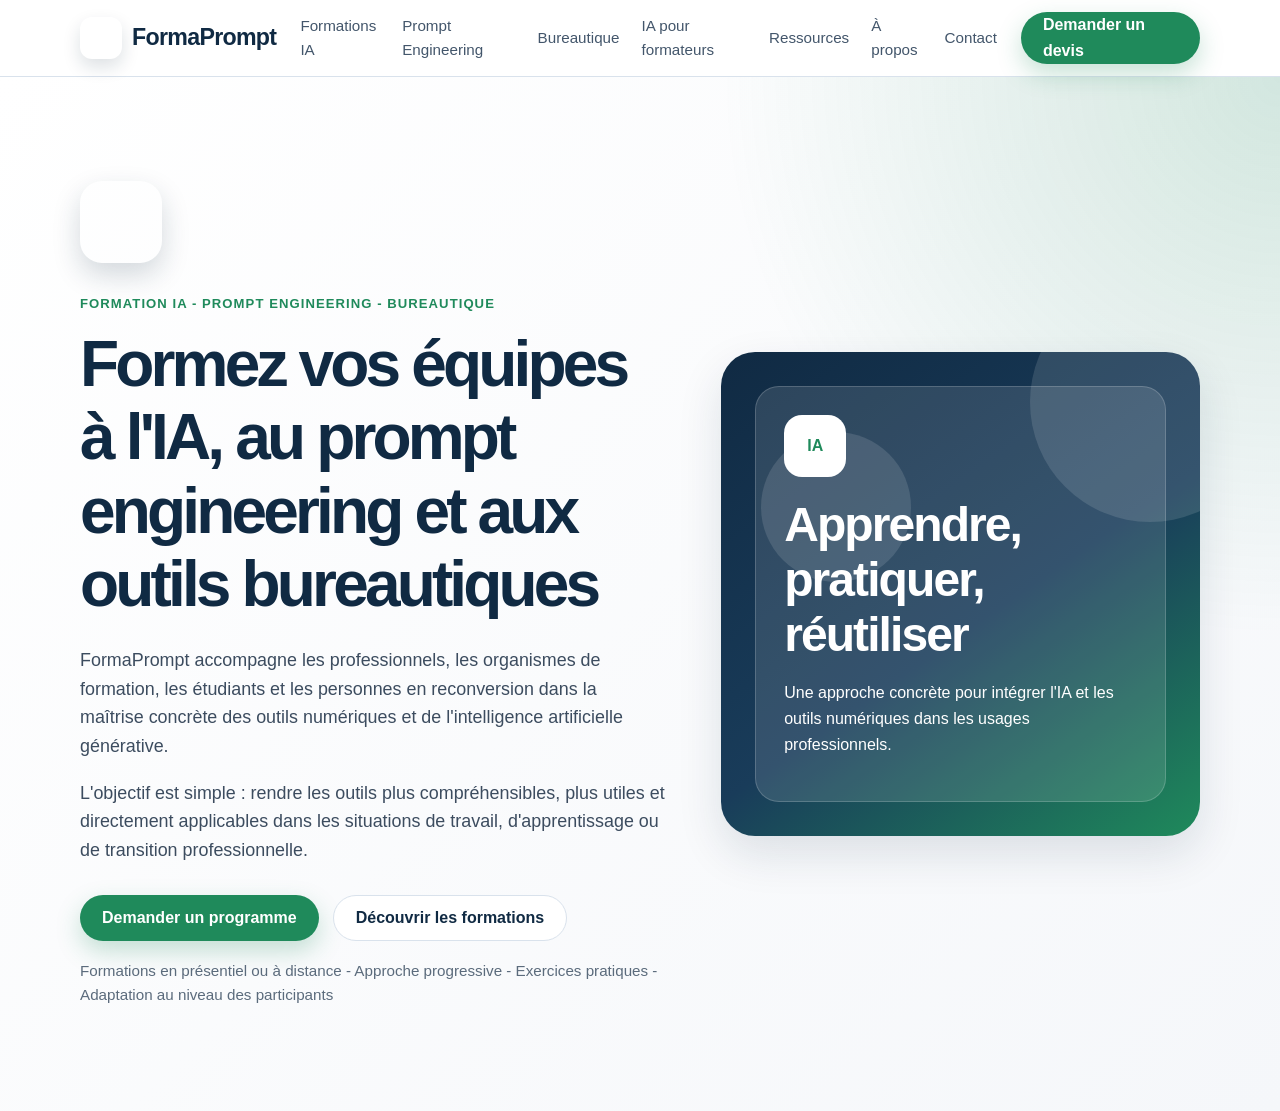
<file: index.html>
<!doctype html>
<html lang="fr">
<head>
  <meta charset="utf-8">
  <meta name="viewport" content="width=device-width, initial-scale=1">
  <title>FormaPrompt - Formation IA, Prompt Engineering et Bureautique</title>
  <meta name="description" content="FormaPrompt accompagne les professionnels, organismes de formation, étudiants et personnes en reconversion dans la maîtrise de l'IA générative, du prompt engineering, de l'AI Act et des outils bureautiques.">
  <link rel="icon" type="image/x-icon" href="favicon.ico">
  <link rel="icon" type="image/png" sizes="32x32" href="favicon-32x32.png">
  <link rel="apple-touch-icon" href="apple-touch-icon.png">
  <link rel="stylesheet" href="styles.css">
  <link rel="stylesheet" href="site-extra.css">
</head>
<body>
  <header class="site-header">
    <div class="container header-inner">
      <a class="logo" href="index.html" aria-label="Accueil FormaPrompt">FormaPrompt</a>
      <nav class="main-nav" aria-label="Navigation principale">
        <a href="formation-ia.html">Formations IA</a>
        <a href="prompt-engineering.html">Prompt Engineering</a>
        <a href="bureautique.html">Bureautique</a>
        <a href="ia-formateurs.html">IA pour formateurs</a>
        <a href="ressources.html">Ressources</a>
        <a href="a-propos.html">À propos</a>
        <a href="contact.html">Contact</a>
      </nav>
      <a class="btn btn-primary header-cta" href="contact.html">Demander un devis</a>
    </div>
  </header>

  <main id="top">
    <section class="hero section">
      <div class="container hero-grid">
        <div class="hero-content">
          <span class="logo-showcase"></span>
          <p class="eyebrow">Formation IA - Prompt Engineering - Bureautique</p>
          <h1>Formez vos équipes à l'IA, au prompt engineering et aux outils bureautiques</h1>
          <p class="hero-text">FormaPrompt accompagne les professionnels, les organismes de formation, les étudiants et les personnes en reconversion dans la maîtrise concrète des outils numériques et de l'intelligence artificielle générative.</p>
          <p class="hero-text">L'objectif est simple : rendre les outils plus compréhensibles, plus utiles et directement applicables dans les situations de travail, d'apprentissage ou de transition professionnelle.</p>
          <div class="hero-actions">
            <a class="btn btn-primary" href="contact.html">Demander un programme</a>
            <a class="btn btn-secondary" href="#formations">Découvrir les formations</a>
          </div>
          <p class="trust-line">Formations en présentiel ou à distance - Approche progressive - Exercices pratiques - Adaptation au niveau des participants</p>
        </div>
        <div class="hero-card" aria-label="Illustration pédagogique FormaPrompt">
          <div class="hero-card-content">
            <span class="hero-icon">IA</span>
            <h2>Apprendre, pratiquer, réutiliser</h2>
            <p>Une approche concrète pour intégrer l'IA et les outils numériques dans les usages professionnels.</p>
          </div>
        </div>
      </div>
    </section>
  </main>
</body>
</html>
</file>
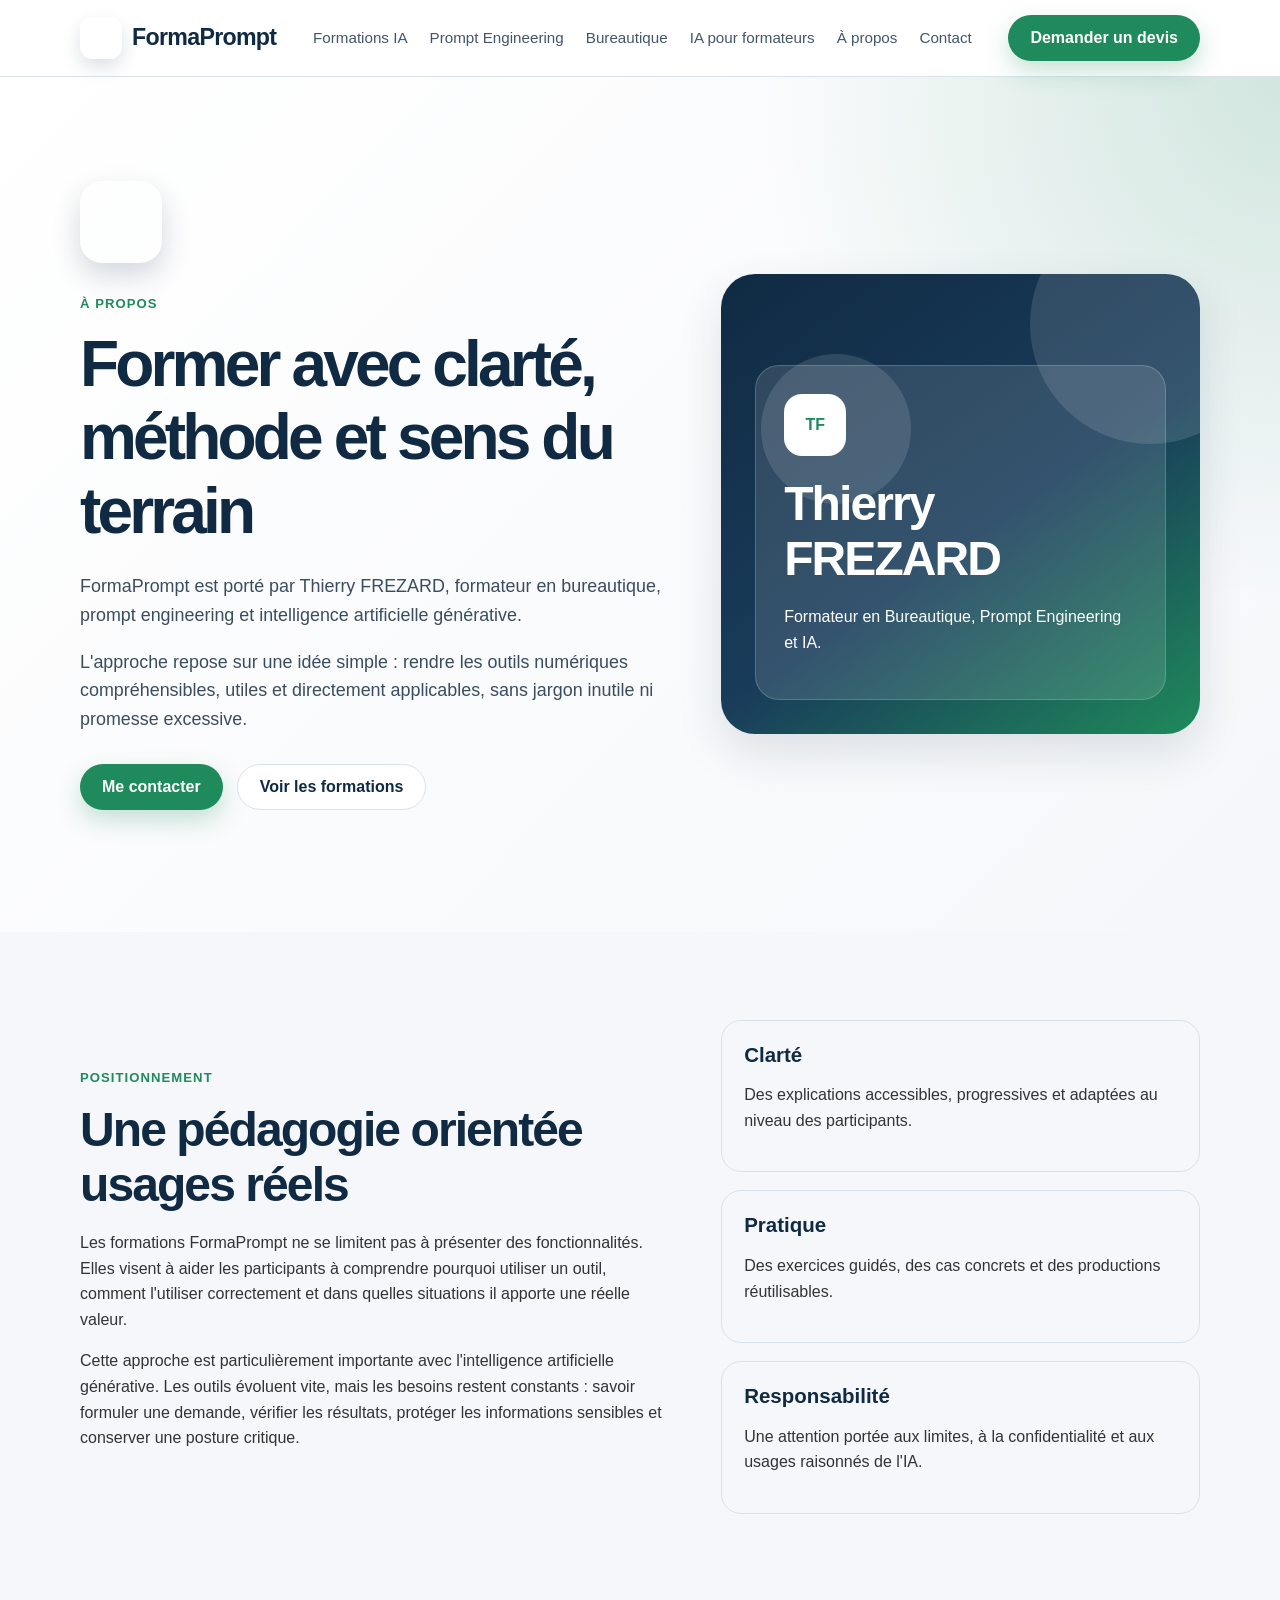
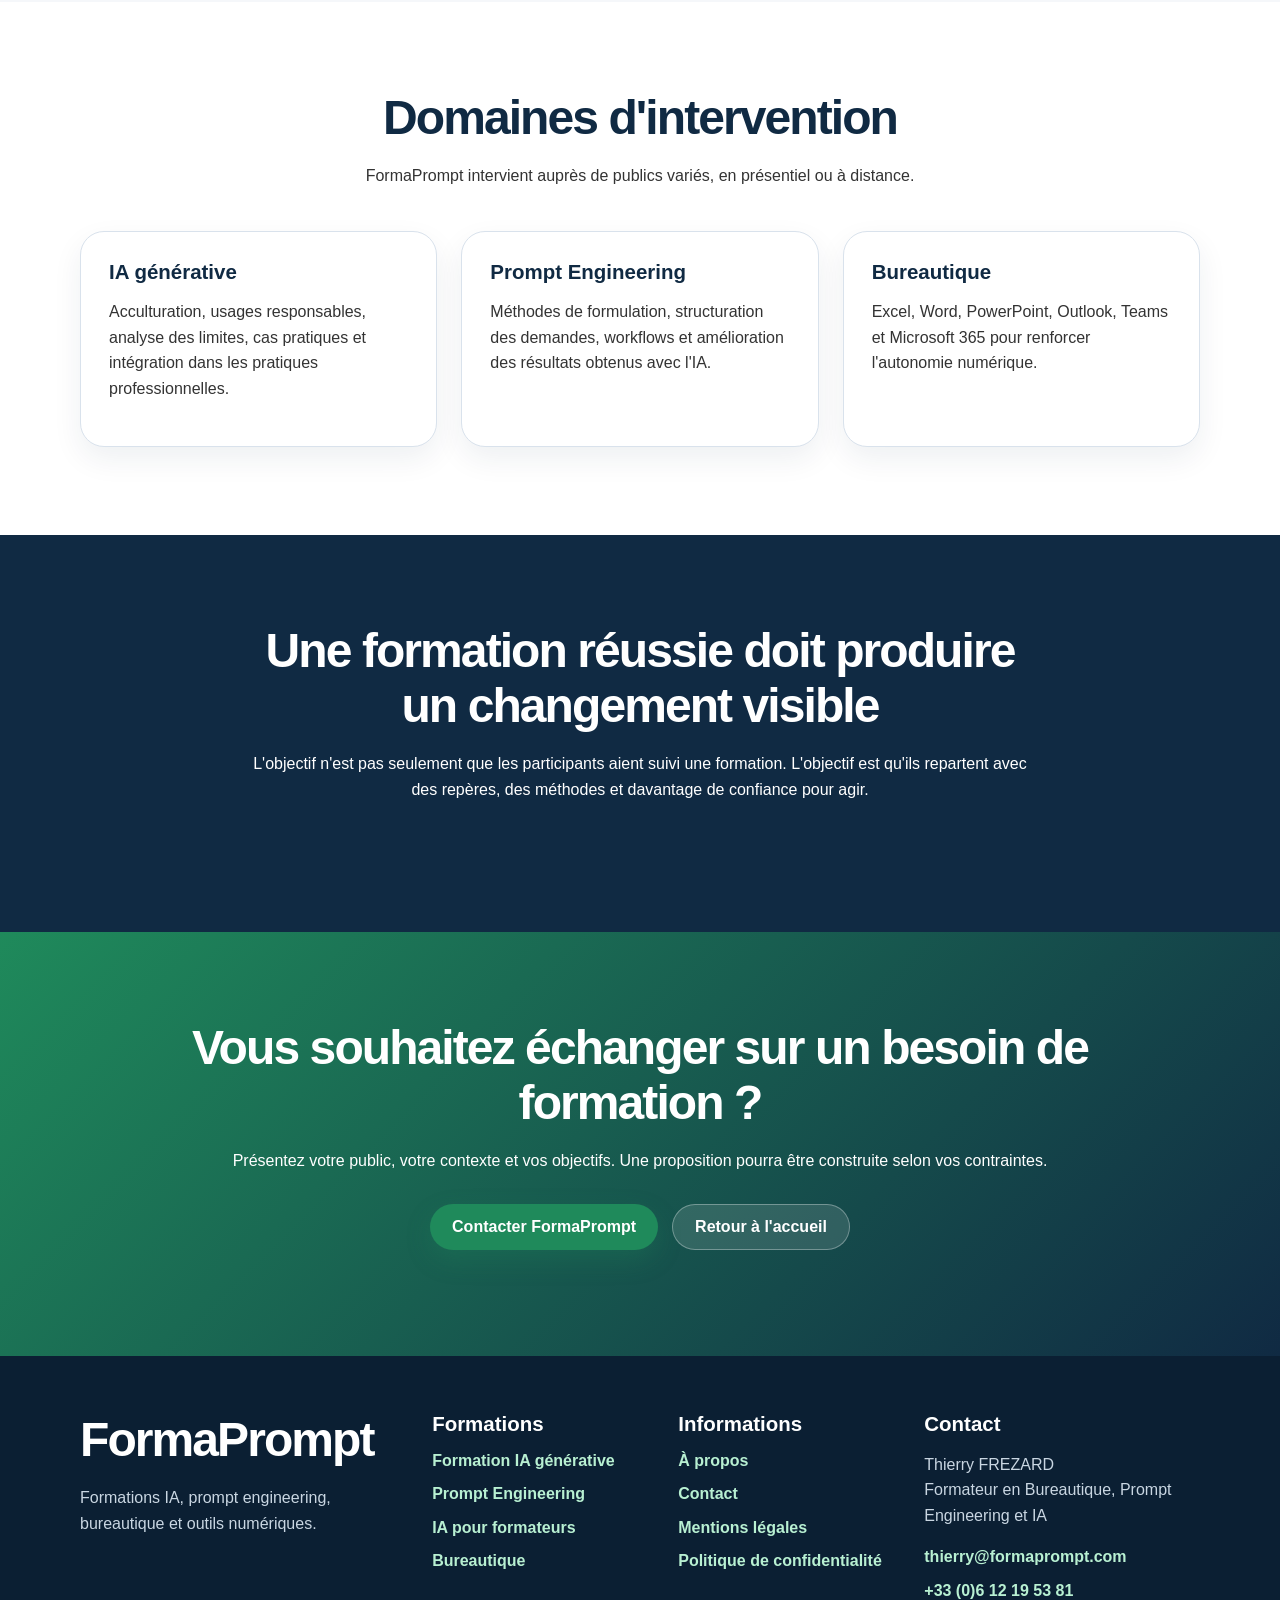
<file: a-propos.html>
<!doctype html>
<html lang="fr">
<head>
  <meta charset="utf-8">
  <meta name="viewport" content="width=device-width, initial-scale=1">
  <title>À propos - FormaPrompt</title>
  <meta name="description" content="Découvrez FormaPrompt et Thierry FREZARD, formateur en bureautique, prompt engineering et intelligence artificielle générative.">
  <link rel="stylesheet" href="styles.css">
  <link rel="stylesheet" href="site-extra.css">
</head>
<body>
  <header class="site-header">
    <div class="container header-inner">
      <a class="logo" href="index.html" aria-label="Accueil FormaPrompt">FormaPrompt</a>
      <nav class="main-nav" aria-label="Navigation principale">
        <a href="formation-ia.html">Formations IA</a>
        <a href="prompt-engineering.html">Prompt Engineering</a>
        <a href="bureautique.html">Bureautique</a>
        <a href="ia-formateurs.html">IA pour formateurs</a>
        <a href="a-propos.html">À propos</a>
        <a href="contact.html">Contact</a>
      </nav>
      <a class="btn btn-primary header-cta" href="contact.html">Demander un devis</a>
    </div>
  </header>

  <main>
    <section class="hero section">
      <div class="container hero-grid">
        <div>
          <span class="logo-showcase"></span>
          <p class="eyebrow">À propos</p>
          <h1>Former avec clarté, méthode et sens du terrain</h1>
          <p class="hero-text">FormaPrompt est porté par Thierry FREZARD, formateur en bureautique, prompt engineering et intelligence artificielle générative.</p>
          <p class="hero-text">L'approche repose sur une idée simple : rendre les outils numériques compréhensibles, utiles et directement applicables, sans jargon inutile ni promesse excessive.</p>
          <div class="hero-actions">
            <a class="btn btn-primary" href="contact.html">Me contacter</a>
            <a class="btn btn-secondary" href="index.html">Voir les formations</a>
          </div>
        </div>
        <div class="hero-card">
          <div class="hero-card-content">
            <span class="hero-icon">TF</span>
            <h2>Thierry FREZARD</h2>
            <p>Formateur en Bureautique, Prompt Engineering et IA.</p>
          </div>
        </div>
      </div>
    </section>

    <section class="section section-light">
      <div class="container split-grid">
        <div>
          <p class="eyebrow">Positionnement</p>
          <h2>Une pédagogie orientée usages réels</h2>
          <p>Les formations FormaPrompt ne se limitent pas à présenter des fonctionnalités. Elles visent à aider les participants à comprendre pourquoi utiliser un outil, comment l'utiliser correctement et dans quelles situations il apporte une réelle valeur.</p>
          <p>Cette approche est particulièrement importante avec l'intelligence artificielle générative. Les outils évoluent vite, mais les besoins restent constants : savoir formuler une demande, vérifier les résultats, protéger les informations sensibles et conserver une posture critique.</p>
        </div>
        <div class="feature-list">
          <div><h3>Clarté</h3><p>Des explications accessibles, progressives et adaptées au niveau des participants.</p></div>
          <div><h3>Pratique</h3><p>Des exercices guidés, des cas concrets et des productions réutilisables.</p></div>
          <div><h3>Responsabilité</h3><p>Une attention portée aux limites, à la confidentialité et aux usages raisonnés de l'IA.</p></div>
        </div>
      </div>
    </section>

    <section class="section">
      <div class="container">
        <div class="section-heading">
          <h2>Domaines d'intervention</h2>
          <p>FormaPrompt intervient auprès de publics variés, en présentiel ou à distance.</p>
        </div>
        <div class="cards three-columns">
          <article class="card"><h3>IA générative</h3><p>Acculturation, usages responsables, analyse des limites, cas pratiques et intégration dans les pratiques professionnelles.</p></article>
          <article class="card"><h3>Prompt Engineering</h3><p>Méthodes de formulation, structuration des demandes, workflows et amélioration des résultats obtenus avec l'IA.</p></article>
          <article class="card"><h3>Bureautique</h3><p>Excel, Word, PowerPoint, Outlook, Teams et Microsoft 365 pour renforcer l'autonomie numérique.</p></article>
        </div>
      </div>
    </section>

    <section class="section section-dark">
      <div class="container">
        <div class="section-heading narrow">
          <h2>Une formation réussie doit produire un changement visible</h2>
          <p>L'objectif n'est pas seulement que les participants aient suivi une formation. L'objectif est qu'ils repartent avec des repères, des méthodes et davantage de confiance pour agir.</p>
        </div>
      </div>
    </section>

    <section class="section cta-section">
      <div class="container cta-box">
        <h2>Vous souhaitez échanger sur un besoin de formation ?</h2>
        <p>Présentez votre public, votre contexte et vos objectifs. Une proposition pourra être construite selon vos contraintes.</p>
        <div class="hero-actions centered">
          <a class="btn btn-primary" href="contact.html">Contacter FormaPrompt</a>
          <a class="btn btn-secondary" href="index.html">Retour à l'accueil</a>
        </div>
      </div>
    </section>
  </main>

  <footer class="site-footer">
    <div class="container footer-grid">
      <div><h2>FormaPrompt</h2><p>Formations IA, prompt engineering, bureautique et outils numériques.</p></div>
      <div><h3>Formations</h3><a href="formation-ia.html">Formation IA générative</a><a href="prompt-engineering.html">Prompt Engineering</a><a href="ia-formateurs.html">IA pour formateurs</a><a href="bureautique.html">Bureautique</a></div>
      <div><h3>Informations</h3><a href="a-propos.html">À propos</a><a href="contact.html">Contact</a><a href="mentions-legales.html">Mentions légales</a><a href="politique-confidentialite.html">Politique de confidentialité</a></div>
      <div><h3>Contact</h3><p>Thierry FREZARD<br>Formateur en Bureautique, Prompt Engineering et IA</p><a href="mailto:thierry@formaprompt.com">thierry@formaprompt.com</a><a href="tel:+33612195381">+33 (0)6 12 19 53 81</a></div>
    </div>
  </footer>
</body>
</html>
</file>
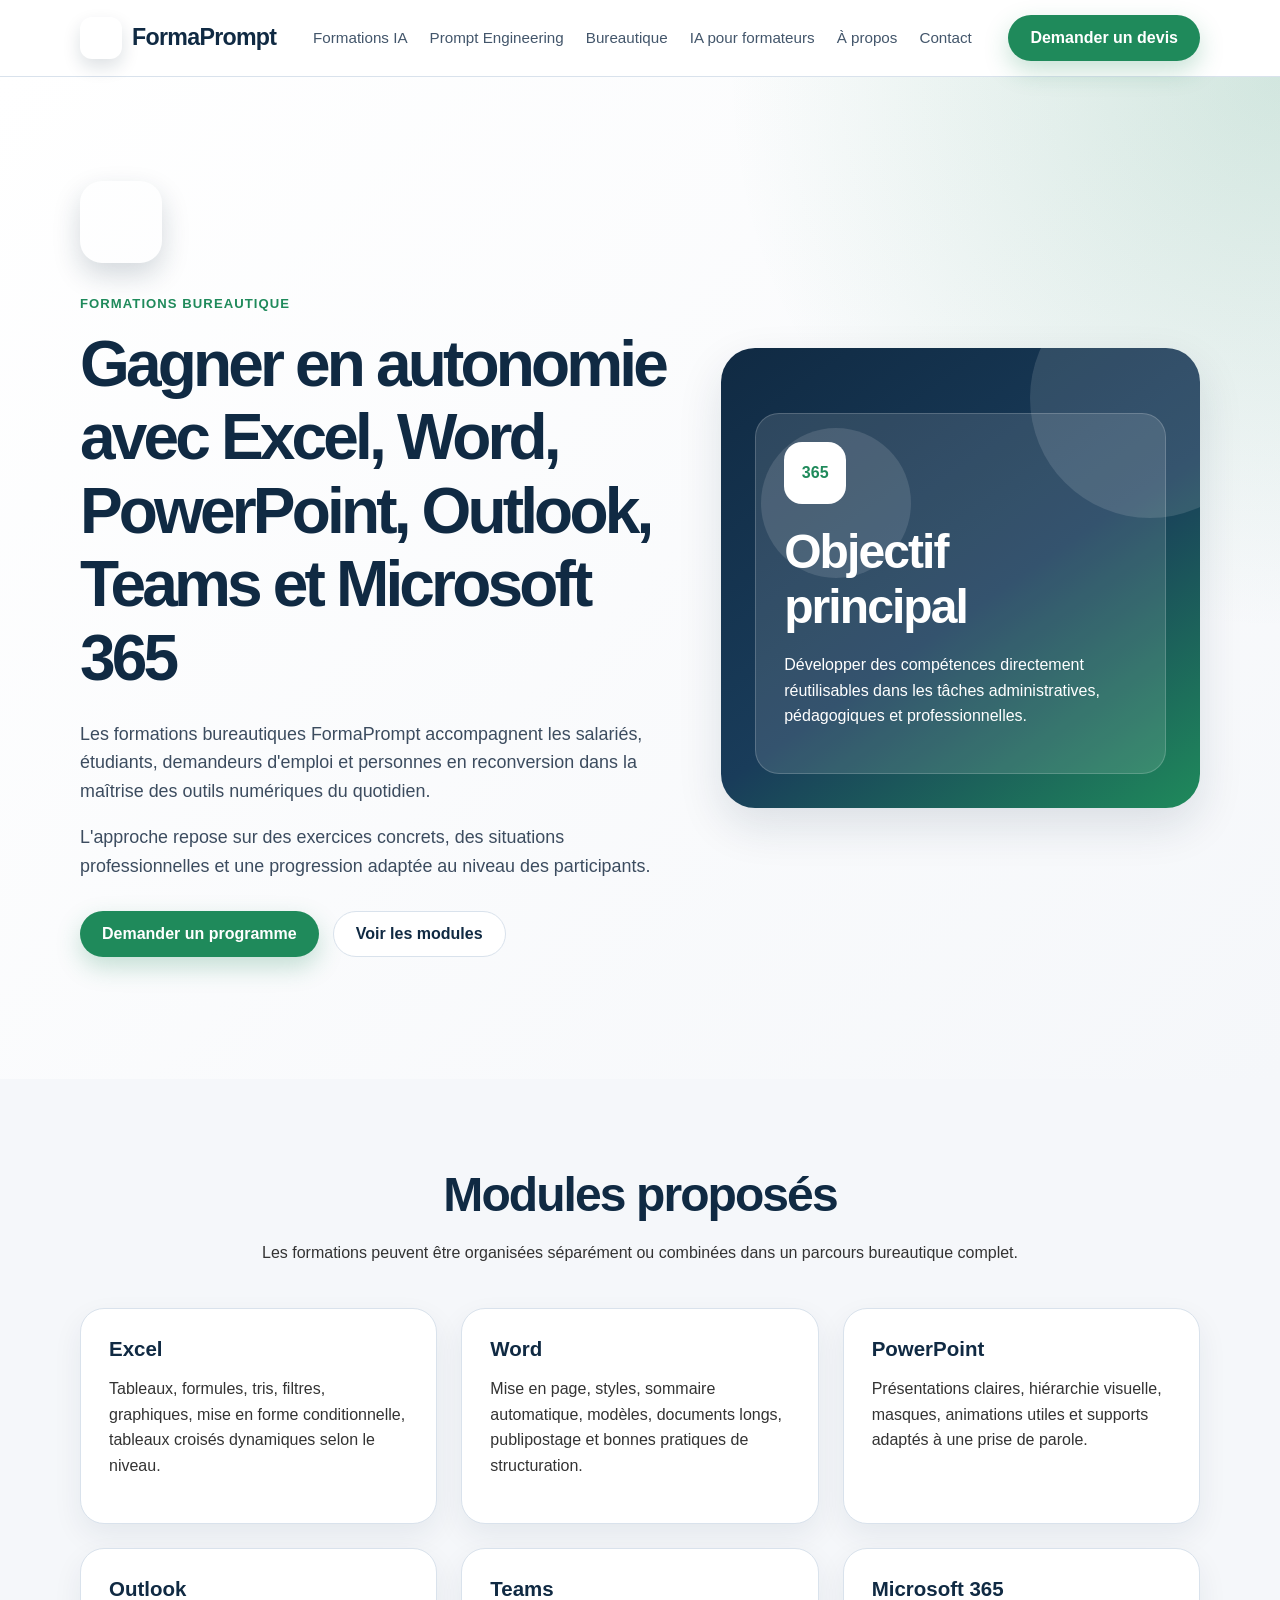
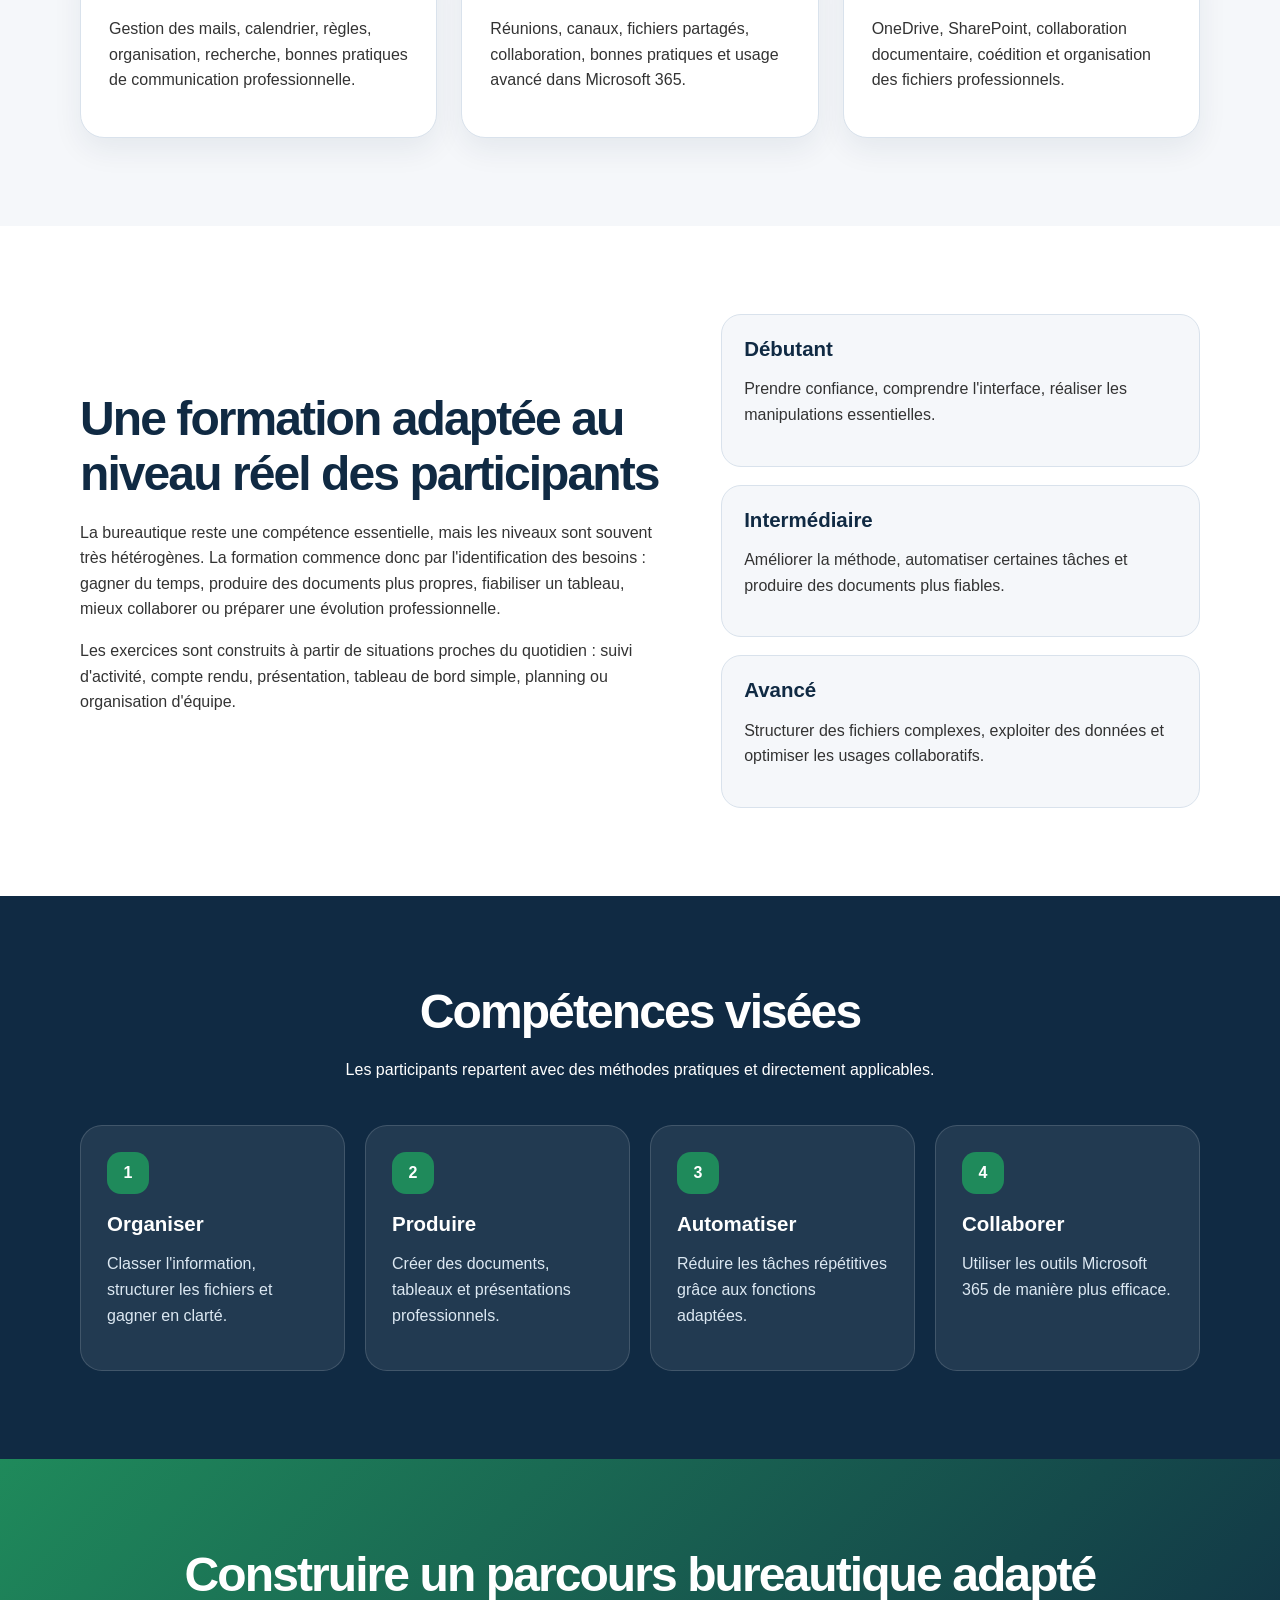
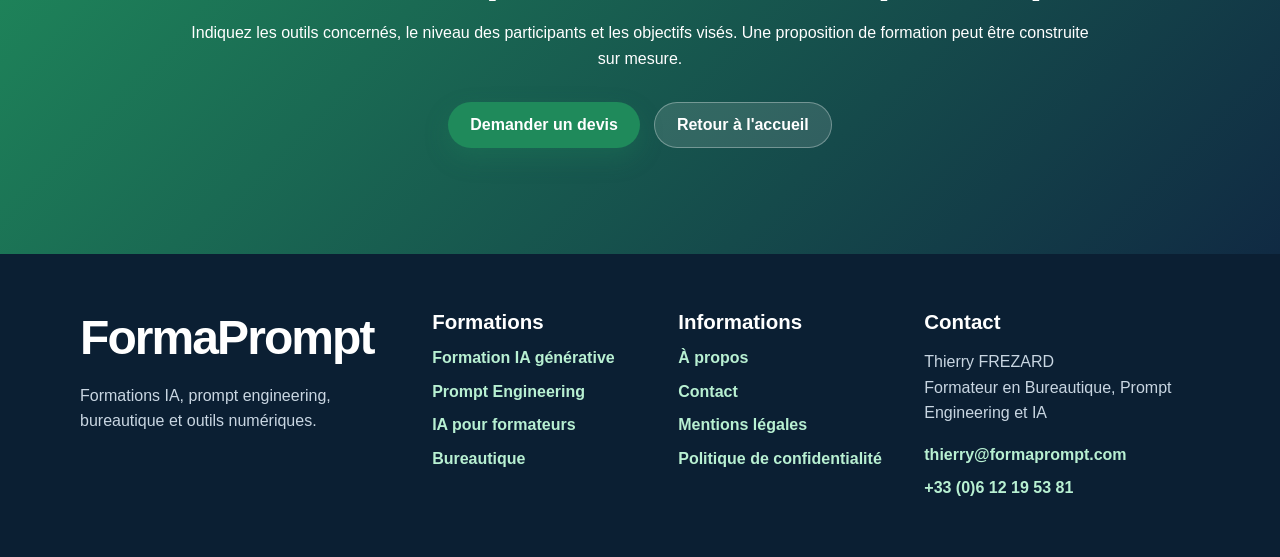
<file: bureautique.html>
<!doctype html>
<html lang="fr">
<head>
  <meta charset="utf-8">
  <meta name="viewport" content="width=device-width, initial-scale=1">
  <title>Formations bureautique - FormaPrompt</title>
  <meta name="description" content="Formations bureautique Excel, Word, PowerPoint, Outlook, Teams et Microsoft 365 pour développer l'autonomie numérique professionnelle.">
  <link rel="stylesheet" href="styles.css">
  <link rel="stylesheet" href="site-extra.css">
</head>
<body>
  <header class="site-header"><div class="container header-inner"><a class="logo" href="index.html">FormaPrompt</a><nav class="main-nav"><a href="formation-ia.html">Formations IA</a><a href="prompt-engineering.html">Prompt Engineering</a><a href="bureautique.html">Bureautique</a><a href="ia-formateurs.html">IA pour formateurs</a><a href="a-propos.html">À propos</a><a href="contact.html">Contact</a></nav><a class="btn btn-primary header-cta" href="contact.html">Demander un devis</a></div></header>
  <main>
    <section class="hero section"><div class="container hero-grid"><div><span class="logo-showcase"></span><p class="eyebrow">Formations bureautique</p><h1>Gagner en autonomie avec Excel, Word, PowerPoint, Outlook, Teams et Microsoft 365</h1><p class="hero-text">Les formations bureautiques FormaPrompt accompagnent les salariés, étudiants, demandeurs d'emploi et personnes en reconversion dans la maîtrise des outils numériques du quotidien.</p><p class="hero-text">L'approche repose sur des exercices concrets, des situations professionnelles et une progression adaptée au niveau des participants.</p><div class="hero-actions"><a class="btn btn-primary" href="contact.html">Demander un programme</a><a class="btn btn-secondary" href="#formations-bureautiques">Voir les modules</a></div></div><div class="hero-card"><div class="hero-card-content"><span class="hero-icon">365</span><h2>Objectif principal</h2><p>Développer des compétences directement réutilisables dans les tâches administratives, pédagogiques et professionnelles.</p></div></div></div></section>
    <section id="formations-bureautiques" class="section section-light"><div class="container"><div class="section-heading"><h2>Modules proposés</h2><p>Les formations peuvent être organisées séparément ou combinées dans un parcours bureautique complet.</p></div><div class="cards three-columns"><article class="card"><h3>Excel</h3><p>Tableaux, formules, tris, filtres, graphiques, mise en forme conditionnelle, tableaux croisés dynamiques selon le niveau.</p></article><article class="card"><h3>Word</h3><p>Mise en page, styles, sommaire automatique, modèles, documents longs, publipostage et bonnes pratiques de structuration.</p></article><article class="card"><h3>PowerPoint</h3><p>Présentations claires, hiérarchie visuelle, masques, animations utiles et supports adaptés à une prise de parole.</p></article><article class="card"><h3>Outlook</h3><p>Gestion des mails, calendrier, règles, organisation, recherche, bonnes pratiques de communication professionnelle.</p></article><article class="card"><h3>Teams</h3><p>Réunions, canaux, fichiers partagés, collaboration, bonnes pratiques et usage avancé dans Microsoft 365.</p></article><article class="card"><h3>Microsoft 365</h3><p>OneDrive, SharePoint, collaboration documentaire, coédition et organisation des fichiers professionnels.</p></article></div></div></section>
    <section class="section"><div class="container split-grid"><div><h2>Une formation adaptée au niveau réel des participants</h2><p>La bureautique reste une compétence essentielle, mais les niveaux sont souvent très hétérogènes. La formation commence donc par l'identification des besoins : gagner du temps, produire des documents plus propres, fiabiliser un tableau, mieux collaborer ou préparer une évolution professionnelle.</p><p>Les exercices sont construits à partir de situations proches du quotidien : suivi d'activité, compte rendu, présentation, tableau de bord simple, planning ou organisation d'équipe.</p></div><div class="feature-list"><div><h3>Débutant</h3><p>Prendre confiance, comprendre l'interface, réaliser les manipulations essentielles.</p></div><div><h3>Intermédiaire</h3><p>Améliorer la méthode, automatiser certaines tâches et produire des documents plus fiables.</p></div><div><h3>Avancé</h3><p>Structurer des fichiers complexes, exploiter des données et optimiser les usages collaboratifs.</p></div></div></div></section>
    <section class="section section-dark"><div class="container"><div class="section-heading narrow"><h2>Compétences visées</h2><p>Les participants repartent avec des méthodes pratiques et directement applicables.</p></div><div class="steps"><article class="step"><span>1</span><h3>Organiser</h3><p>Classer l'information, structurer les fichiers et gagner en clarté.</p></article><article class="step"><span>2</span><h3>Produire</h3><p>Créer des documents, tableaux et présentations professionnels.</p></article><article class="step"><span>3</span><h3>Automatiser</h3><p>Réduire les tâches répétitives grâce aux fonctions adaptées.</p></article><article class="step"><span>4</span><h3>Collaborer</h3><p>Utiliser les outils Microsoft 365 de manière plus efficace.</p></article></div></div></section>
    <section class="section cta-section"><div class="container cta-box"><h2>Construire un parcours bureautique adapté</h2><p>Indiquez les outils concernés, le niveau des participants et les objectifs visés. Une proposition de formation peut être construite sur mesure.</p><div class="hero-actions centered"><a class="btn btn-primary" href="contact.html">Demander un devis</a><a class="btn btn-secondary" href="index.html">Retour à l'accueil</a></div></div></section>
  </main>
  <footer class="site-footer"><div class="container footer-grid"><div><h2>FormaPrompt</h2><p>Formations IA, prompt engineering, bureautique et outils numériques.</p></div><div><h3>Formations</h3><a href="formation-ia.html">Formation IA générative</a><a href="prompt-engineering.html">Prompt Engineering</a><a href="ia-formateurs.html">IA pour formateurs</a><a href="bureautique.html">Bureautique</a></div><div><h3>Informations</h3><a href="a-propos.html">À propos</a><a href="contact.html">Contact</a><a href="mentions-legales.html">Mentions légales</a><a href="politique-confidentialite.html">Politique de confidentialité</a></div><div><h3>Contact</h3><p>Thierry FREZARD<br>Formateur en Bureautique, Prompt Engineering et IA</p><a href="mailto:thierry@formaprompt.com">thierry@formaprompt.com</a><a href="tel:+33612195381">+33 (0)6 12 19 53 81</a></div></div></footer>
</body>
</html>
</file>
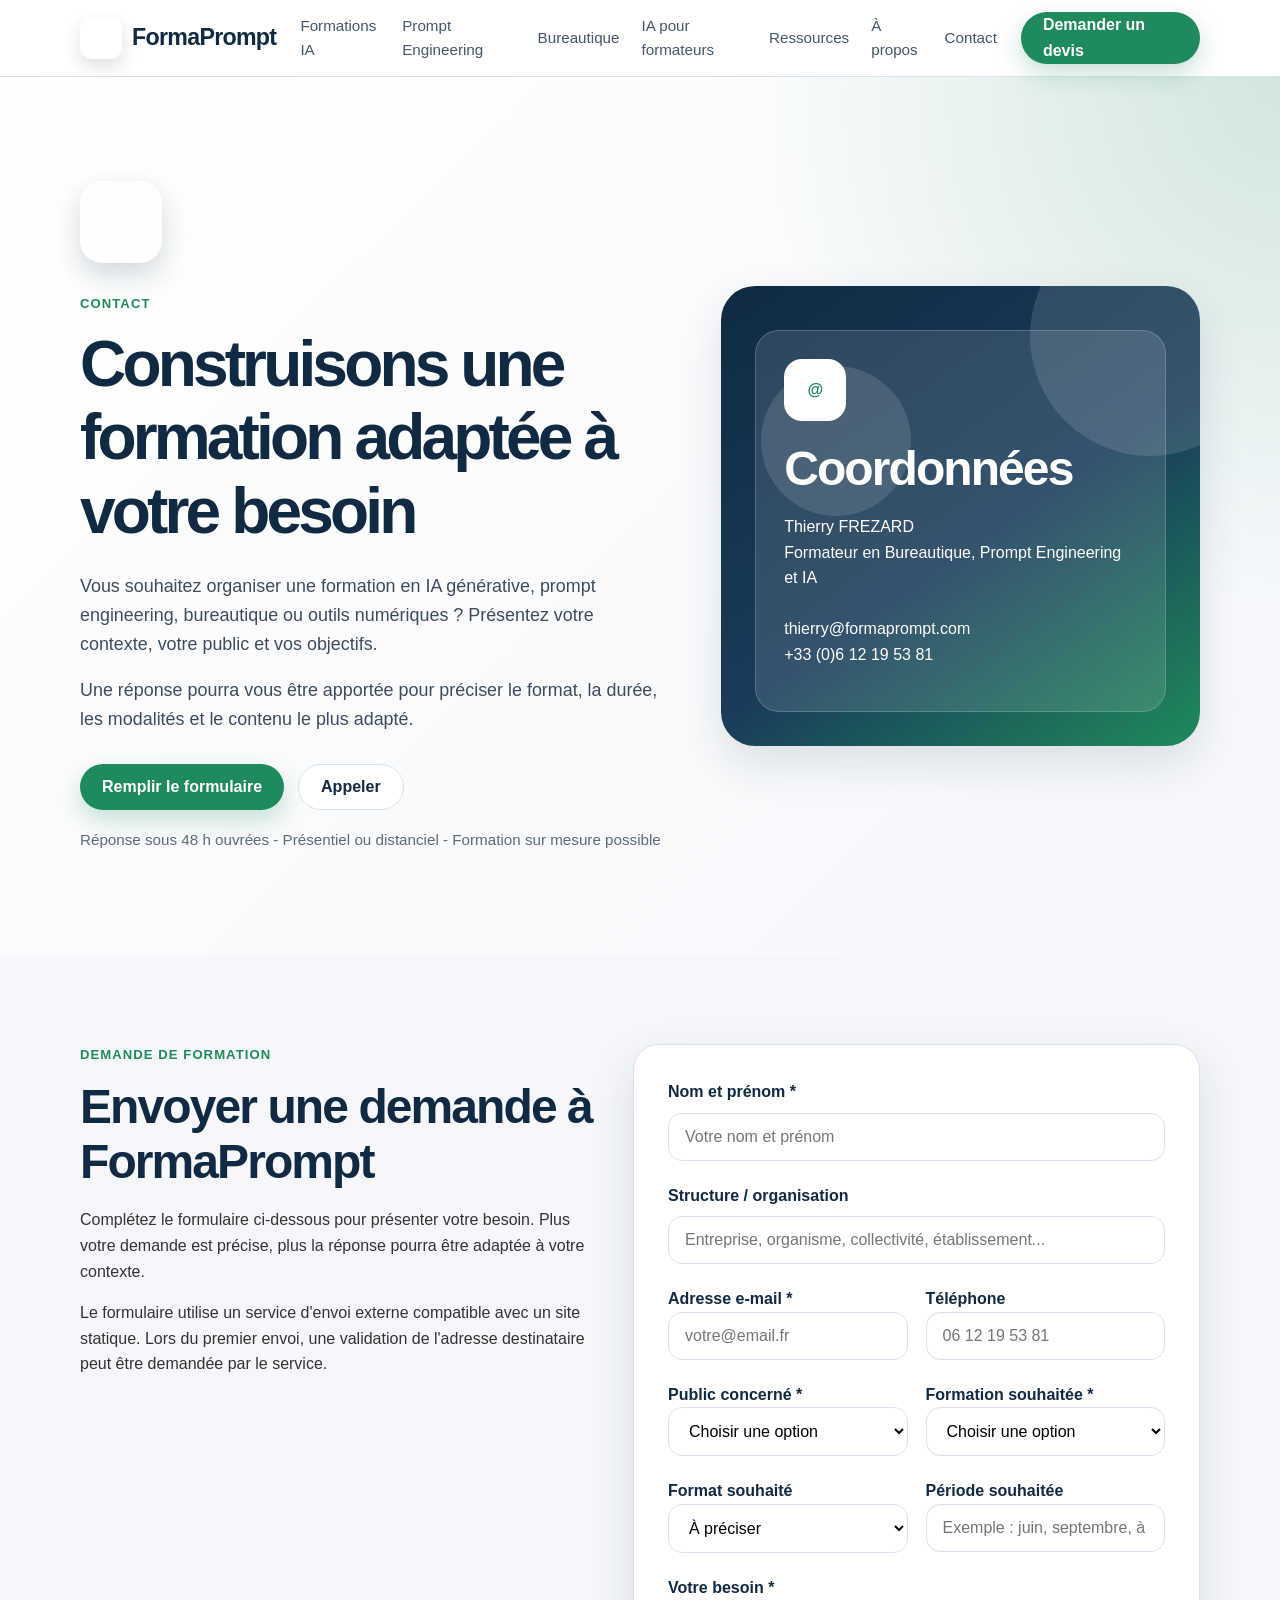
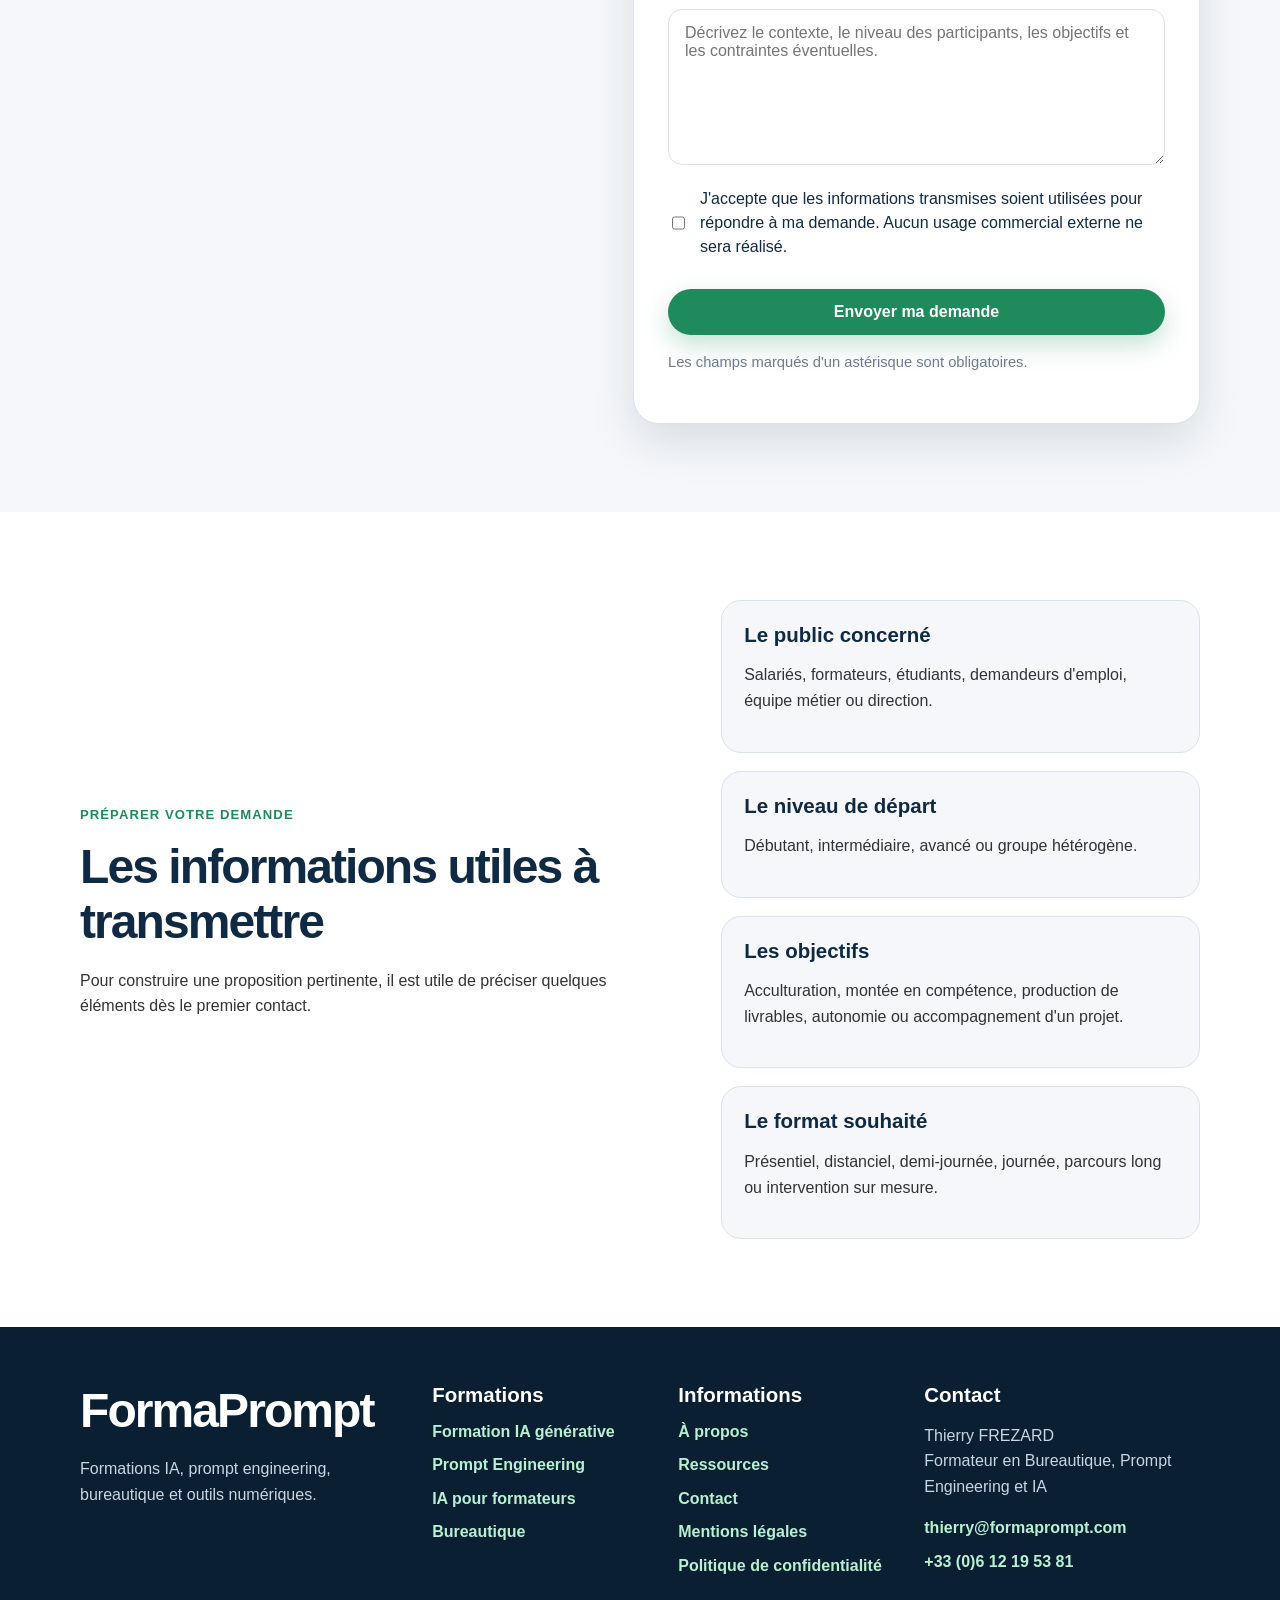
<file: contact.html>
<!doctype html>
<html lang="fr">
<head>
  <meta charset="utf-8">
  <meta name="viewport" content="width=device-width, initial-scale=1">
  <title>Contact - FormaPrompt</title>
  <meta name="description" content="Contactez FormaPrompt pour une demande de devis, un programme de formation ou une formation sur mesure en IA, prompt engineering ou bureautique.">
  <link rel="icon" type="image/x-icon" href="favicon.ico">
  <link rel="icon" type="image/png" sizes="32x32" href="favicon-32x32.png">
  <link rel="apple-touch-icon" href="apple-touch-icon.png">
  <link rel="stylesheet" href="styles.css">
  <link rel="stylesheet" href="site-extra.css">
</head>
<body>
  <header class="site-header">
    <div class="container header-inner">
      <a class="logo" href="index.html" aria-label="Accueil FormaPrompt">FormaPrompt</a>
      <nav class="main-nav" aria-label="Navigation principale">
        <a href="formation-ia.html">Formations IA</a>
        <a href="prompt-engineering.html">Prompt Engineering</a>
        <a href="bureautique.html">Bureautique</a>
        <a href="ia-formateurs.html">IA pour formateurs</a>
        <a href="ressources.html">Ressources</a>
        <a href="a-propos.html">À propos</a>
        <a href="contact.html">Contact</a>
      </nav>
      <a class="btn btn-primary header-cta" href="#formulaire-contact">Demander un devis</a>
    </div>
  </header>

  <main>
    <section class="hero section">
      <div class="container hero-grid">
        <div>
          <span class="logo-showcase"></span>
          <p class="eyebrow">Contact</p>
          <h1>Construisons une formation adaptée à votre besoin</h1>
          <p class="hero-text">Vous souhaitez organiser une formation en IA générative, prompt engineering, bureautique ou outils numériques ? Présentez votre contexte, votre public et vos objectifs.</p>
          <p class="hero-text">Une réponse pourra vous être apportée pour préciser le format, la durée, les modalités et le contenu le plus adapté.</p>
          <div class="hero-actions">
            <a class="btn btn-primary" href="#formulaire-contact">Remplir le formulaire</a>
            <a class="btn btn-secondary" href="tel:+33612195381">Appeler</a>
          </div>
          <p class="trust-line">Réponse sous 48 h ouvrées - Présentiel ou distanciel - Formation sur mesure possible</p>
        </div>
        <div class="hero-card">
          <div class="hero-card-content">
            <span class="hero-icon">@</span>
            <h2>Coordonnées</h2>
            <p>Thierry FREZARD<br>Formateur en Bureautique, Prompt Engineering et IA<br><br>thierry@formaprompt.com<br>+33 (0)6 12 19 53 81</p>
          </div>
        </div>
      </div>
    </section>

    <section id="formulaire-contact" class="section section-light">
      <div class="container contact-grid">
        <div>
          <p class="eyebrow">Demande de formation</p>
          <h2>Envoyer une demande à FormaPrompt</h2>
          <p>Complétez le formulaire ci-dessous pour présenter votre besoin. Plus votre demande est précise, plus la réponse pourra être adaptée à votre contexte.</p>
          <p>Le formulaire utilise un service d'envoi externe compatible avec un site statique. Lors du premier envoi, une validation de l'adresse destinataire peut être demandée par le service.</p>
        </div>

        <form class="form-box" action="https://formsubmit.co/thierry@formaprompt.com" method="POST">
          <input type="hidden" name="_subject" value="Nouvelle demande de formation - FormaPrompt">
          <input type="hidden" name="_captcha" value="false">
          <input type="hidden" name="_template" value="table">
          <input type="hidden" name="_next" value="https://formaprompt.github.io/Site-formation-/merci.html">
          <input type="text" name="_honey" style="display:none">

          <div class="form-row">
            <label for="nom">Nom et prénom *</label>
            <input id="nom" name="Nom et prénom" type="text" required placeholder="Votre nom et prénom">
          </div>

          <div class="form-row">
            <label for="structure">Structure / organisation</label>
            <input id="structure" name="Structure" type="text" placeholder="Entreprise, organisme, collectivité, établissement...">
          </div>

          <div class="form-row two-fields">
            <div>
              <label for="email">Adresse e-mail *</label>
              <input id="email" name="Email" type="email" required placeholder="votre@email.fr">
            </div>
            <div>
              <label for="telephone">Téléphone</label>
              <input id="telephone" name="Téléphone" type="tel" placeholder="06 12 19 53 81">
            </div>
          </div>

          <div class="form-row two-fields">
            <div>
              <label for="public">Public concerné *</label>
              <select id="public" name="Public concerné" required>
                <option value="">Choisir une option</option>
                <option>Dirigeants / PME</option>
                <option>Organisme de formation</option>
                <option>Salariés</option>
                <option>Personnes en reconversion</option>
                <option>Étudiants</option>
                <option>Collectivité / institution</option>
                <option>Autre</option>
              </select>
            </div>
            <div>
              <label for="formation">Formation souhaitée *</label>
              <select id="formation" name="Formation souhaitée" required>
                <option value="">Choisir une option</option>
                <option>IA générative</option>
                <option>Prompt Engineering</option>
                <option>IA pour formateurs</option>
                <option>Bureautique / Microsoft 365</option>
                <option>AI Act et littératie IA</option>
                <option>Formation sur mesure</option>
              </select>
            </div>
          </div>

          <div class="form-row two-fields">
            <div>
              <label for="format">Format souhaité</label>
              <select id="format" name="Format souhaité">
                <option value="">À préciser</option>
                <option>Présentiel</option>
                <option>Distanciel</option>
                <option>Hybride</option>
                <option>À définir</option>
              </select>
            </div>
            <div>
              <label for="periode">Période souhaitée</label>
              <input id="periode" name="Période souhaitée" type="text" placeholder="Exemple : juin, septembre, à définir...">
            </div>
          </div>

          <div class="form-row">
            <label for="message">Votre besoin *</label>
            <textarea id="message" name="Message" rows="7" required placeholder="Décrivez le contexte, le niveau des participants, les objectifs et les contraintes éventuelles."></textarea>
          </div>

          <div class="form-row checkbox-row">
            <label>
              <input type="checkbox" name="Consentement RGPD" value="Oui" required>
              J'accepte que les informations transmises soient utilisées pour répondre à ma demande. Aucun usage commercial externe ne sera réalisé.
            </label>
          </div>

          <button class="btn btn-primary form-submit" type="submit">Envoyer ma demande</button>
          <p class="form-note">Les champs marqués d'un astérisque sont obligatoires.</p>
        </form>
      </div>
    </section>

    <section class="section">
      <div class="container split-grid">
        <div>
          <p class="eyebrow">Préparer votre demande</p>
          <h2>Les informations utiles à transmettre</h2>
          <p>Pour construire une proposition pertinente, il est utile de préciser quelques éléments dès le premier contact.</p>
        </div>
        <div class="feature-list">
          <div><h3>Le public concerné</h3><p>Salariés, formateurs, étudiants, demandeurs d'emploi, équipe métier ou direction.</p></div>
          <div><h3>Le niveau de départ</h3><p>Débutant, intermédiaire, avancé ou groupe hétérogène.</p></div>
          <div><h3>Les objectifs</h3><p>Acculturation, montée en compétence, production de livrables, autonomie ou accompagnement d'un projet.</p></div>
          <div><h3>Le format souhaité</h3><p>Présentiel, distanciel, demi-journée, journée, parcours long ou intervention sur mesure.</p></div>
        </div>
      </div>
    </section>
  </main>

  <footer class="site-footer">
    <div class="container footer-grid">
      <div><h2>FormaPrompt</h2><p>Formations IA, prompt engineering, bureautique et outils numériques.</p></div>
      <div><h3>Formations</h3><a href="formation-ia.html">Formation IA générative</a><a href="prompt-engineering.html">Prompt Engineering</a><a href="ia-formateurs.html">IA pour formateurs</a><a href="bureautique.html">Bureautique</a></div>
      <div><h3>Informations</h3><a href="a-propos.html">À propos</a><a href="ressources.html">Ressources</a><a href="contact.html">Contact</a><a href="mentions-legales.html">Mentions légales</a><a href="politique-confidentialite.html">Politique de confidentialité</a></div>
      <div><h3>Contact</h3><p>Thierry FREZARD<br>Formateur en Bureautique, Prompt Engineering et IA</p><a href="mailto:thierry@formaprompt.com">thierry@formaprompt.com</a><a href="tel:+33612195381">+33 (0)6 12 19 53 81</a></div>
    </div>
  </footer>
</body>
</html>
</file>
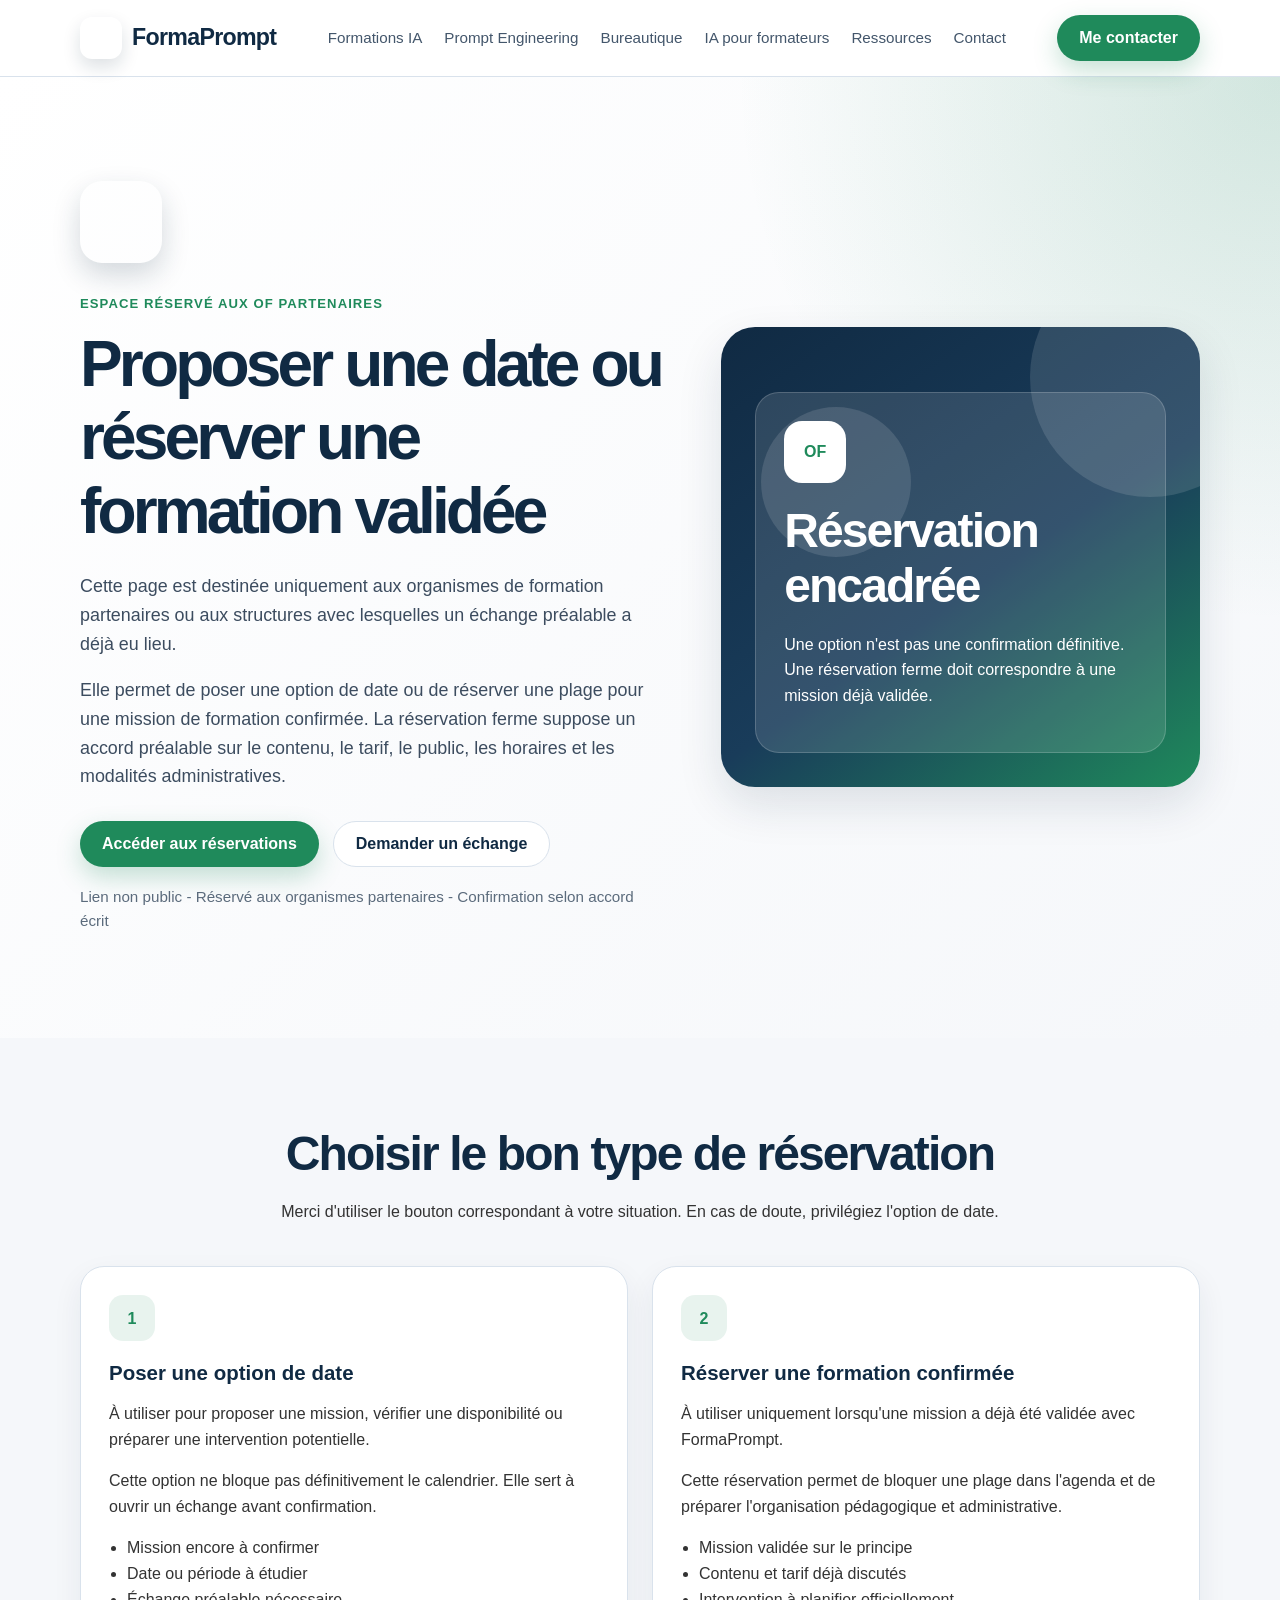
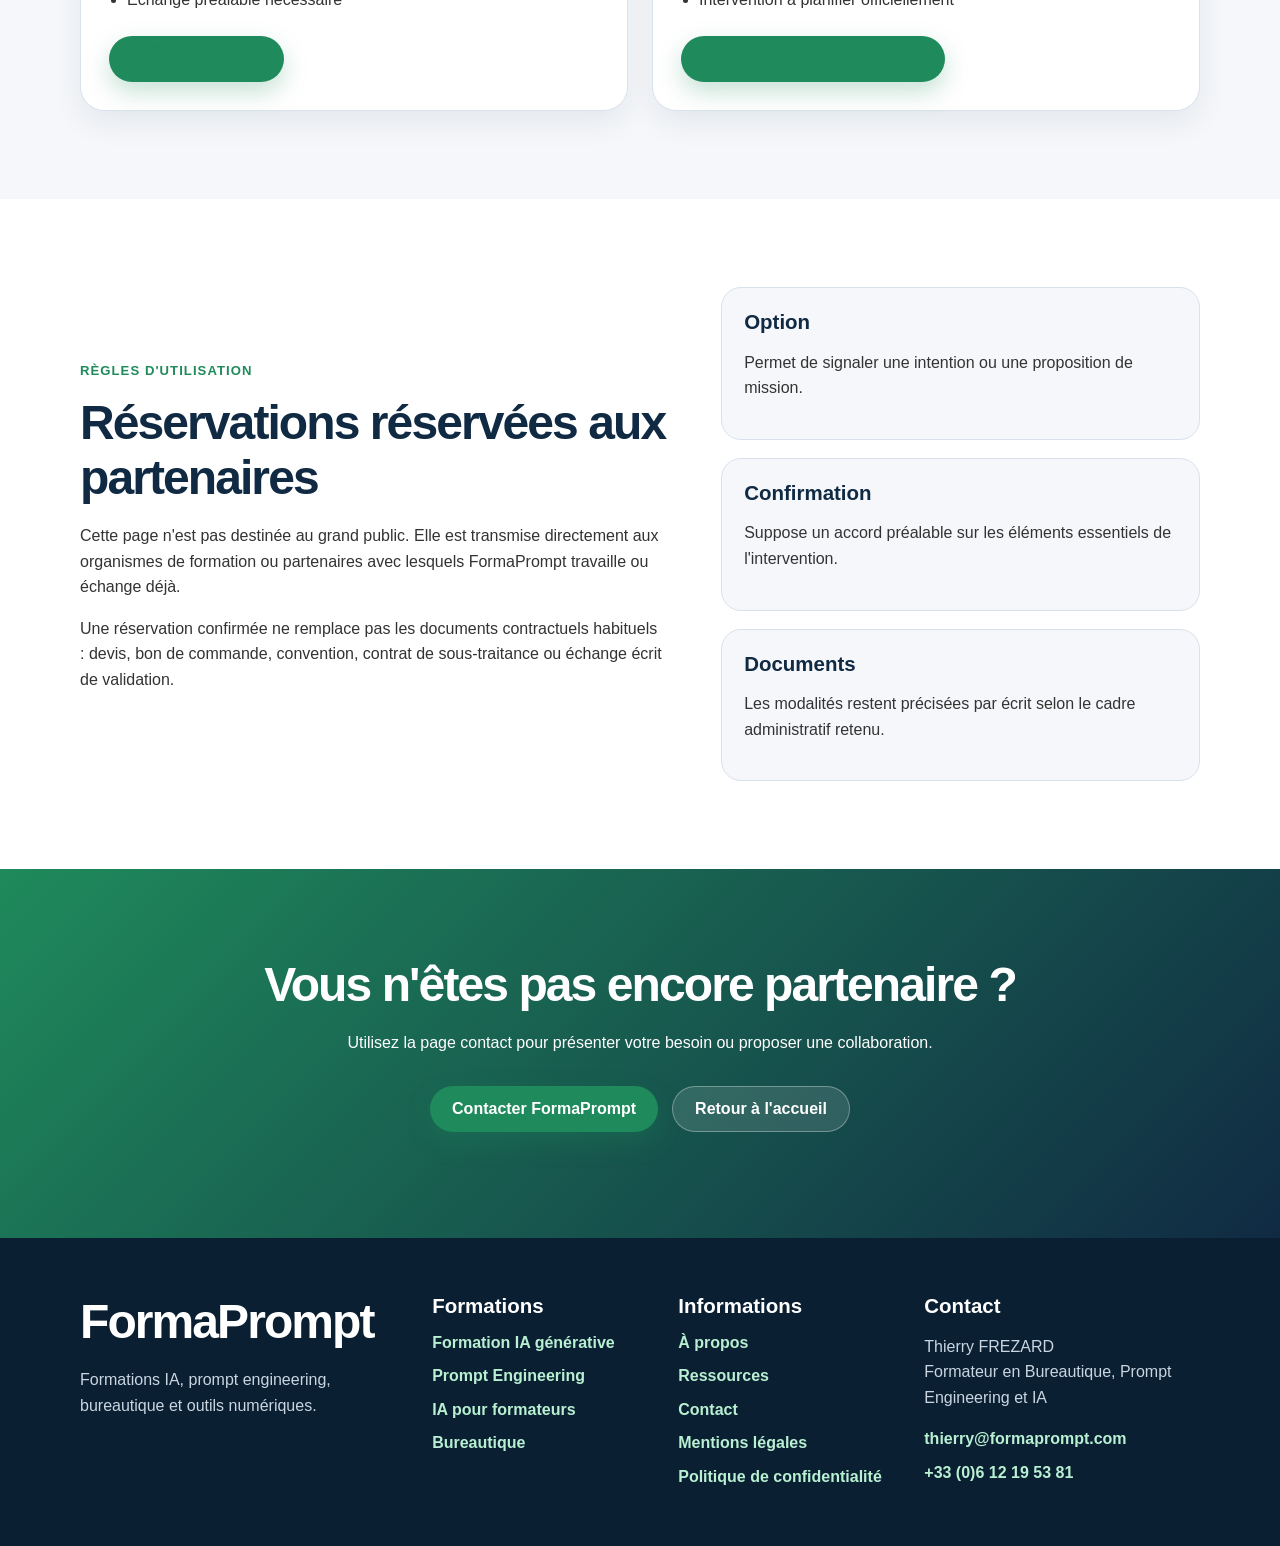
<file: disponibilites.html>
<!doctype html>
<html lang="fr">
<head>
  <meta charset="utf-8">
  <meta name="viewport" content="width=device-width, initial-scale=1">
  <meta name="robots" content="noindex, nofollow">
  <title>Espace OF partenaires - Réservation FormaPrompt</title>
  <meta name="description" content="Espace de réservation réservé aux organismes de formation partenaires de FormaPrompt.">
  <link rel="icon" type="image/x-icon" href="favicon.ico">
  <link rel="icon" type="image/png" sizes="32x32" href="favicon-32x32.png">
  <link rel="apple-touch-icon" href="apple-touch-icon.png">
  <link rel="stylesheet" href="styles.css">
  <link rel="stylesheet" href="site-extra.css">
</head>
<body>
  <header class="site-header">
    <div class="container header-inner">
      <a class="logo" href="index.html" aria-label="Accueil FormaPrompt">FormaPrompt</a>
      <nav class="main-nav" aria-label="Navigation principale">
        <a href="formation-ia.html">Formations IA</a>
        <a href="prompt-engineering.html">Prompt Engineering</a>
        <a href="bureautique.html">Bureautique</a>
        <a href="ia-formateurs.html">IA pour formateurs</a>
        <a href="ressources.html">Ressources</a>
        <a href="contact.html">Contact</a>
      </nav>
      <a class="btn btn-primary header-cta" href="contact.html">Me contacter</a>
    </div>
  </header>

  <main>
    <section class="hero section">
      <div class="container hero-grid">
        <div>
          <span class="logo-showcase"></span>
          <p class="eyebrow">Espace réservé aux OF partenaires</p>
          <h1>Proposer une date ou réserver une formation validée</h1>
          <p class="hero-text">Cette page est destinée uniquement aux organismes de formation partenaires ou aux structures avec lesquelles un échange préalable a déjà eu lieu.</p>
          <p class="hero-text">Elle permet de poser une option de date ou de réserver une plage pour une mission de formation confirmée. La réservation ferme suppose un accord préalable sur le contenu, le tarif, le public, les horaires et les modalités administratives.</p>
          <div class="hero-actions">
            <a class="btn btn-primary" href="#reservation-of">Accéder aux réservations</a>
            <a class="btn btn-secondary" href="contact.html">Demander un échange</a>
          </div>
          <p class="trust-line">Lien non public - Réservé aux organismes partenaires - Confirmation selon accord écrit</p>
        </div>
        <div class="hero-card">
          <div class="hero-card-content">
            <span class="hero-icon">OF</span>
            <h2>Réservation encadrée</h2>
            <p>Une option n'est pas une confirmation définitive. Une réservation ferme doit correspondre à une mission déjà validée.</p>
          </div>
        </div>
      </div>
    </section>

    <section id="reservation-of" class="section section-light">
      <div class="container">
        <div class="section-heading">
          <h2>Choisir le bon type de réservation</h2>
          <p>Merci d'utiliser le bouton correspondant à votre situation. En cas de doute, privilégiez l'option de date.</p>
        </div>
        <div class="cards two-columns">
          <article class="card training-card">
            <span class="card-icon">1</span>
            <h3>Poser une option de date</h3>
            <p>À utiliser pour proposer une mission, vérifier une disponibilité ou préparer une intervention potentielle.</p>
            <p>Cette option ne bloque pas définitivement le calendrier. Elle sert à ouvrir un échange avant confirmation.</p>
            <ul>
              <li>Mission encore à confirmer</li>
              <li>Date ou période à étudier</li>
              <li>Échange préalable nécessaire</li>
            </ul>
            <a class="btn btn-primary" href="https://calendar.app.google/zpGFBtRk7YQ2ZmiB9" target="_blank" rel="noopener noreferrer">Poser une option</a>
          </article>

          <article class="card training-card">
            <span class="card-icon">2</span>
            <h3>Réserver une formation confirmée</h3>
            <p>À utiliser uniquement lorsqu'une mission a déjà été validée avec FormaPrompt.</p>
            <p>Cette réservation permet de bloquer une plage dans l'agenda et de préparer l'organisation pédagogique et administrative.</p>
            <ul>
              <li>Mission validée sur le principe</li>
              <li>Contenu et tarif déjà discutés</li>
              <li>Intervention à planifier officiellement</li>
            </ul>
            <a class="btn btn-primary" href="https://calendar.app.google/DC59pVVeDYzGgih3A" target="_blank" rel="noopener noreferrer">Réserver une date confirmée</a>
          </article>
        </div>
      </div>
    </section>

    <section class="section">
      <div class="container split-grid">
        <div>
          <p class="eyebrow">Règles d'utilisation</p>
          <h2>Réservations réservées aux partenaires</h2>
          <p>Cette page n'est pas destinée au grand public. Elle est transmise directement aux organismes de formation ou partenaires avec lesquels FormaPrompt travaille ou échange déjà.</p>
          <p>Une réservation confirmée ne remplace pas les documents contractuels habituels : devis, bon de commande, convention, contrat de sous-traitance ou échange écrit de validation.</p>
        </div>
        <div class="feature-list">
          <div><h3>Option</h3><p>Permet de signaler une intention ou une proposition de mission.</p></div>
          <div><h3>Confirmation</h3><p>Suppose un accord préalable sur les éléments essentiels de l'intervention.</p></div>
          <div><h3>Documents</h3><p>Les modalités restent précisées par écrit selon le cadre administratif retenu.</p></div>
        </div>
      </div>
    </section>

    <section class="section cta-section">
      <div class="container cta-box">
        <h2>Vous n'êtes pas encore partenaire ?</h2>
        <p>Utilisez la page contact pour présenter votre besoin ou proposer une collaboration.</p>
        <div class="hero-actions centered">
          <a class="btn btn-primary" href="contact.html">Contacter FormaPrompt</a>
          <a class="btn btn-secondary" href="index.html">Retour à l'accueil</a>
        </div>
      </div>
    </section>
  </main>

  <footer class="site-footer">
    <div class="container footer-grid">
      <div><h2>FormaPrompt</h2><p>Formations IA, prompt engineering, bureautique et outils numériques.</p></div>
      <div><h3>Formations</h3><a href="formation-ia.html">Formation IA générative</a><a href="prompt-engineering.html">Prompt Engineering</a><a href="ia-formateurs.html">IA pour formateurs</a><a href="bureautique.html">Bureautique</a></div>
      <div><h3>Informations</h3><a href="a-propos.html">À propos</a><a href="ressources.html">Ressources</a><a href="contact.html">Contact</a><a href="mentions-legales.html">Mentions légales</a><a href="politique-confidentialite.html">Politique de confidentialité</a></div>
      <div><h3>Contact</h3><p>Thierry FREZARD<br>Formateur en Bureautique, Prompt Engineering et IA</p><a href="mailto:thierry@formaprompt.com">thierry@formaprompt.com</a><a href="tel:+33612195381">+33 (0)6 12 19 53 81</a></div>
    </div>
  </footer>
</body>
</html>
</file>
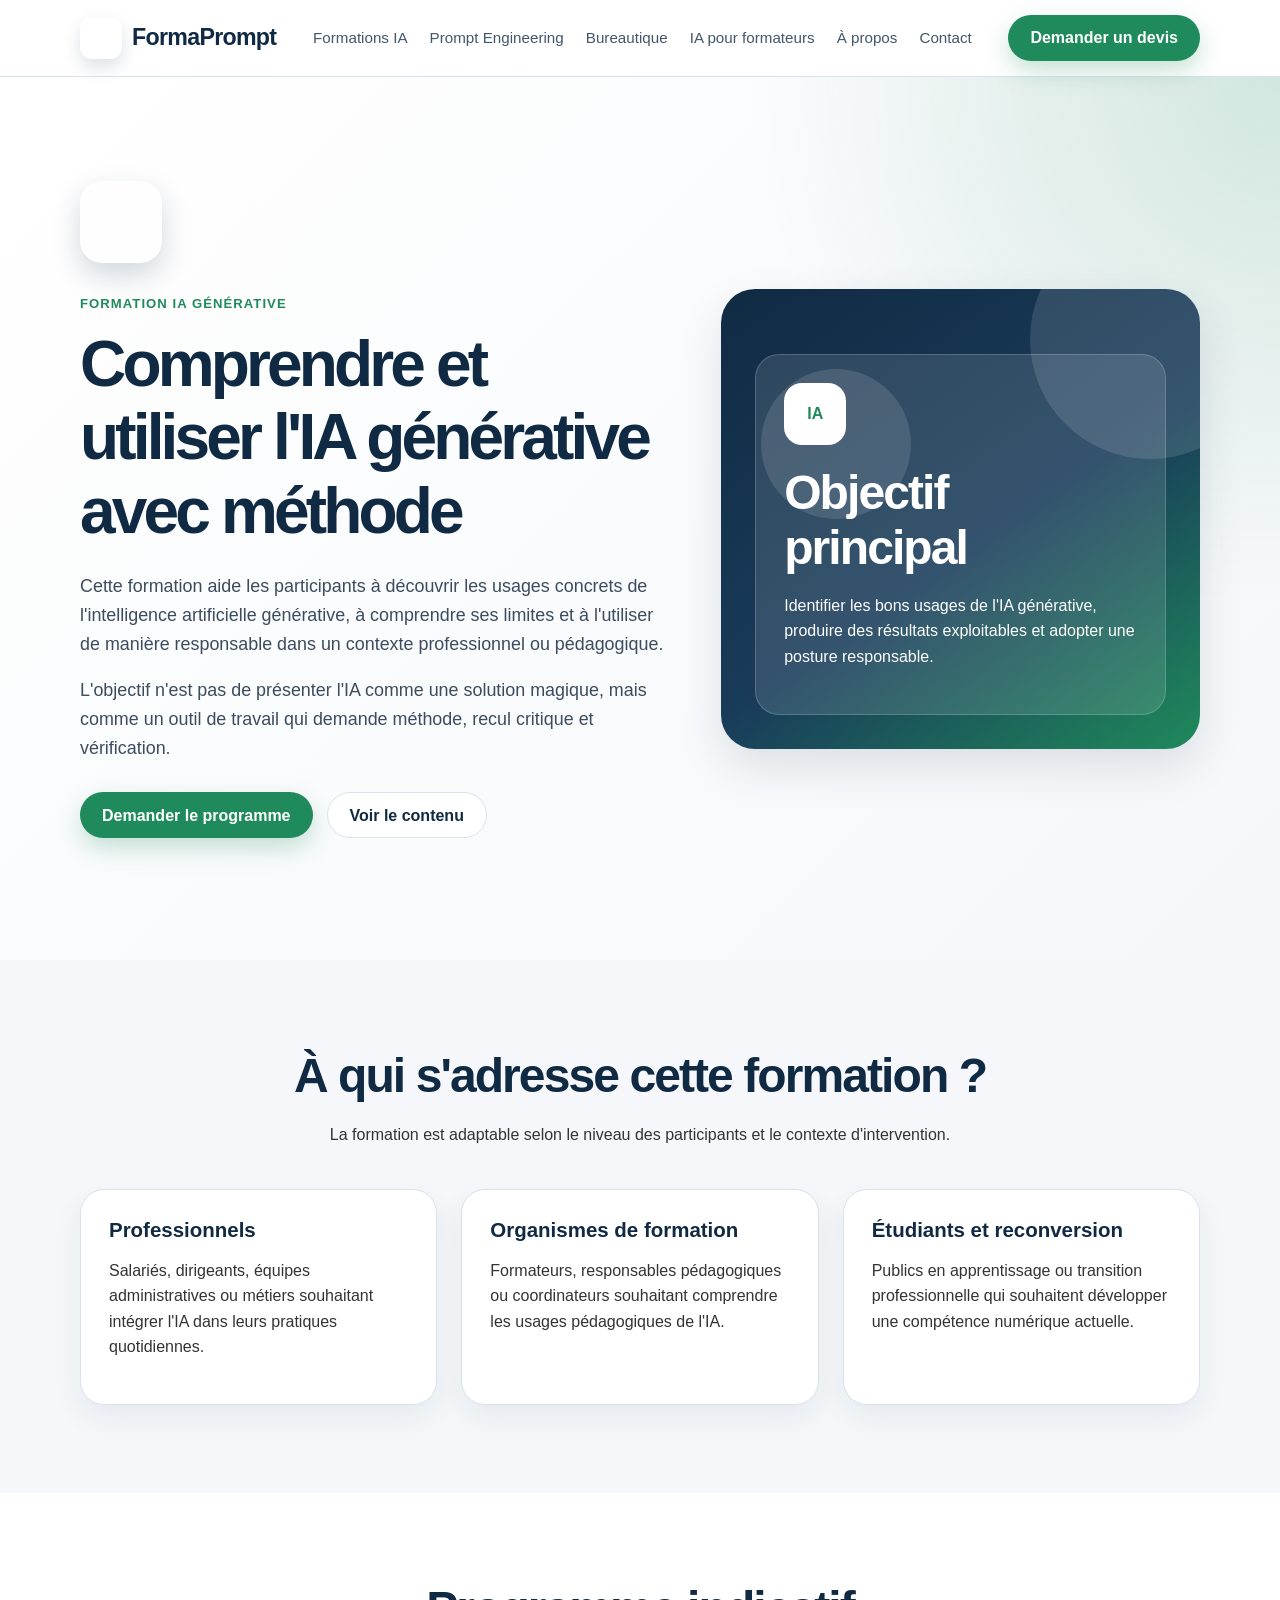
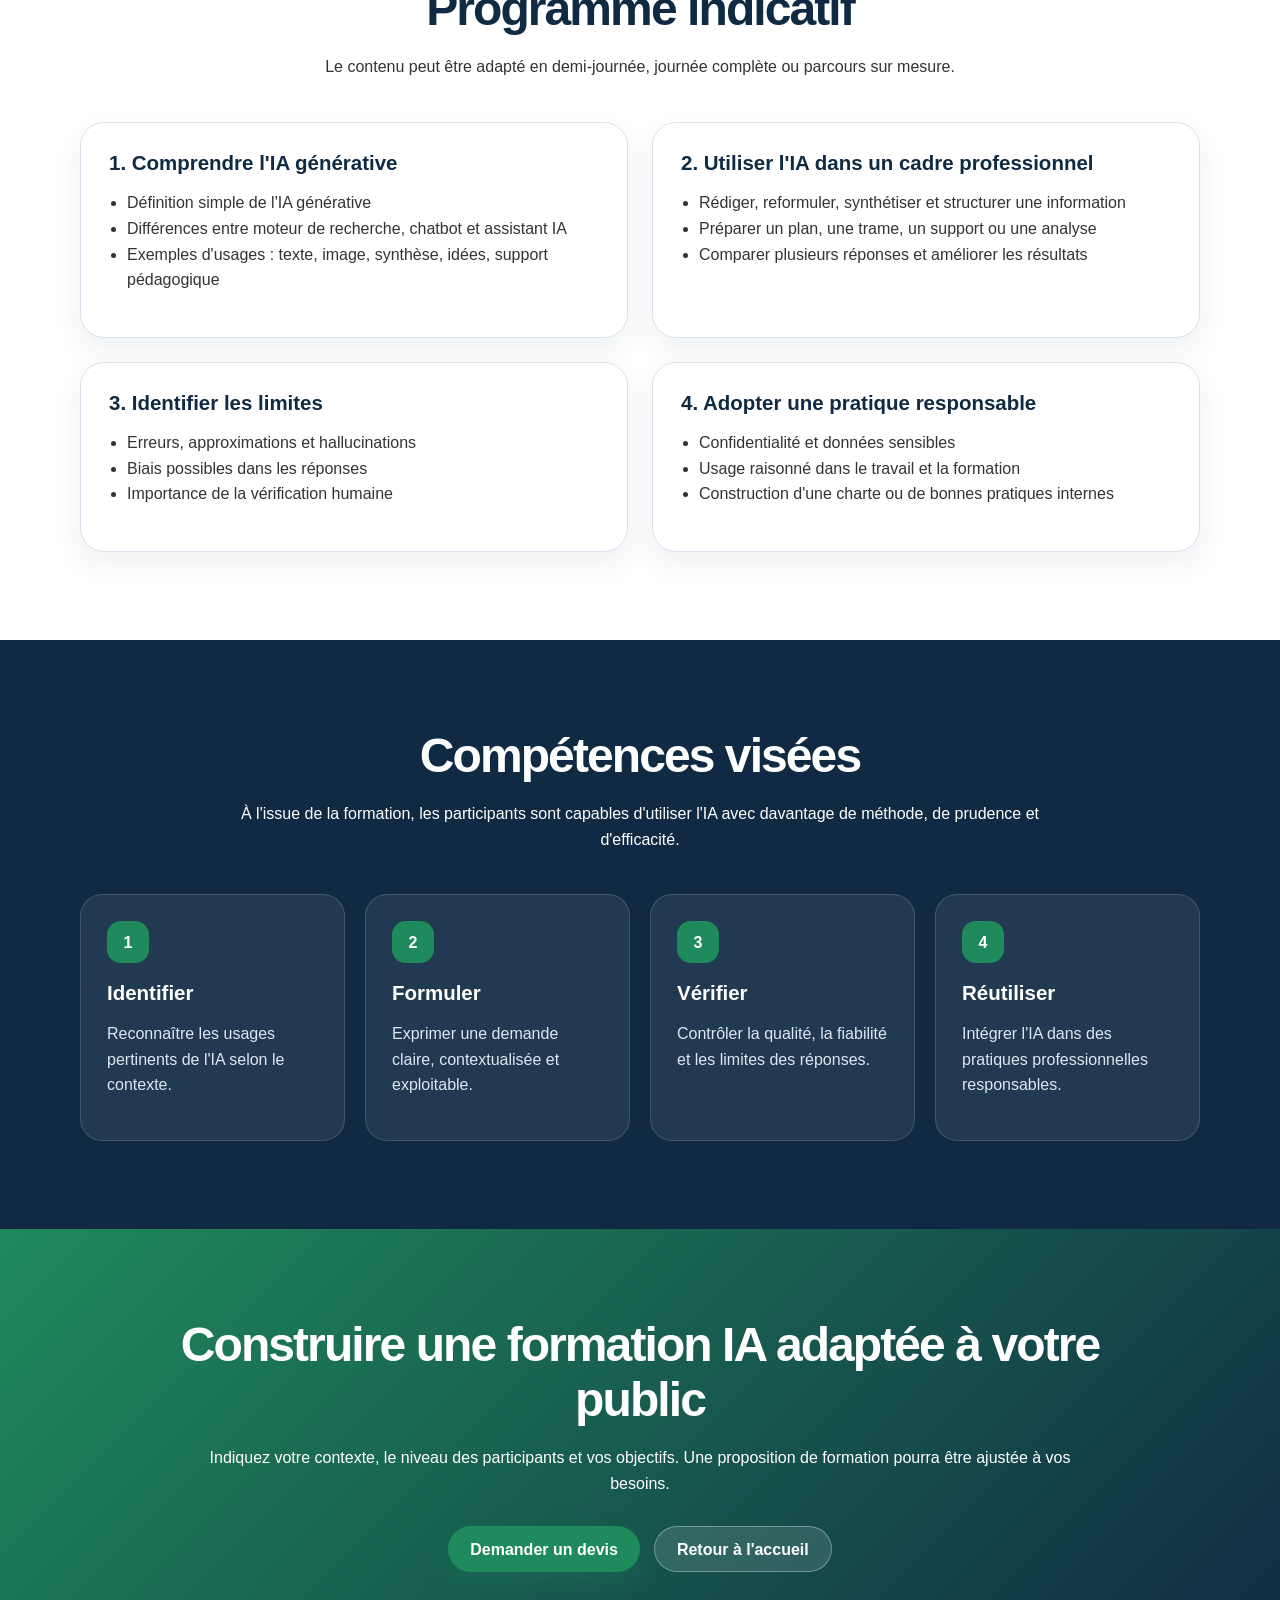
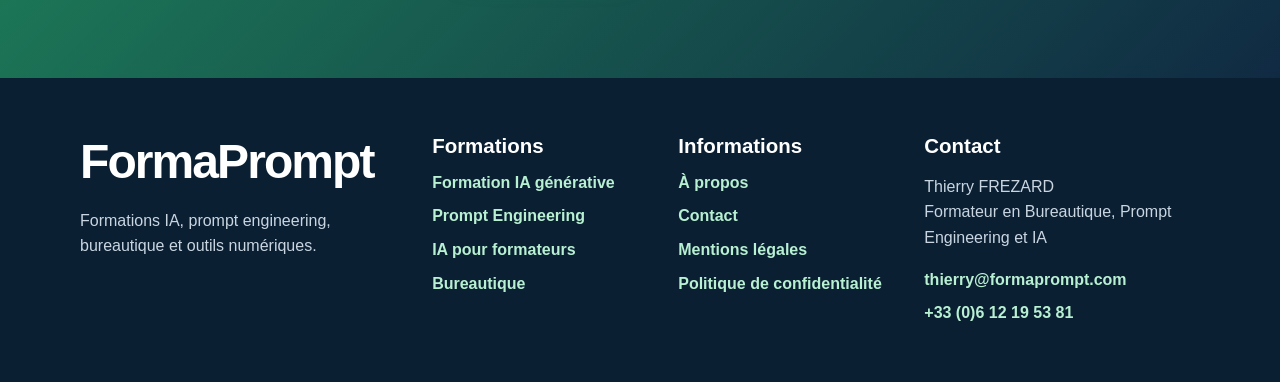
<file: formation-ia.html>
<!doctype html>
<html lang="fr">
<head>
  <meta charset="utf-8">
  <meta name="viewport" content="width=device-width, initial-scale=1">
  <title>Formation IA générative - FormaPrompt</title>
  <meta name="description" content="Formation IA générative pour comprendre les usages, les limites et les bonnes pratiques de l'intelligence artificielle dans un cadre professionnel ou pédagogique.">
  <link rel="stylesheet" href="styles.css">
  <link rel="stylesheet" href="site-extra.css">
</head>
<body>
  <header class="site-header">
    <div class="container header-inner">
      <a class="logo" href="index.html" aria-label="Accueil FormaPrompt">FormaPrompt</a>
      <nav class="main-nav" aria-label="Navigation principale">
        <a href="formation-ia.html">Formations IA</a>
        <a href="prompt-engineering.html">Prompt Engineering</a>
        <a href="bureautique.html">Bureautique</a>
        <a href="ia-formateurs.html">IA pour formateurs</a>
        <a href="a-propos.html">À propos</a>
        <a href="contact.html">Contact</a>
      </nav>
      <a class="btn btn-primary header-cta" href="contact.html">Demander un devis</a>
    </div>
  </header>

  <main>
    <section class="hero section">
      <div class="container hero-grid">
        <div>
          <span class="logo-showcase"></span>
          <p class="eyebrow">Formation IA générative</p>
          <h1>Comprendre et utiliser l'IA générative avec méthode</h1>
          <p class="hero-text">Cette formation aide les participants à découvrir les usages concrets de l'intelligence artificielle générative, à comprendre ses limites et à l'utiliser de manière responsable dans un contexte professionnel ou pédagogique.</p>
          <p class="hero-text">L'objectif n'est pas de présenter l'IA comme une solution magique, mais comme un outil de travail qui demande méthode, recul critique et vérification.</p>
          <div class="hero-actions">
            <a class="btn btn-primary" href="contact.html">Demander le programme</a>
            <a class="btn btn-secondary" href="#programme">Voir le contenu</a>
          </div>
        </div>
        <div class="hero-card">
          <div class="hero-card-content">
            <span class="hero-icon">IA</span>
            <h2>Objectif principal</h2>
            <p>Identifier les bons usages de l'IA générative, produire des résultats exploitables et adopter une posture responsable.</p>
          </div>
        </div>
      </div>
    </section>

    <section class="section section-light">
      <div class="container">
        <div class="section-heading">
          <h2>À qui s'adresse cette formation ?</h2>
          <p>La formation est adaptable selon le niveau des participants et le contexte d'intervention.</p>
        </div>
        <div class="cards three-columns">
          <article class="card"><h3>Professionnels</h3><p>Salariés, dirigeants, équipes administratives ou métiers souhaitant intégrer l'IA dans leurs pratiques quotidiennes.</p></article>
          <article class="card"><h3>Organismes de formation</h3><p>Formateurs, responsables pédagogiques ou coordinateurs souhaitant comprendre les usages pédagogiques de l'IA.</p></article>
          <article class="card"><h3>Étudiants et reconversion</h3><p>Publics en apprentissage ou transition professionnelle qui souhaitent développer une compétence numérique actuelle.</p></article>
        </div>
      </div>
    </section>

    <section id="programme" class="section">
      <div class="container">
        <div class="section-heading">
          <h2>Programme indicatif</h2>
          <p>Le contenu peut être adapté en demi-journée, journée complète ou parcours sur mesure.</p>
        </div>
        <div class="cards two-columns">
          <article class="card training-card">
            <h3>1. Comprendre l'IA générative</h3>
            <ul>
              <li>Définition simple de l'IA générative</li>
              <li>Différences entre moteur de recherche, chatbot et assistant IA</li>
              <li>Exemples d'usages : texte, image, synthèse, idées, support pédagogique</li>
            </ul>
          </article>
          <article class="card training-card">
            <h3>2. Utiliser l'IA dans un cadre professionnel</h3>
            <ul>
              <li>Rédiger, reformuler, synthétiser et structurer une information</li>
              <li>Préparer un plan, une trame, un support ou une analyse</li>
              <li>Comparer plusieurs réponses et améliorer les résultats</li>
            </ul>
          </article>
          <article class="card training-card">
            <h3>3. Identifier les limites</h3>
            <ul>
              <li>Erreurs, approximations et hallucinations</li>
              <li>Biais possibles dans les réponses</li>
              <li>Importance de la vérification humaine</li>
            </ul>
          </article>
          <article class="card training-card">
            <h3>4. Adopter une pratique responsable</h3>
            <ul>
              <li>Confidentialité et données sensibles</li>
              <li>Usage raisonné dans le travail et la formation</li>
              <li>Construction d'une charte ou de bonnes pratiques internes</li>
            </ul>
          </article>
        </div>
      </div>
    </section>

    <section class="section section-dark">
      <div class="container">
        <div class="section-heading narrow">
          <h2>Compétences visées</h2>
          <p>À l'issue de la formation, les participants sont capables d'utiliser l'IA avec davantage de méthode, de prudence et d'efficacité.</p>
        </div>
        <div class="steps">
          <article class="step"><span>1</span><h3>Identifier</h3><p>Reconnaître les usages pertinents de l'IA selon le contexte.</p></article>
          <article class="step"><span>2</span><h3>Formuler</h3><p>Exprimer une demande claire, contextualisée et exploitable.</p></article>
          <article class="step"><span>3</span><h3>Vérifier</h3><p>Contrôler la qualité, la fiabilité et les limites des réponses.</p></article>
          <article class="step"><span>4</span><h3>Réutiliser</h3><p>Intégrer l'IA dans des pratiques professionnelles responsables.</p></article>
        </div>
      </div>
    </section>

    <section class="section cta-section">
      <div class="container cta-box">
        <h2>Construire une formation IA adaptée à votre public</h2>
        <p>Indiquez votre contexte, le niveau des participants et vos objectifs. Une proposition de formation pourra être ajustée à vos besoins.</p>
        <div class="hero-actions centered">
          <a class="btn btn-primary" href="contact.html">Demander un devis</a>
          <a class="btn btn-secondary" href="index.html">Retour à l'accueil</a>
        </div>
      </div>
    </section>
  </main>

  <footer class="site-footer">
    <div class="container footer-grid">
      <div><h2>FormaPrompt</h2><p>Formations IA, prompt engineering, bureautique et outils numériques.</p></div>
      <div><h3>Formations</h3><a href="formation-ia.html">Formation IA générative</a><a href="prompt-engineering.html">Prompt Engineering</a><a href="ia-formateurs.html">IA pour formateurs</a><a href="bureautique.html">Bureautique</a></div>
      <div><h3>Informations</h3><a href="a-propos.html">À propos</a><a href="contact.html">Contact</a><a href="mentions-legales.html">Mentions légales</a><a href="politique-confidentialite.html">Politique de confidentialité</a></div>
      <div><h3>Contact</h3><p>Thierry FREZARD<br>Formateur en Bureautique, Prompt Engineering et IA</p><a href="mailto:thierry@formaprompt.com">thierry@formaprompt.com</a><a href="tel:+33612195381">+33 (0)6 12 19 53 81</a></div>
    </div>
  </footer>
</body>
</html>
</file>
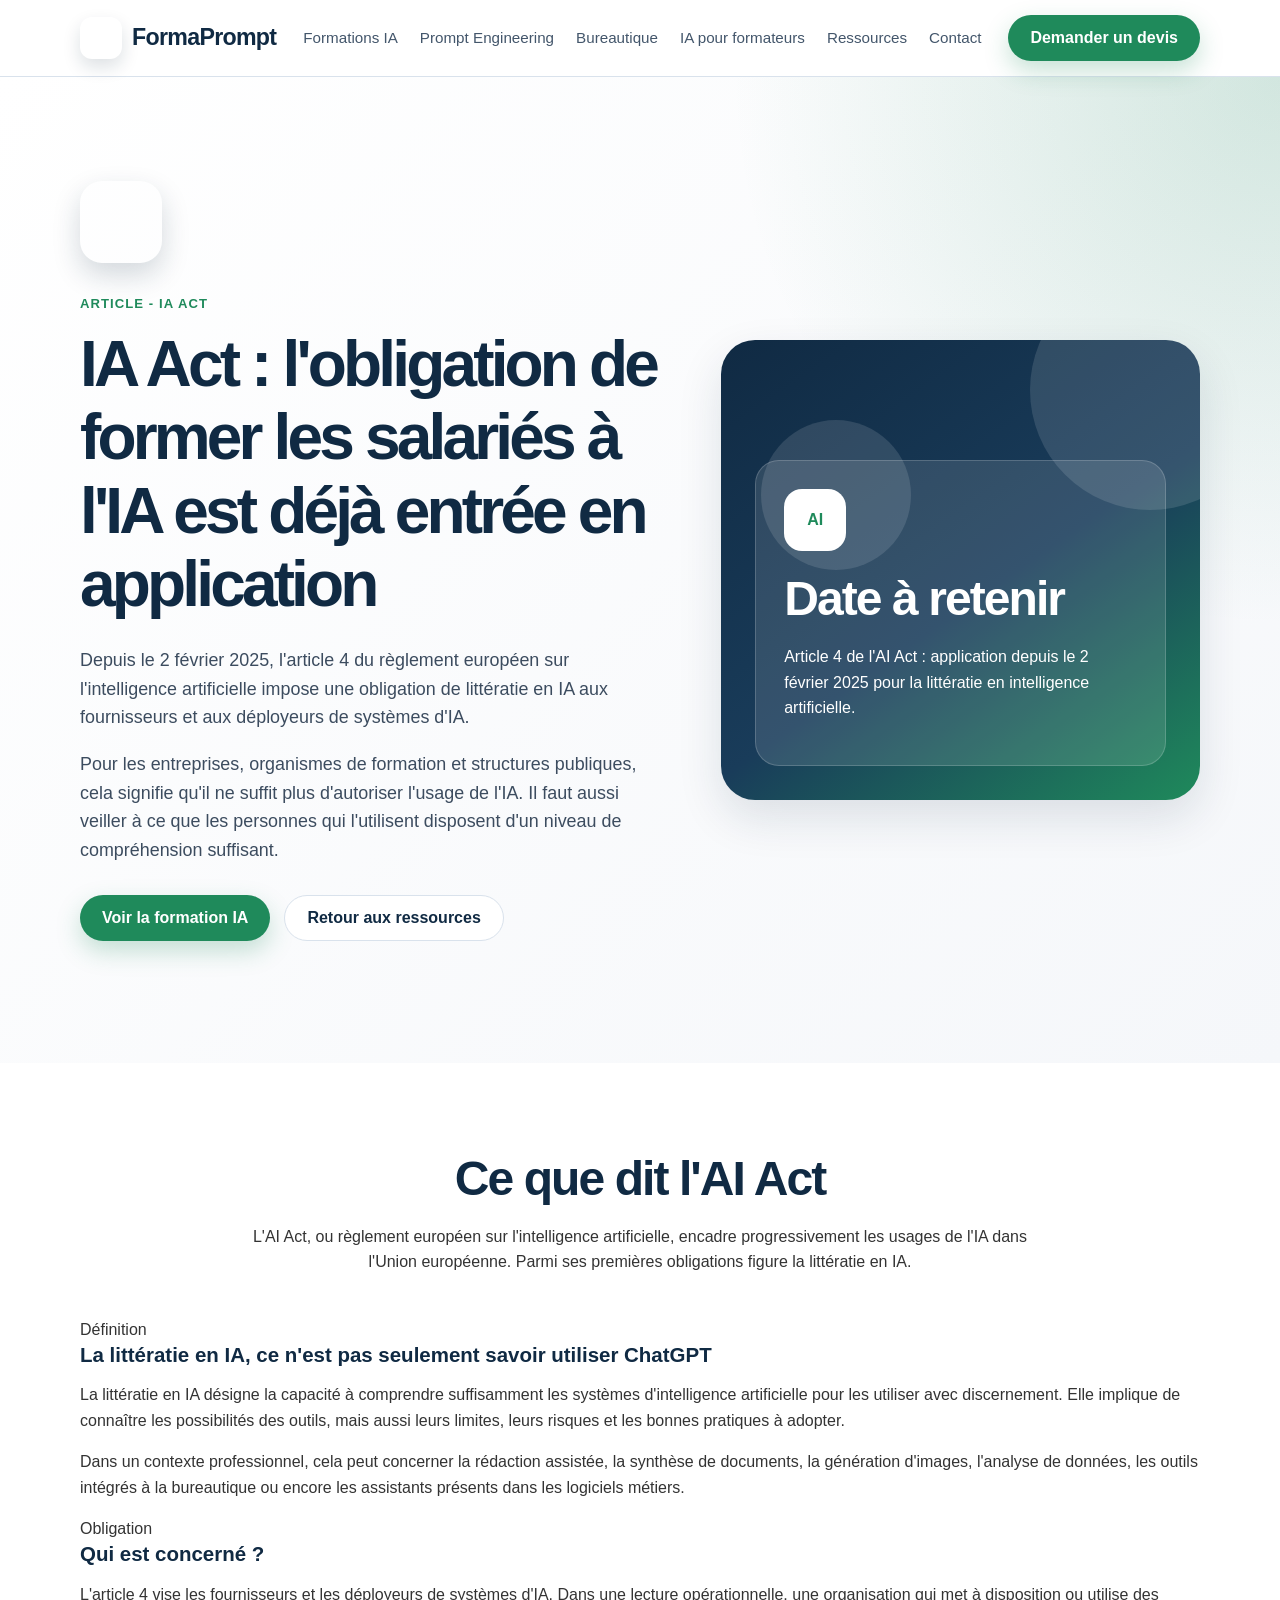
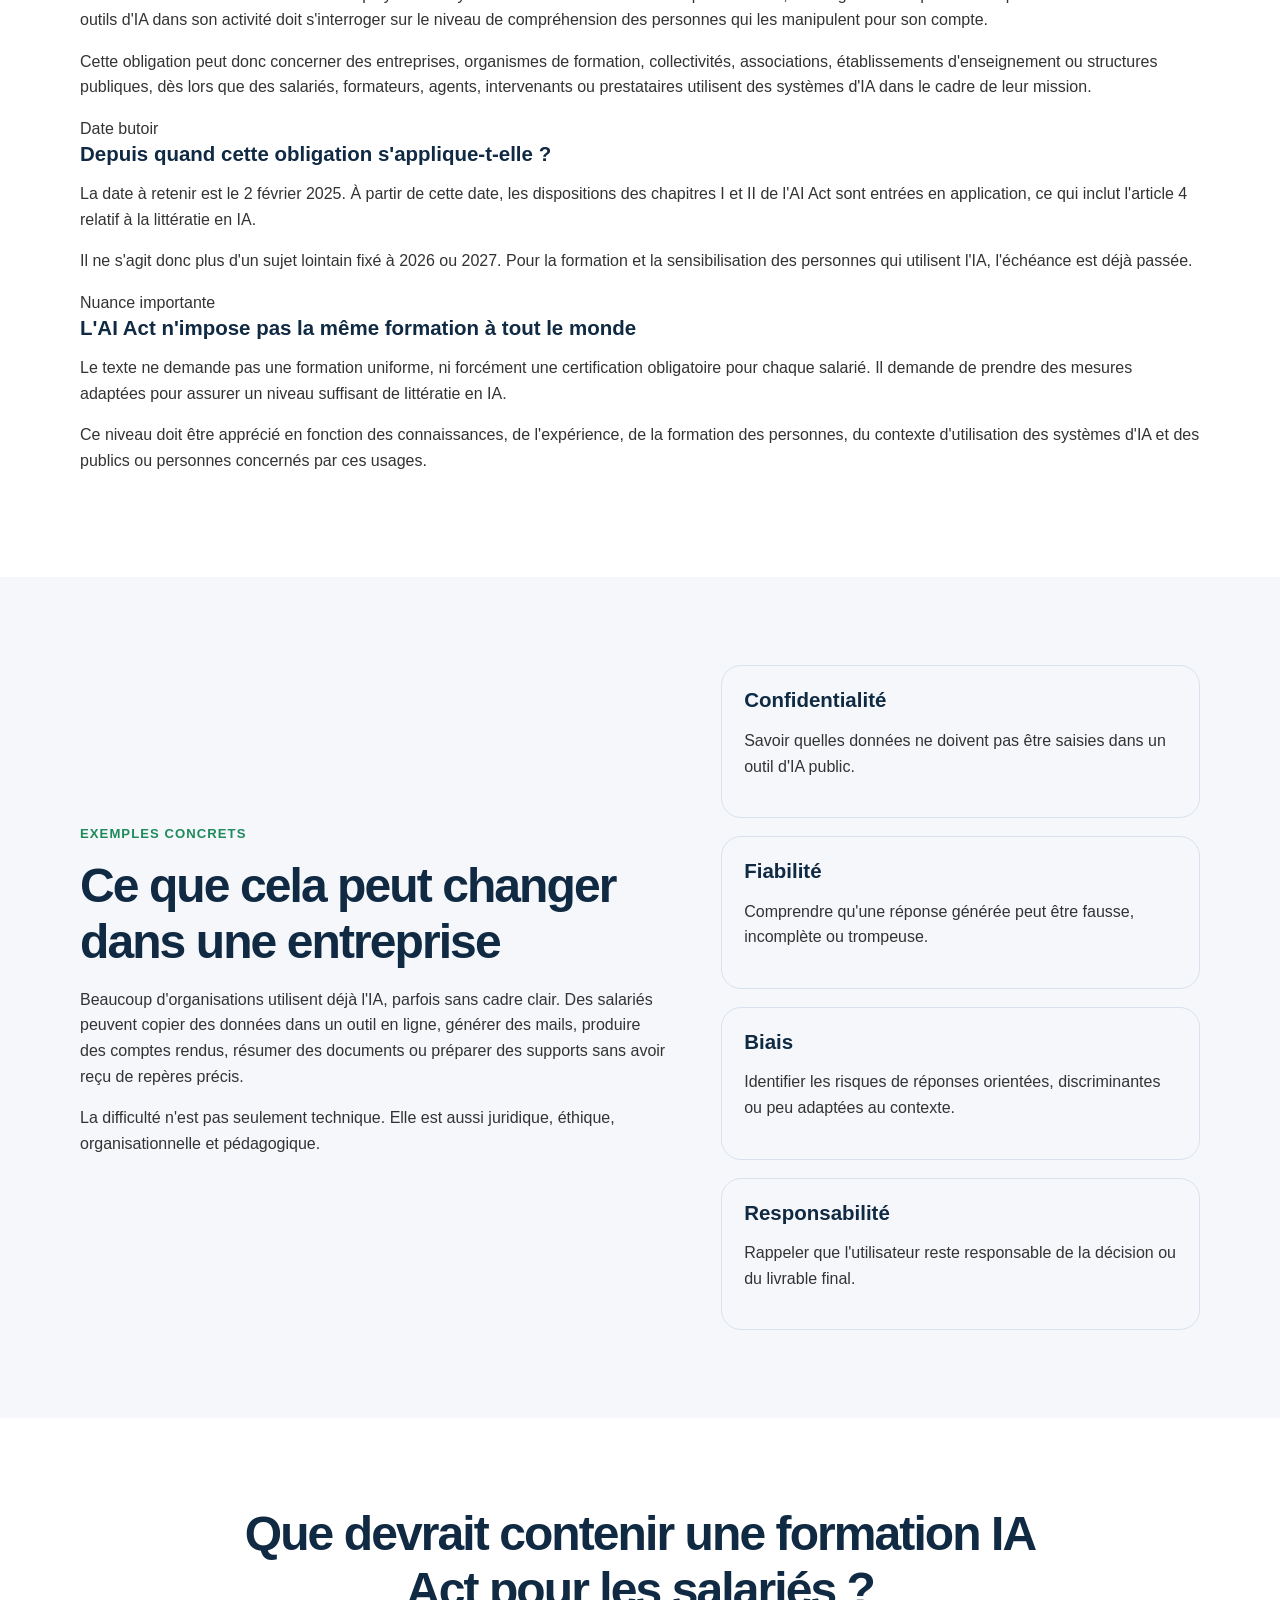
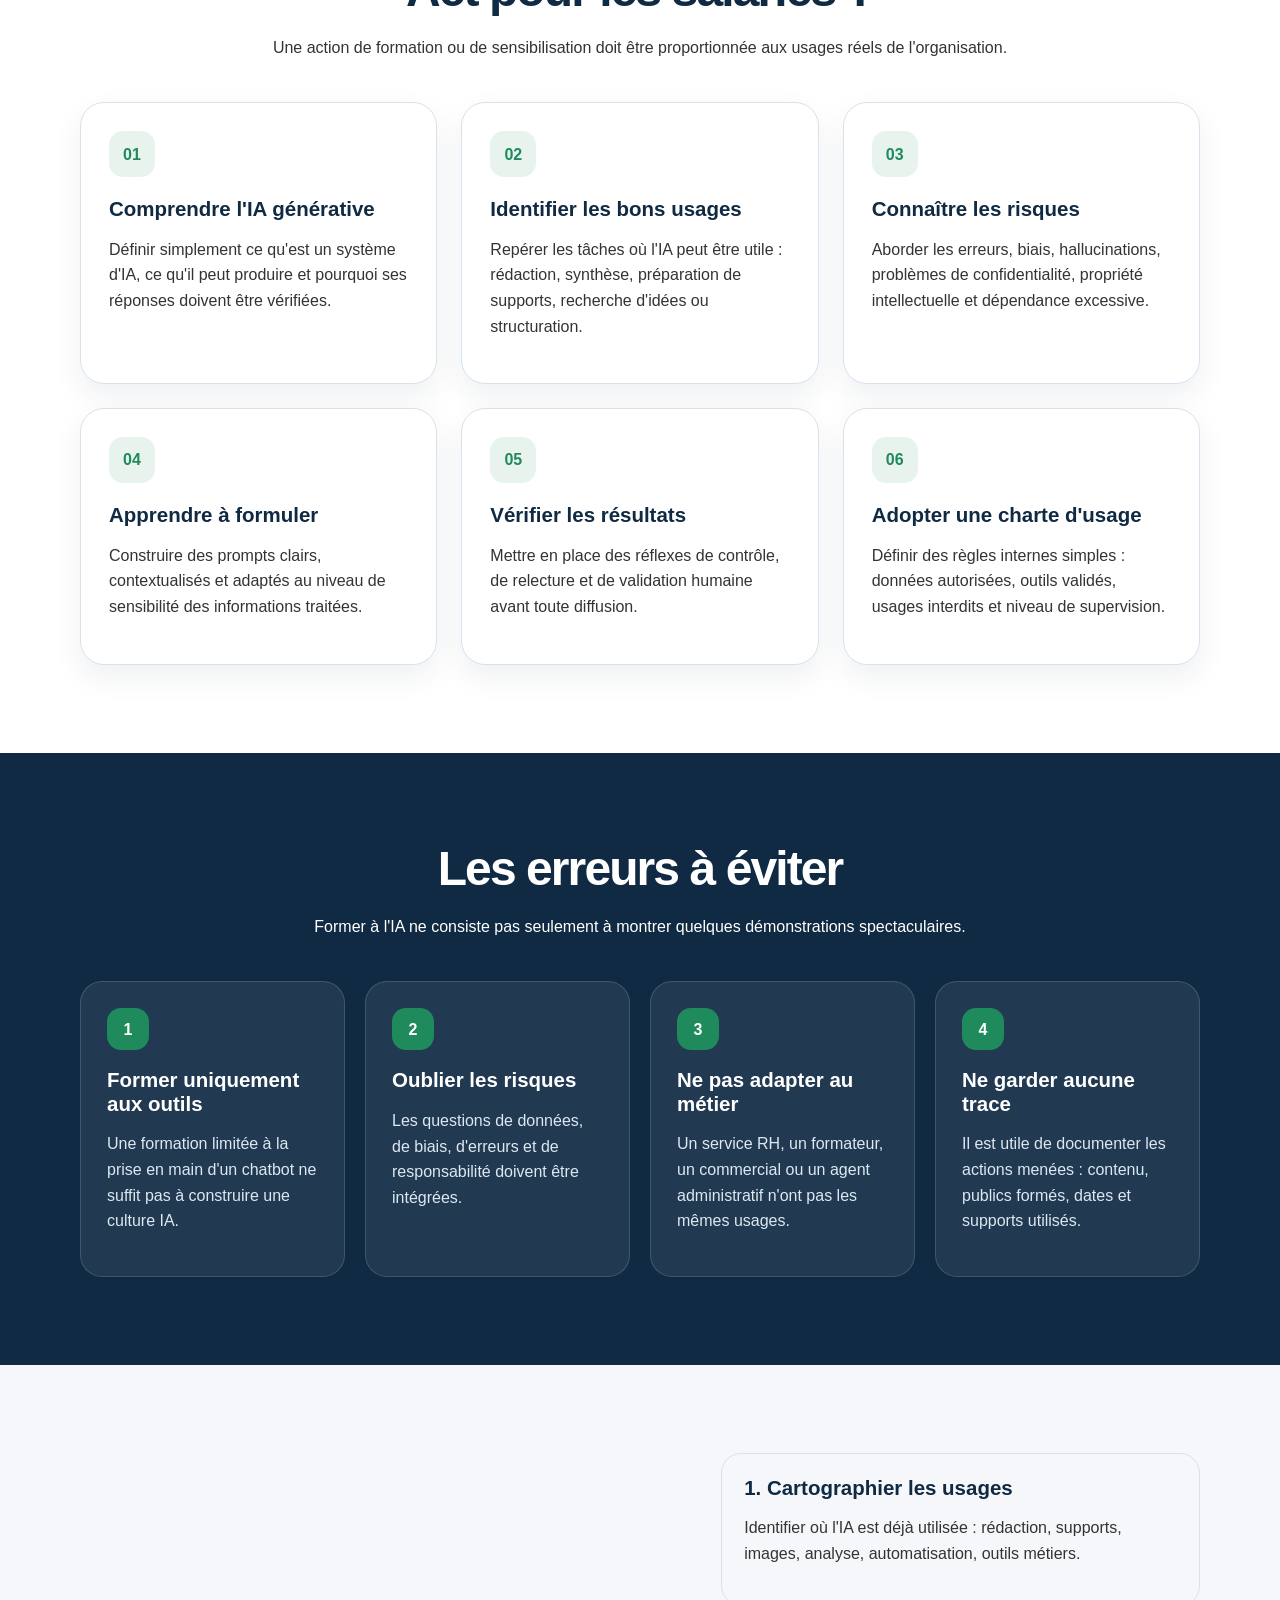
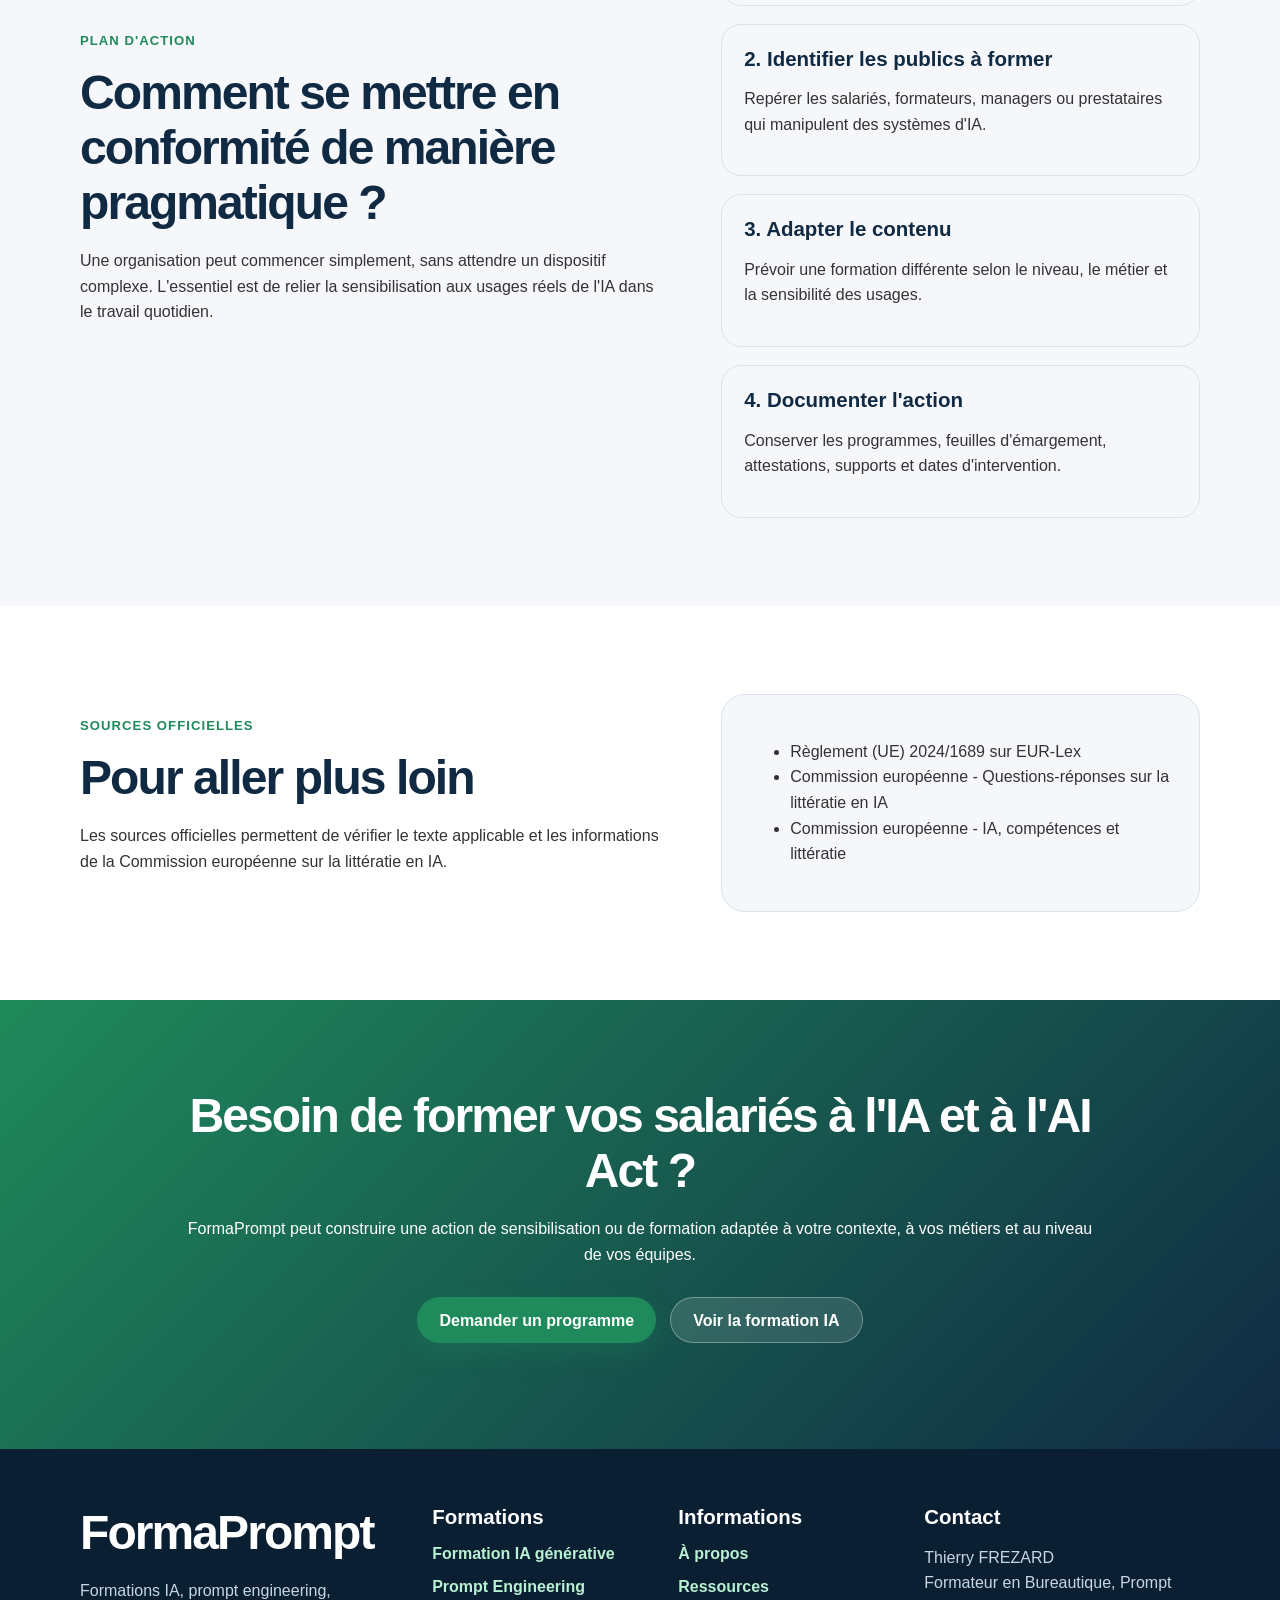
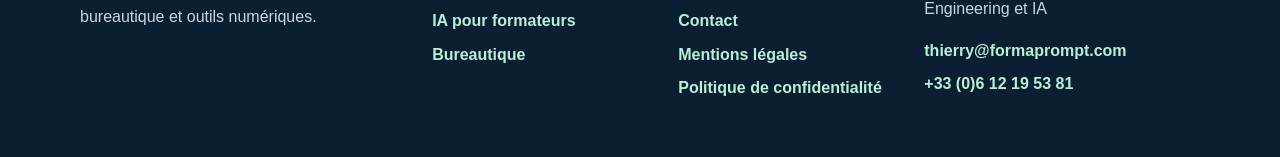
<file: ia-act-obligation-former-salaries-ia.html>
<!doctype html>
<html lang="fr">
<head>
  <meta charset="utf-8">
  <meta name="viewport" content="width=device-width, initial-scale=1">
  <title>IA Act : l'obligation de former les salariés à l'IA - FormaPrompt</title>
  <meta name="description" content="L'AI Act impose depuis le 2 février 2025 une obligation de littératie en IA pour les fournisseurs et déployeurs de systèmes d'IA. Comprendre ce que cela implique pour les entreprises.">
  <link rel="stylesheet" href="styles.css">
  <link rel="stylesheet" href="site-extra.css">
</head>
<body>
  <header class="site-header">
    <div class="container header-inner">
      <a class="logo" href="index.html" aria-label="Accueil FormaPrompt">FormaPrompt</a>
      <nav class="main-nav" aria-label="Navigation principale">
        <a href="formation-ia.html">Formations IA</a>
        <a href="prompt-engineering.html">Prompt Engineering</a>
        <a href="bureautique.html">Bureautique</a>
        <a href="ia-formateurs.html">IA pour formateurs</a>
        <a href="ressources.html">Ressources</a>
        <a href="contact.html">Contact</a>
      </nav>
      <a class="btn btn-primary header-cta" href="contact.html">Demander un devis</a>
    </div>
  </header>

  <main>
    <section class="hero section">
      <div class="container hero-grid">
        <div>
          <span class="logo-showcase"></span>
          <p class="eyebrow">Article - IA Act</p>
          <h1>IA Act : l'obligation de former les salariés à l'IA est déjà entrée en application</h1>
          <p class="hero-text">Depuis le 2 février 2025, l'article 4 du règlement européen sur l'intelligence artificielle impose une obligation de littératie en IA aux fournisseurs et aux déployeurs de systèmes d'IA.</p>
          <p class="hero-text">Pour les entreprises, organismes de formation et structures publiques, cela signifie qu'il ne suffit plus d'autoriser l'usage de l'IA. Il faut aussi veiller à ce que les personnes qui l'utilisent disposent d'un niveau de compréhension suffisant.</p>
          <div class="hero-actions">
            <a class="btn btn-primary" href="formation-ia.html">Voir la formation IA</a>
            <a class="btn btn-secondary" href="ressources.html">Retour aux ressources</a>
          </div>
        </div>
        <div class="hero-card">
          <div class="hero-card-content">
            <span class="hero-icon">AI</span>
            <h2>Date à retenir</h2>
            <p>Article 4 de l'AI Act : application depuis le 2 février 2025 pour la littératie en intelligence artificielle.</p>
          </div>
        </div>
      </div>
    </section>

    <article class="section">
      <div class="container">
        <div class="section-heading narrow">
          <h2>Ce que dit l'AI Act</h2>
          <p>L'AI Act, ou règlement européen sur l'intelligence artificielle, encadre progressivement les usages de l'IA dans l'Union européenne. Parmi ses premières obligations figure la littératie en IA.</p>
        </div>
        <div class="program-list">
          <article>
            <span>Définition</span>
            <h3>La littératie en IA, ce n'est pas seulement savoir utiliser ChatGPT</h3>
            <p>La littératie en IA désigne la capacité à comprendre suffisamment les systèmes d'intelligence artificielle pour les utiliser avec discernement. Elle implique de connaître les possibilités des outils, mais aussi leurs limites, leurs risques et les bonnes pratiques à adopter.</p>
            <p>Dans un contexte professionnel, cela peut concerner la rédaction assistée, la synthèse de documents, la génération d'images, l'analyse de données, les outils intégrés à la bureautique ou encore les assistants présents dans les logiciels métiers.</p>
          </article>

          <article>
            <span>Obligation</span>
            <h3>Qui est concerné ?</h3>
            <p>L'article 4 vise les fournisseurs et les déployeurs de systèmes d'IA. Dans une lecture opérationnelle, une organisation qui met à disposition ou utilise des outils d'IA dans son activité doit s'interroger sur le niveau de compréhension des personnes qui les manipulent pour son compte.</p>
            <p>Cette obligation peut donc concerner des entreprises, organismes de formation, collectivités, associations, établissements d'enseignement ou structures publiques, dès lors que des salariés, formateurs, agents, intervenants ou prestataires utilisent des systèmes d'IA dans le cadre de leur mission.</p>
          </article>

          <article>
            <span>Date butoir</span>
            <h3>Depuis quand cette obligation s'applique-t-elle ?</h3>
            <p>La date à retenir est le 2 février 2025. À partir de cette date, les dispositions des chapitres I et II de l'AI Act sont entrées en application, ce qui inclut l'article 4 relatif à la littératie en IA.</p>
            <p>Il ne s'agit donc plus d'un sujet lointain fixé à 2026 ou 2027. Pour la formation et la sensibilisation des personnes qui utilisent l'IA, l'échéance est déjà passée.</p>
          </article>

          <article>
            <span>Nuance importante</span>
            <h3>L'AI Act n'impose pas la même formation à tout le monde</h3>
            <p>Le texte ne demande pas une formation uniforme, ni forcément une certification obligatoire pour chaque salarié. Il demande de prendre des mesures adaptées pour assurer un niveau suffisant de littératie en IA.</p>
            <p>Ce niveau doit être apprécié en fonction des connaissances, de l'expérience, de la formation des personnes, du contexte d'utilisation des systèmes d'IA et des publics ou personnes concernés par ces usages.</p>
          </article>
        </div>
      </div>
    </article>

    <section class="section section-light">
      <div class="container split-grid">
        <div>
          <p class="eyebrow">Exemples concrets</p>
          <h2>Ce que cela peut changer dans une entreprise</h2>
          <p>Beaucoup d'organisations utilisent déjà l'IA, parfois sans cadre clair. Des salariés peuvent copier des données dans un outil en ligne, générer des mails, produire des comptes rendus, résumer des documents ou préparer des supports sans avoir reçu de repères précis.</p>
          <p>La difficulté n'est pas seulement technique. Elle est aussi juridique, éthique, organisationnelle et pédagogique.</p>
        </div>
        <div class="feature-list">
          <div><h3>Confidentialité</h3><p>Savoir quelles données ne doivent pas être saisies dans un outil d'IA public.</p></div>
          <div><h3>Fiabilité</h3><p>Comprendre qu'une réponse générée peut être fausse, incomplète ou trompeuse.</p></div>
          <div><h3>Biais</h3><p>Identifier les risques de réponses orientées, discriminantes ou peu adaptées au contexte.</p></div>
          <div><h3>Responsabilité</h3><p>Rappeler que l'utilisateur reste responsable de la décision ou du livrable final.</p></div>
        </div>
      </div>
    </section>

    <section class="section">
      <div class="container">
        <div class="section-heading">
          <h2>Que devrait contenir une formation IA Act pour les salariés ?</h2>
          <p>Une action de formation ou de sensibilisation doit être proportionnée aux usages réels de l'organisation.</p>
        </div>
        <div class="cards three-columns">
          <article class="card">
            <span class="card-icon">01</span>
            <h3>Comprendre l'IA générative</h3>
            <p>Définir simplement ce qu'est un système d'IA, ce qu'il peut produire et pourquoi ses réponses doivent être vérifiées.</p>
          </article>
          <article class="card">
            <span class="card-icon">02</span>
            <h3>Identifier les bons usages</h3>
            <p>Repérer les tâches où l'IA peut être utile : rédaction, synthèse, préparation de supports, recherche d'idées ou structuration.</p>
          </article>
          <article class="card">
            <span class="card-icon">03</span>
            <h3>Connaître les risques</h3>
            <p>Aborder les erreurs, biais, hallucinations, problèmes de confidentialité, propriété intellectuelle et dépendance excessive.</p>
          </article>
          <article class="card">
            <span class="card-icon">04</span>
            <h3>Apprendre à formuler</h3>
            <p>Construire des prompts clairs, contextualisés et adaptés au niveau de sensibilité des informations traitées.</p>
          </article>
          <article class="card">
            <span class="card-icon">05</span>
            <h3>Vérifier les résultats</h3>
            <p>Mettre en place des réflexes de contrôle, de relecture et de validation humaine avant toute diffusion.</p>
          </article>
          <article class="card">
            <span class="card-icon">06</span>
            <h3>Adopter une charte d'usage</h3>
            <p>Définir des règles internes simples : données autorisées, outils validés, usages interdits et niveau de supervision.</p>
          </article>
        </div>
      </div>
    </section>

    <section class="section section-dark">
      <div class="container">
        <div class="section-heading narrow">
          <h2>Les erreurs à éviter</h2>
          <p>Former à l'IA ne consiste pas seulement à montrer quelques démonstrations spectaculaires.</p>
        </div>
        <div class="steps">
          <article class="step"><span>1</span><h3>Former uniquement aux outils</h3><p>Une formation limitée à la prise en main d'un chatbot ne suffit pas à construire une culture IA.</p></article>
          <article class="step"><span>2</span><h3>Oublier les risques</h3><p>Les questions de données, de biais, d'erreurs et de responsabilité doivent être intégrées.</p></article>
          <article class="step"><span>3</span><h3>Ne pas adapter au métier</h3><p>Un service RH, un formateur, un commercial ou un agent administratif n'ont pas les mêmes usages.</p></article>
          <article class="step"><span>4</span><h3>Ne garder aucune trace</h3><p>Il est utile de documenter les actions menées : contenu, publics formés, dates et supports utilisés.</p></article>
        </div>
      </div>
    </section>

    <section class="section section-light">
      <div class="container split-grid">
        <div>
          <p class="eyebrow">Plan d'action</p>
          <h2>Comment se mettre en conformité de manière pragmatique ?</h2>
          <p>Une organisation peut commencer simplement, sans attendre un dispositif complexe. L'essentiel est de relier la sensibilisation aux usages réels de l'IA dans le travail quotidien.</p>
        </div>
        <div class="feature-list">
          <div><h3>1. Cartographier les usages</h3><p>Identifier où l'IA est déjà utilisée : rédaction, supports, images, analyse, automatisation, outils métiers.</p></div>
          <div><h3>2. Identifier les publics à former</h3><p>Repérer les salariés, formateurs, managers ou prestataires qui manipulent des systèmes d'IA.</p></div>
          <div><h3>3. Adapter le contenu</h3><p>Prévoir une formation différente selon le niveau, le métier et la sensibilité des usages.</p></div>
          <div><h3>4. Documenter l'action</h3><p>Conserver les programmes, feuilles d'émargement, attestations, supports et dates d'intervention.</p></div>
        </div>
      </div>
    </section>

    <section class="section">
      <div class="container split-grid">
        <div>
          <p class="eyebrow">Sources officielles</p>
          <h2>Pour aller plus loin</h2>
          <p>Les sources officielles permettent de vérifier le texte applicable et les informations de la Commission européenne sur la littératie en IA.</p>
        </div>
        <div class="contact-card">
          <ul class="detail-list">
            <li><a href="https://eur-lex.europa.eu/eli/reg/2024/1689/oj?locale=fr" target="_blank" rel="noopener noreferrer">Règlement (UE) 2024/1689 sur EUR-Lex</a></li>
            <li><a href="https://digital-strategy.ec.europa.eu/en/faqs/ai-literacy-questions-answers" target="_blank" rel="noopener noreferrer">Commission européenne - Questions-réponses sur la littératie en IA</a></li>
            <li><a href="https://digital-strategy.ec.europa.eu/en/policies/ai-talent-skills-and-literacy" target="_blank" rel="noopener noreferrer">Commission européenne - IA, compétences et littératie</a></li>
          </ul>
        </div>
      </div>
    </section>

    <section class="section cta-section">
      <div class="container cta-box">
        <h2>Besoin de former vos salariés à l'IA et à l'AI Act ?</h2>
        <p>FormaPrompt peut construire une action de sensibilisation ou de formation adaptée à votre contexte, à vos métiers et au niveau de vos équipes.</p>
        <div class="hero-actions centered">
          <a class="btn btn-primary" href="contact.html">Demander un programme</a>
          <a class="btn btn-secondary" href="formation-ia.html">Voir la formation IA</a>
        </div>
      </div>
    </section>
  </main>

  <footer class="site-footer">
    <div class="container footer-grid">
      <div><h2>FormaPrompt</h2><p>Formations IA, prompt engineering, bureautique et outils numériques.</p></div>
      <div><h3>Formations</h3><a href="formation-ia.html">Formation IA générative</a><a href="prompt-engineering.html">Prompt Engineering</a><a href="ia-formateurs.html">IA pour formateurs</a><a href="bureautique.html">Bureautique</a></div>
      <div><h3>Informations</h3><a href="a-propos.html">À propos</a><a href="ressources.html">Ressources</a><a href="contact.html">Contact</a><a href="mentions-legales.html">Mentions légales</a><a href="politique-confidentialite.html">Politique de confidentialité</a></div>
      <div><h3>Contact</h3><p>Thierry FREZARD<br>Formateur en Bureautique, Prompt Engineering et IA</p><a href="mailto:thierry@formaprompt.com">thierry@formaprompt.com</a><a href="tel:+33612195381">+33 (0)6 12 19 53 81</a></div>
    </div>
  </footer>
</body>
</html>
</file>
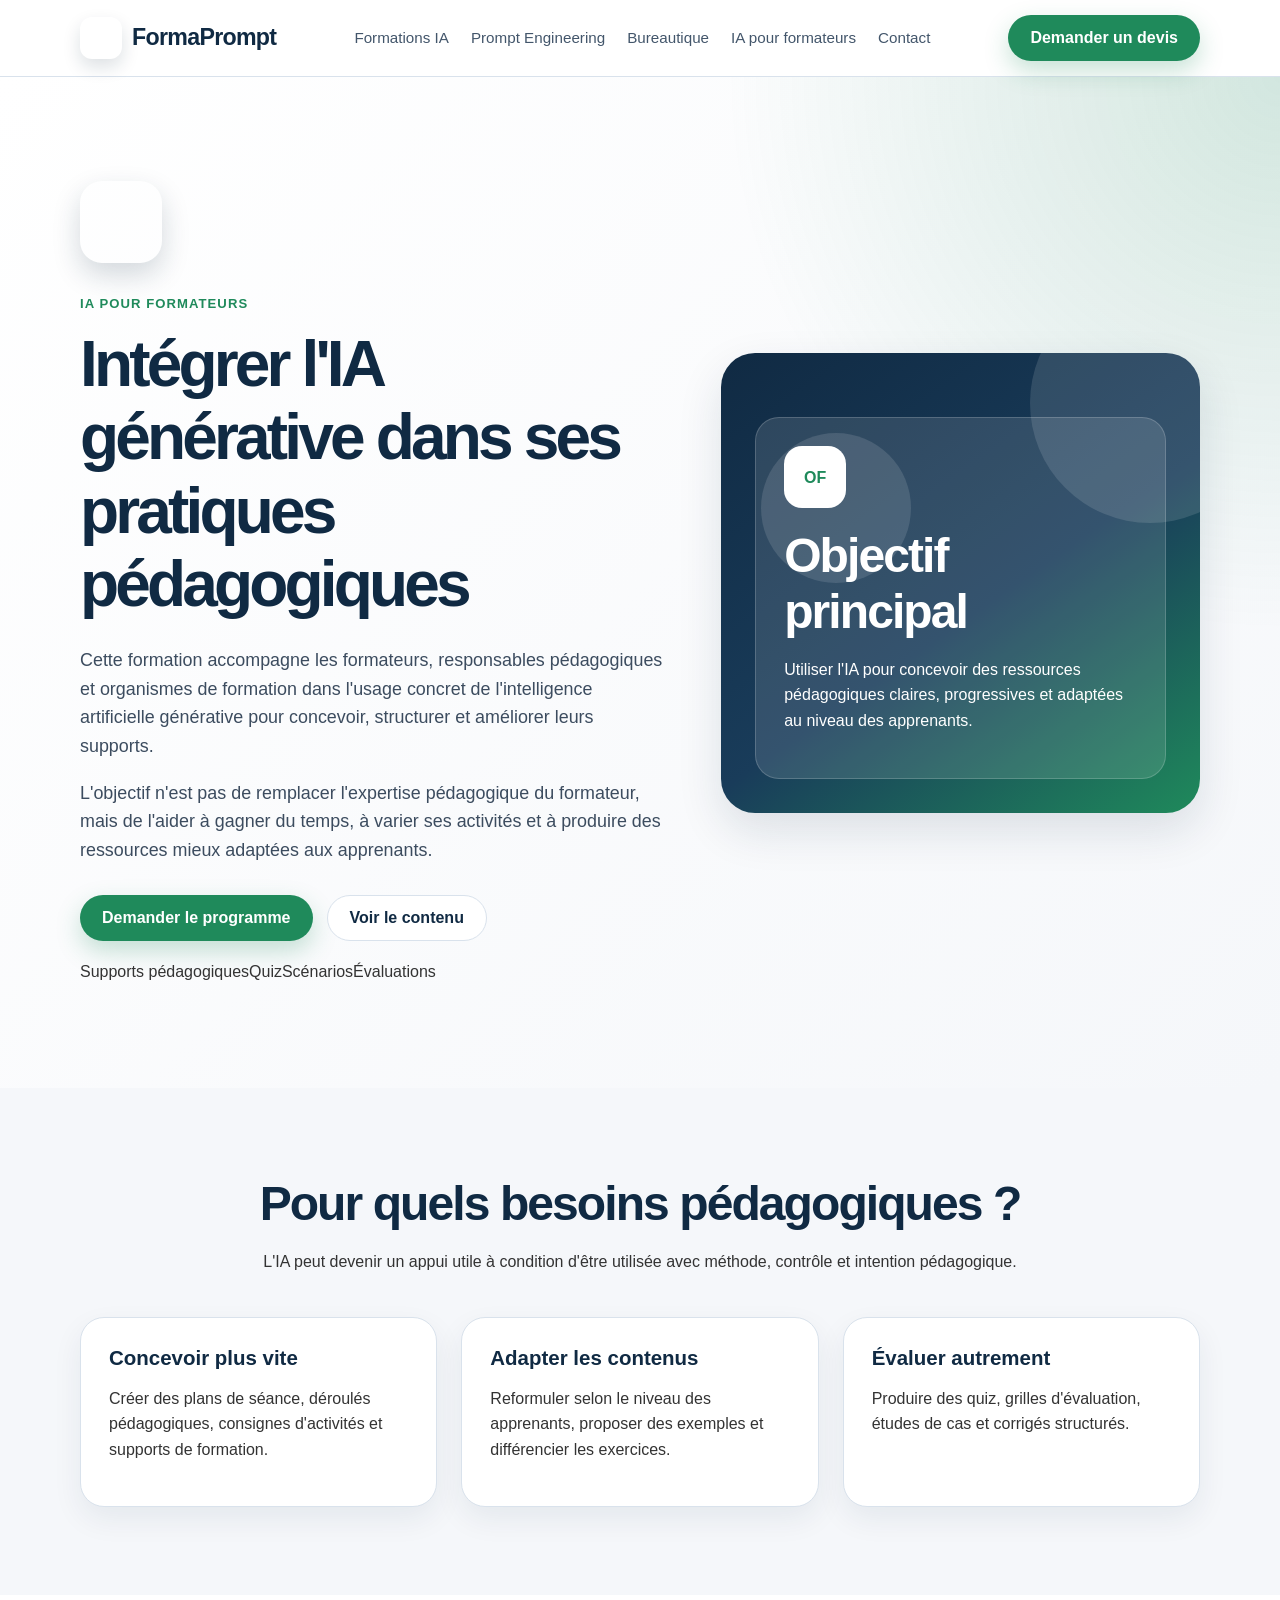
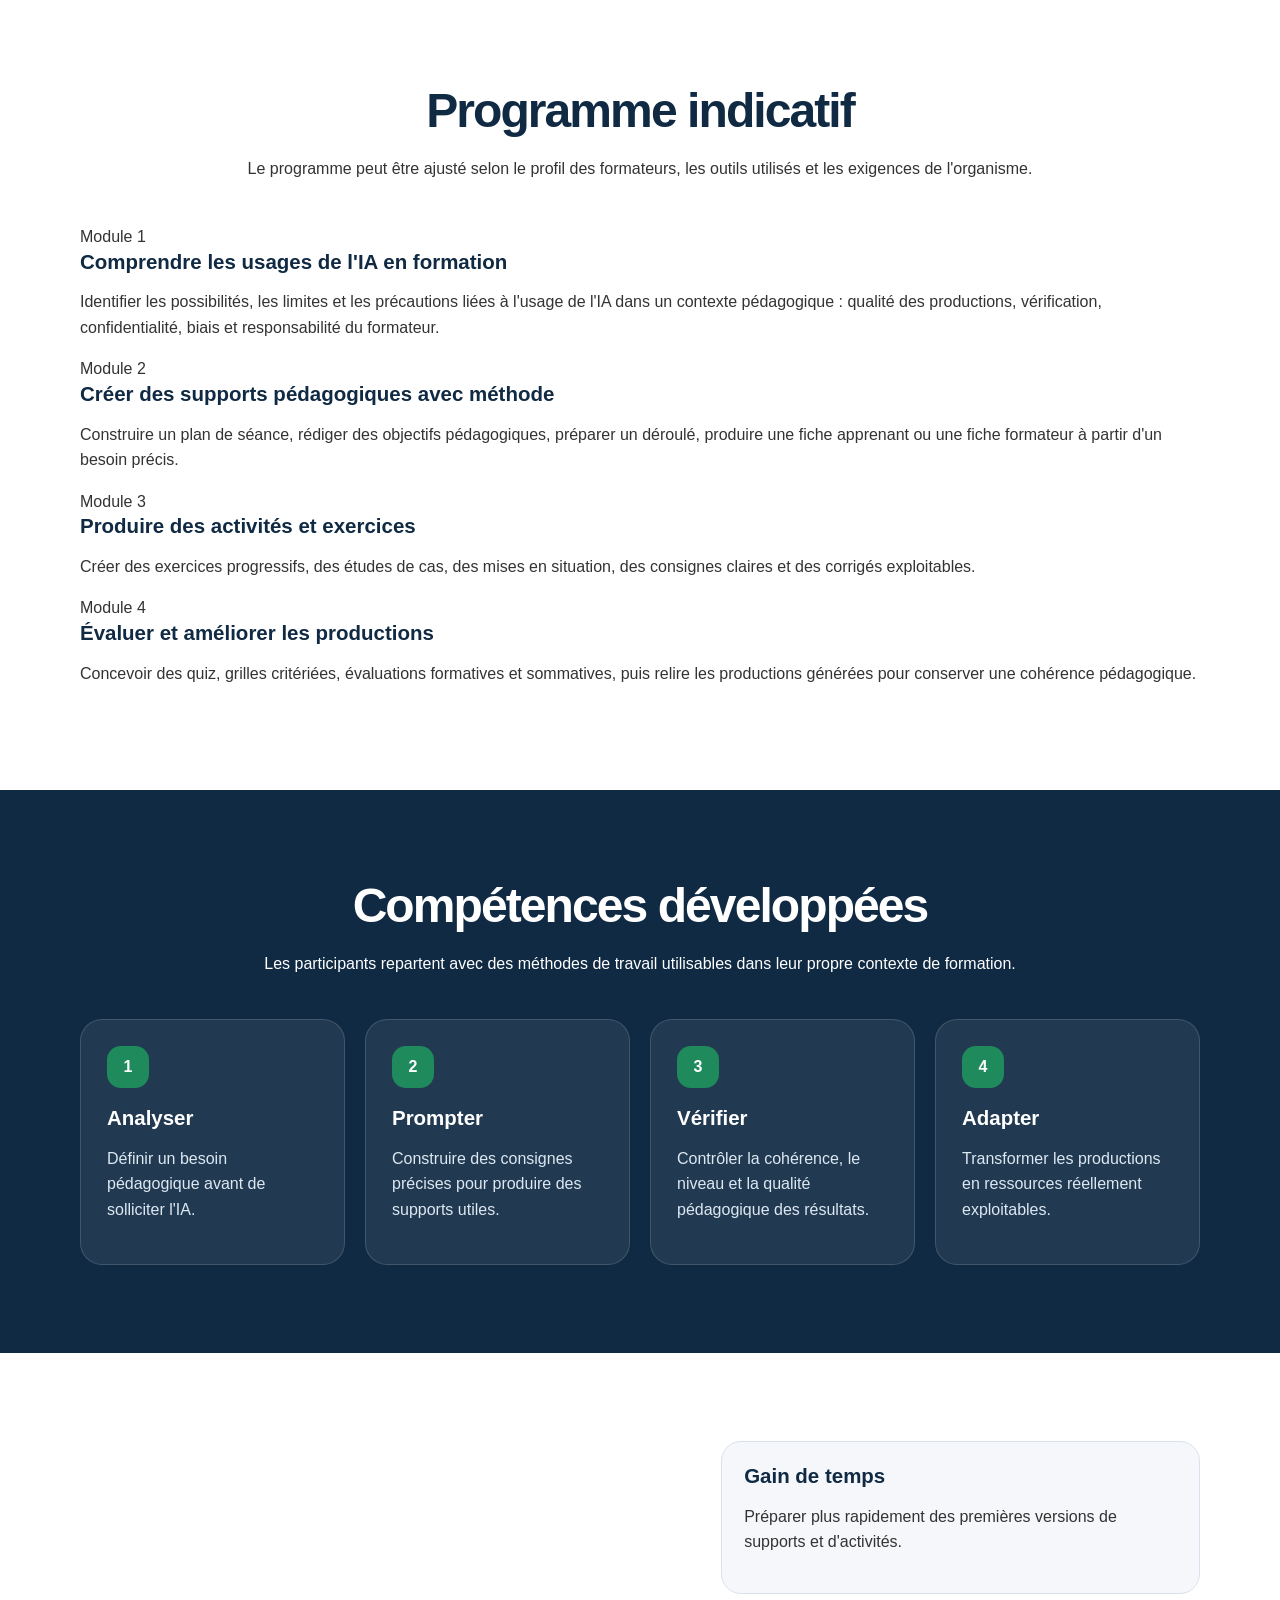
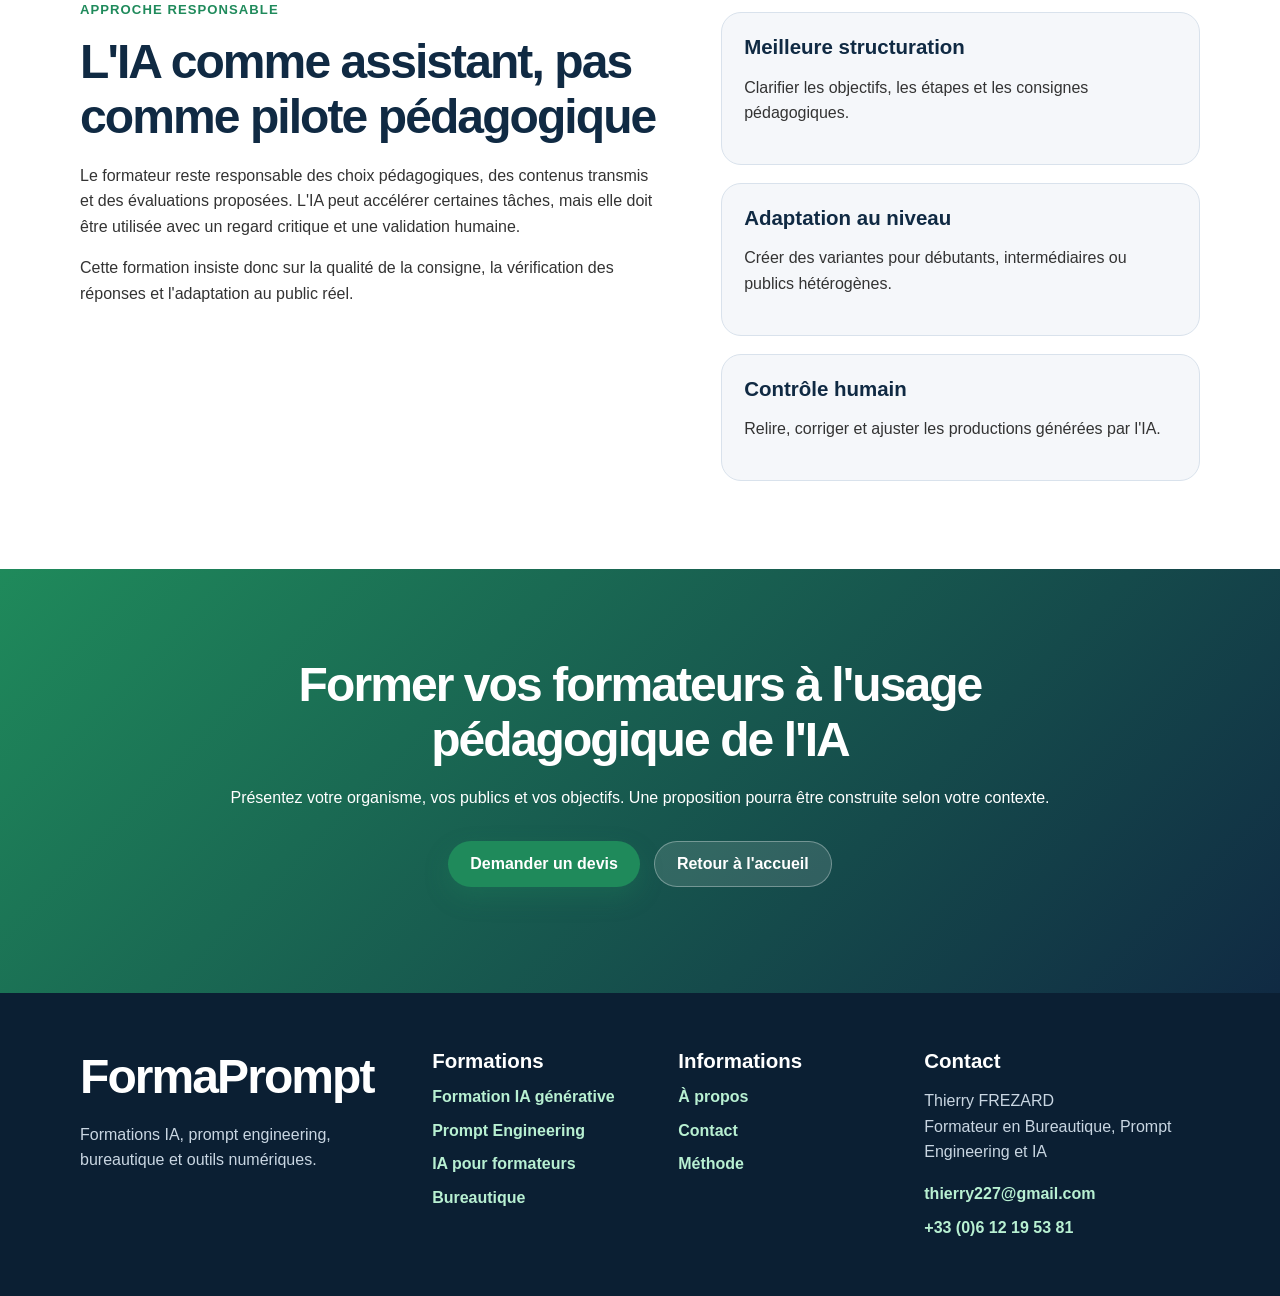
<file: ia-formateurs.html>
<!doctype html>
<html lang="fr">
<head>
  <meta charset="utf-8">
  <meta name="viewport" content="width=device-width, initial-scale=1">
  <title>IA pour formateurs et organismes de formation - FormaPrompt</title>
  <meta name="description" content="Formation IA pour formateurs et organismes de formation : concevoir des supports, scénarios pédagogiques, quiz, exercices et évaluations avec l'intelligence artificielle générative.">
  <link rel="stylesheet" href="styles.css">
  <link rel="stylesheet" href="site-extra.css">
</head>
<body>
  <header class="site-header">
    <div class="container header-inner">
      <a class="logo" href="index.html" aria-label="Accueil FormaPrompt">FormaPrompt</a>
      <nav class="main-nav" aria-label="Navigation principale">
        <a href="formation-ia.html">Formations IA</a>
        <a href="prompt-engineering.html">Prompt Engineering</a>
        <a href="bureautique.html">Bureautique</a>
        <a href="ia-formateurs.html">IA pour formateurs</a>
        <a href="contact.html">Contact</a>
      </nav>
      <a class="btn btn-primary header-cta" href="contact.html">Demander un devis</a>
    </div>
  </header>

  <main>
    <section class="hero section">
      <div class="container hero-grid">
        <div>
          <span class="logo-showcase"></span>
          <p class="eyebrow">IA pour formateurs</p>
          <h1>Intégrer l'IA générative dans ses pratiques pédagogiques</h1>
          <p class="hero-text">Cette formation accompagne les formateurs, responsables pédagogiques et organismes de formation dans l'usage concret de l'intelligence artificielle générative pour concevoir, structurer et améliorer leurs supports.</p>
          <p class="hero-text">L'objectif n'est pas de remplacer l'expertise pédagogique du formateur, mais de l'aider à gagner du temps, à varier ses activités et à produire des ressources mieux adaptées aux apprenants.</p>
          <div class="hero-actions">
            <a class="btn btn-primary" href="contact.html">Demander le programme</a>
            <a class="btn btn-secondary" href="#programme">Voir le contenu</a>
          </div>
          <div class="badge-line"><span>Supports pédagogiques</span><span>Quiz</span><span>Scénarios</span><span>Évaluations</span></div>
        </div>
        <div class="hero-card">
          <div class="hero-card-content">
            <span class="hero-icon">OF</span>
            <h2>Objectif principal</h2>
            <p>Utiliser l'IA pour concevoir des ressources pédagogiques claires, progressives et adaptées au niveau des apprenants.</p>
          </div>
        </div>
      </div>
    </section>

    <section class="section section-light">
      <div class="container">
        <div class="section-heading">
          <h2>Pour quels besoins pédagogiques ?</h2>
          <p>L'IA peut devenir un appui utile à condition d'être utilisée avec méthode, contrôle et intention pédagogique.</p>
        </div>
        <div class="cards three-columns">
          <article class="card"><h3>Concevoir plus vite</h3><p>Créer des plans de séance, déroulés pédagogiques, consignes d'activités et supports de formation.</p></article>
          <article class="card"><h3>Adapter les contenus</h3><p>Reformuler selon le niveau des apprenants, proposer des exemples et différencier les exercices.</p></article>
          <article class="card"><h3>Évaluer autrement</h3><p>Produire des quiz, grilles d'évaluation, études de cas et corrigés structurés.</p></article>
        </div>
      </div>
    </section>

    <section id="programme" class="section">
      <div class="container">
        <div class="section-heading">
          <h2>Programme indicatif</h2>
          <p>Le programme peut être ajusté selon le profil des formateurs, les outils utilisés et les exigences de l'organisme.</p>
        </div>
        <div class="program-list">
          <article>
            <span>Module 1</span>
            <h3>Comprendre les usages de l'IA en formation</h3>
            <p>Identifier les possibilités, les limites et les précautions liées à l'usage de l'IA dans un contexte pédagogique : qualité des productions, vérification, confidentialité, biais et responsabilité du formateur.</p>
          </article>
          <article>
            <span>Module 2</span>
            <h3>Créer des supports pédagogiques avec méthode</h3>
            <p>Construire un plan de séance, rédiger des objectifs pédagogiques, préparer un déroulé, produire une fiche apprenant ou une fiche formateur à partir d'un besoin précis.</p>
          </article>
          <article>
            <span>Module 3</span>
            <h3>Produire des activités et exercices</h3>
            <p>Créer des exercices progressifs, des études de cas, des mises en situation, des consignes claires et des corrigés exploitables.</p>
          </article>
          <article>
            <span>Module 4</span>
            <h3>Évaluer et améliorer les productions</h3>
            <p>Concevoir des quiz, grilles critériées, évaluations formatives et sommatives, puis relire les productions générées pour conserver une cohérence pédagogique.</p>
          </article>
        </div>
      </div>
    </section>

    <section class="section section-dark">
      <div class="container">
        <div class="section-heading narrow">
          <h2>Compétences développées</h2>
          <p>Les participants repartent avec des méthodes de travail utilisables dans leur propre contexte de formation.</p>
        </div>
        <div class="steps">
          <article class="step"><span>1</span><h3>Analyser</h3><p>Définir un besoin pédagogique avant de solliciter l'IA.</p></article>
          <article class="step"><span>2</span><h3>Prompter</h3><p>Construire des consignes précises pour produire des supports utiles.</p></article>
          <article class="step"><span>3</span><h3>Vérifier</h3><p>Contrôler la cohérence, le niveau et la qualité pédagogique des résultats.</p></article>
          <article class="step"><span>4</span><h3>Adapter</h3><p>Transformer les productions en ressources réellement exploitables.</p></article>
        </div>
      </div>
    </section>

    <section class="section">
      <div class="container split-grid">
        <div>
          <p class="eyebrow">Approche responsable</p>
          <h2>L'IA comme assistant, pas comme pilote pédagogique</h2>
          <p>Le formateur reste responsable des choix pédagogiques, des contenus transmis et des évaluations proposées. L'IA peut accélérer certaines tâches, mais elle doit être utilisée avec un regard critique et une validation humaine.</p>
          <p>Cette formation insiste donc sur la qualité de la consigne, la vérification des réponses et l'adaptation au public réel.</p>
        </div>
        <div class="feature-list">
          <div><h3>Gain de temps</h3><p>Préparer plus rapidement des premières versions de supports et d'activités.</p></div>
          <div><h3>Meilleure structuration</h3><p>Clarifier les objectifs, les étapes et les consignes pédagogiques.</p></div>
          <div><h3>Adaptation au niveau</h3><p>Créer des variantes pour débutants, intermédiaires ou publics hétérogènes.</p></div>
          <div><h3>Contrôle humain</h3><p>Relire, corriger et ajuster les productions générées par l'IA.</p></div>
        </div>
      </div>
    </section>

    <section class="section cta-section">
      <div class="container cta-box">
        <h2>Former vos formateurs à l'usage pédagogique de l'IA</h2>
        <p>Présentez votre organisme, vos publics et vos objectifs. Une proposition pourra être construite selon votre contexte.</p>
        <div class="hero-actions centered">
          <a class="btn btn-primary" href="contact.html">Demander un devis</a>
          <a class="btn btn-secondary" href="index.html">Retour à l'accueil</a>
        </div>
      </div>
    </section>
  </main>

  <footer class="site-footer">
    <div class="container footer-grid">
      <div><h2>FormaPrompt</h2><p>Formations IA, prompt engineering, bureautique et outils numériques.</p></div>
      <div><h3>Formations</h3><a href="formation-ia.html">Formation IA générative</a><a href="prompt-engineering.html">Prompt Engineering</a><a href="ia-formateurs.html">IA pour formateurs</a><a href="bureautique.html">Bureautique</a></div>
      <div><h3>Informations</h3><a href="a-propos.html">À propos</a><a href="contact.html">Contact</a><a href="index.html#methode">Méthode</a></div>
      <div><h3>Contact</h3><p>Thierry FREZARD<br>Formateur en Bureautique, Prompt Engineering et IA</p><a href="mailto:thierry227@gmail.com">thierry227@gmail.com</a><a href="tel:+33612195381">+33 (0)6 12 19 53 81</a></div>
    </div>
  </footer>
</body>
</html>
</file>
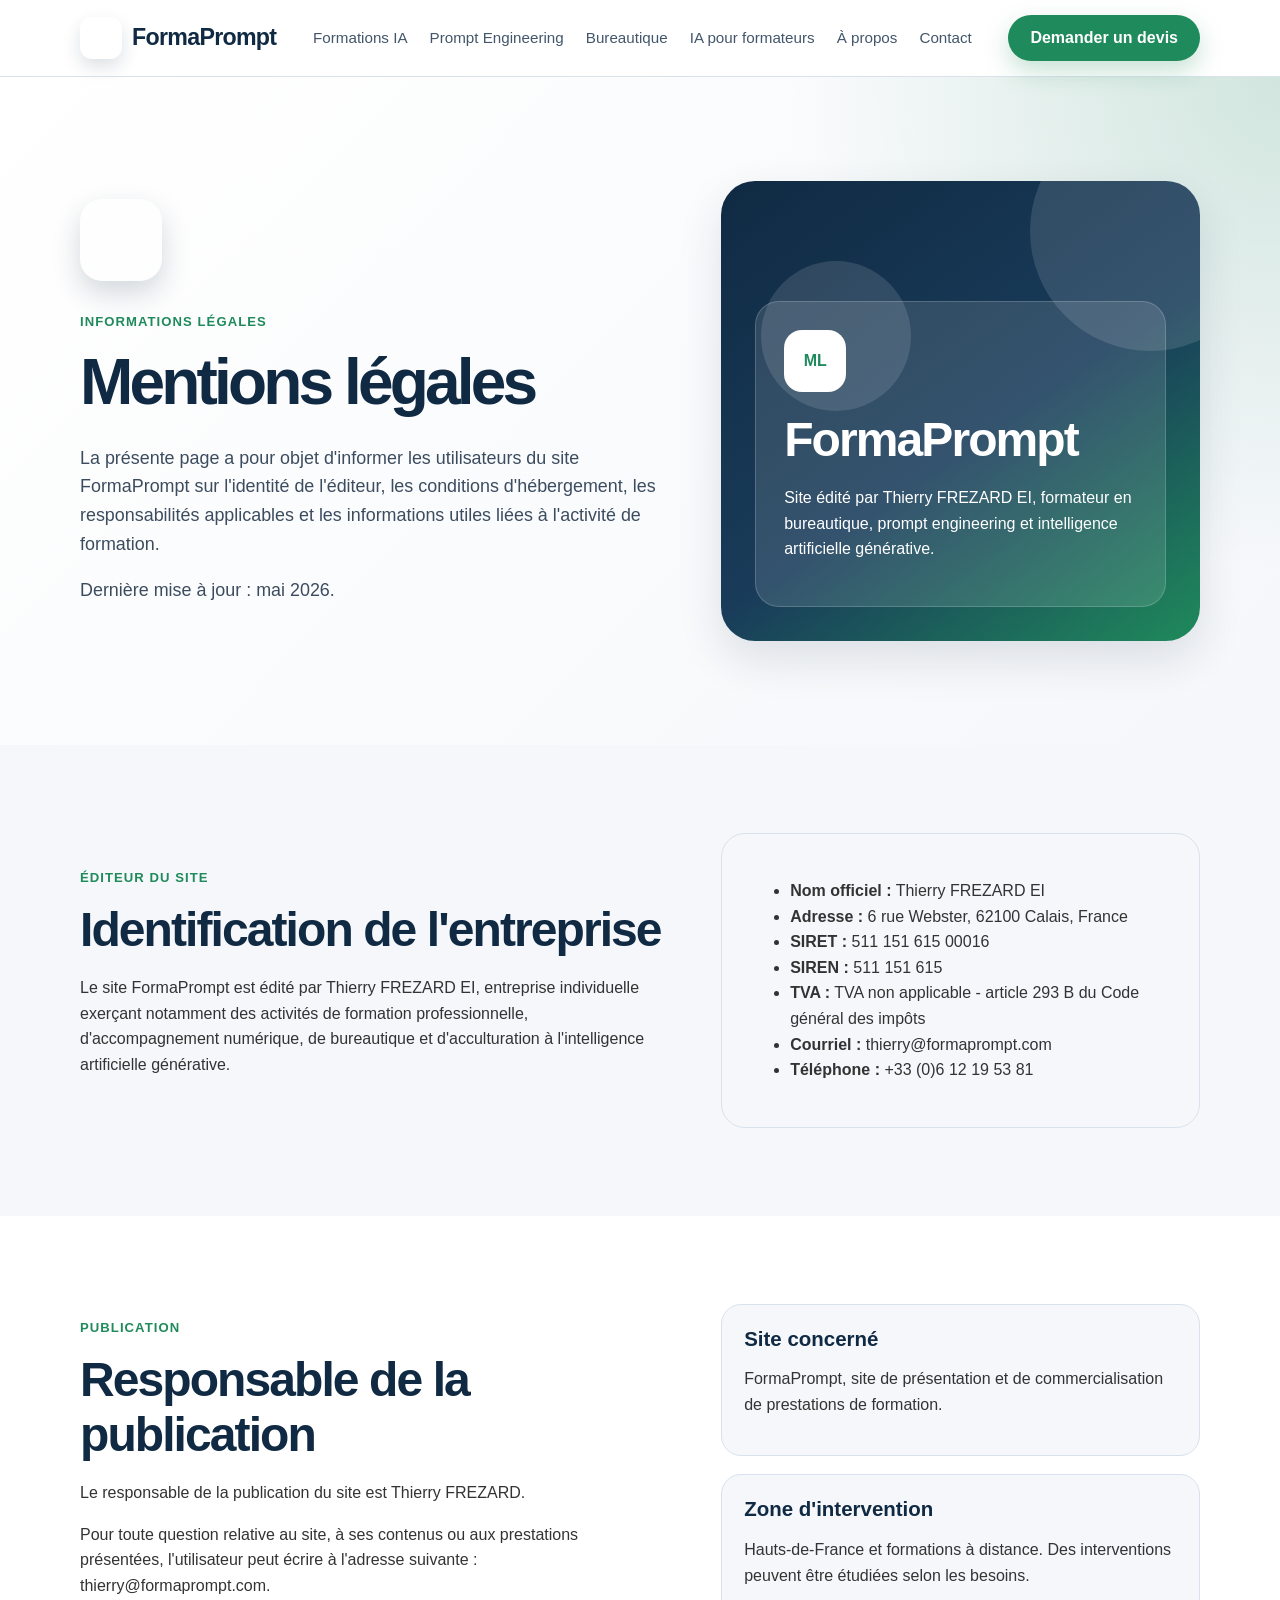
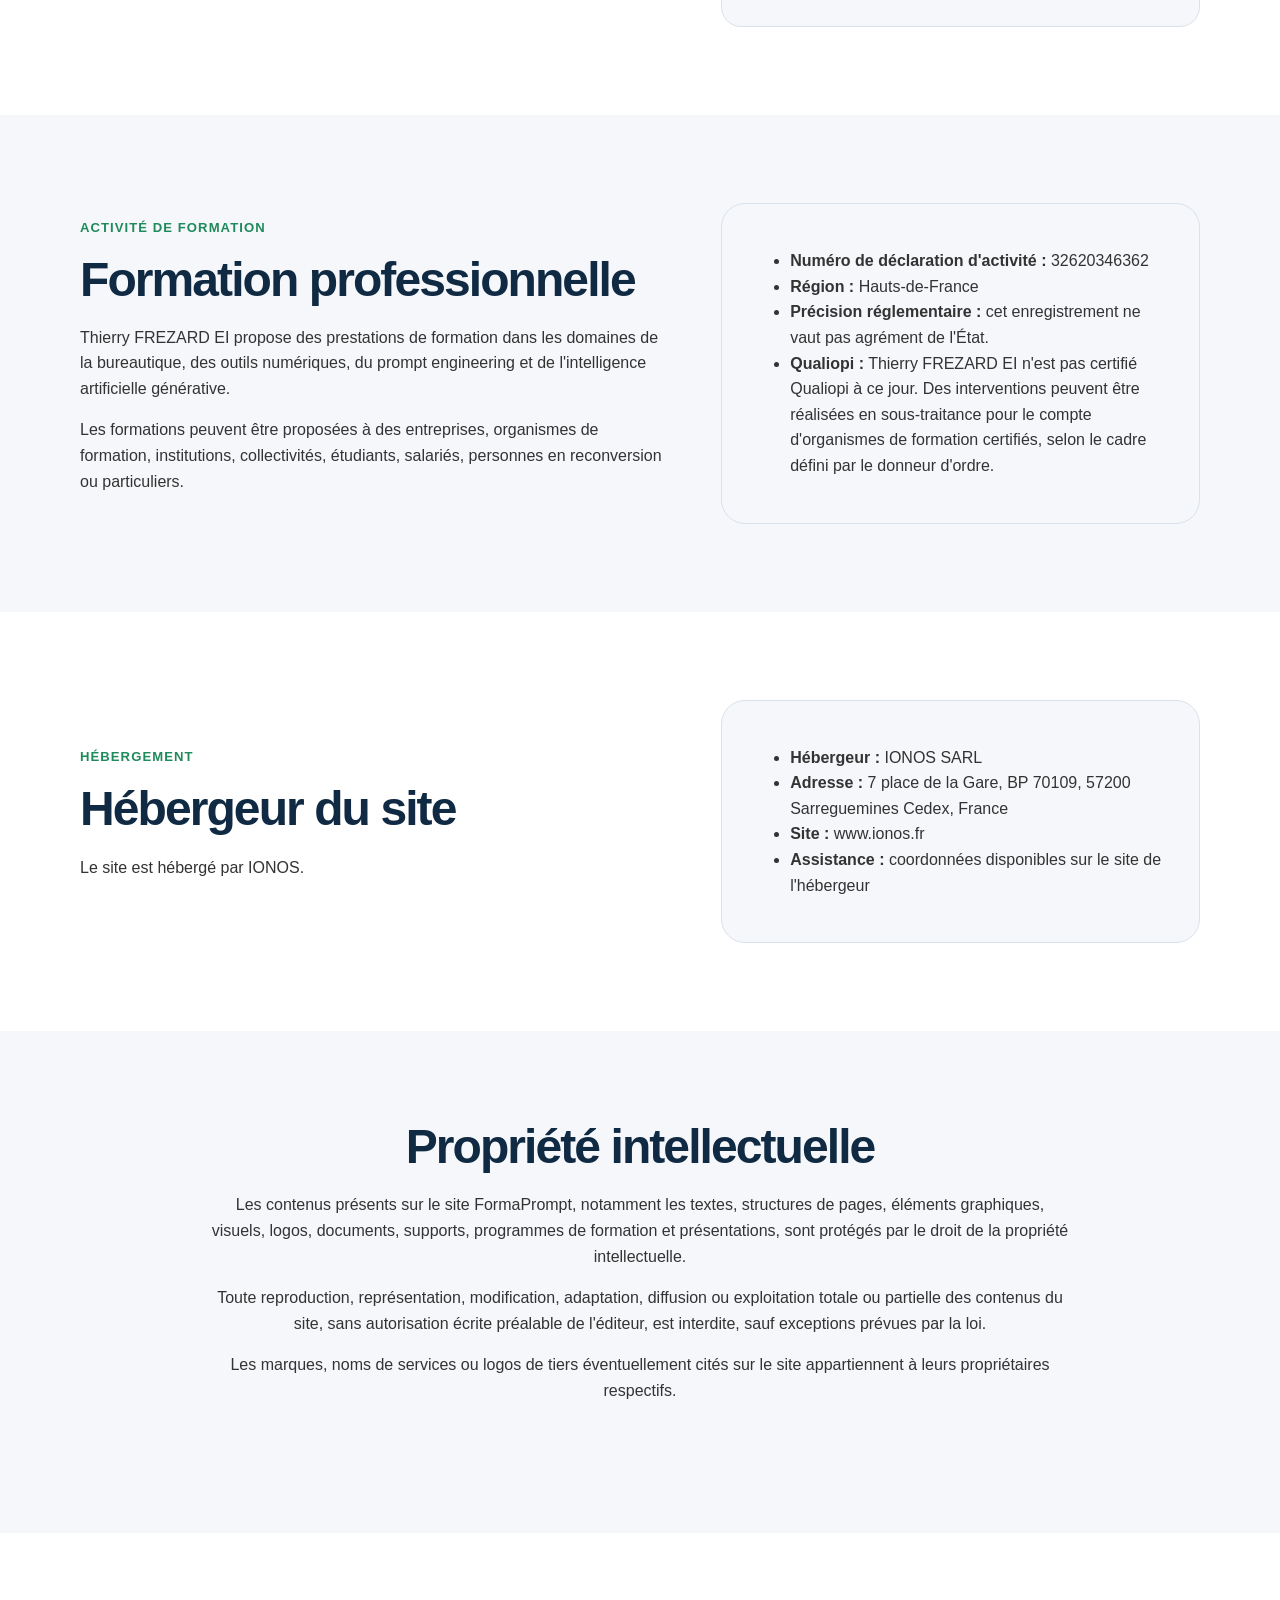
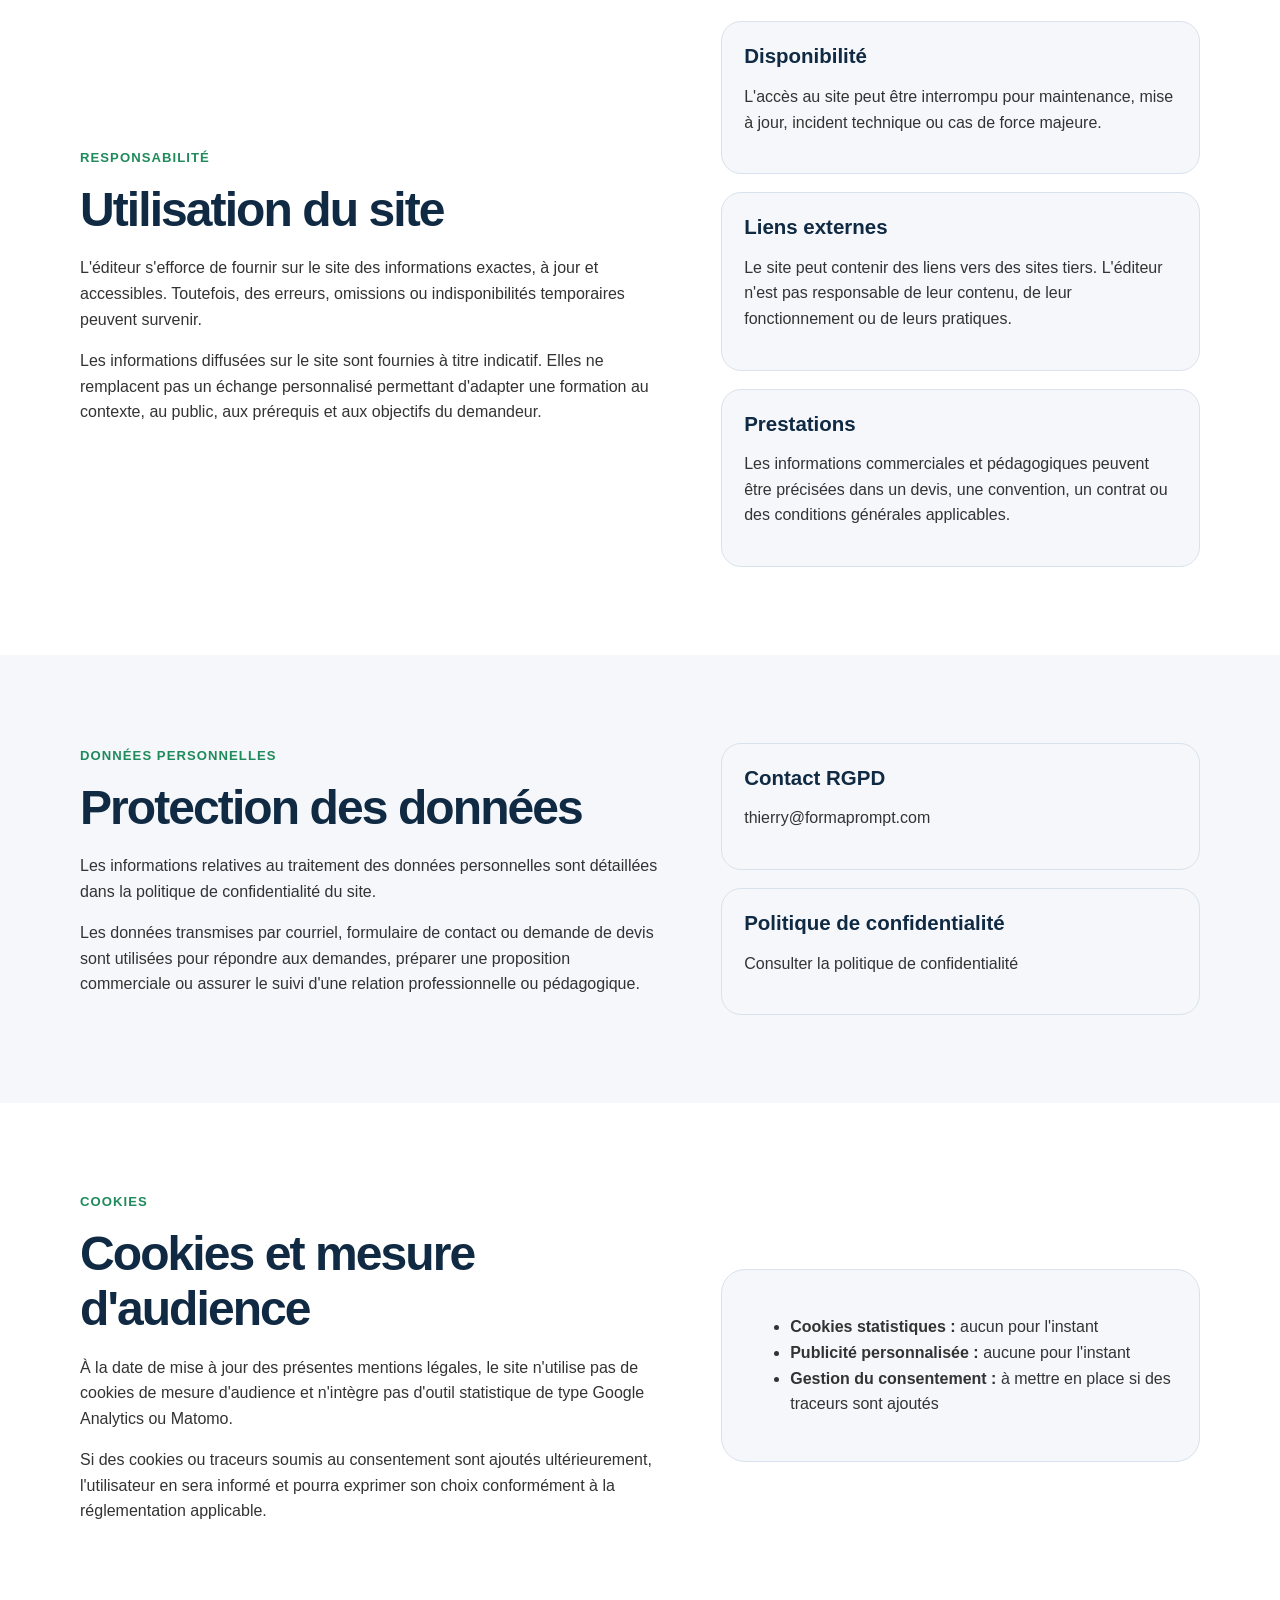
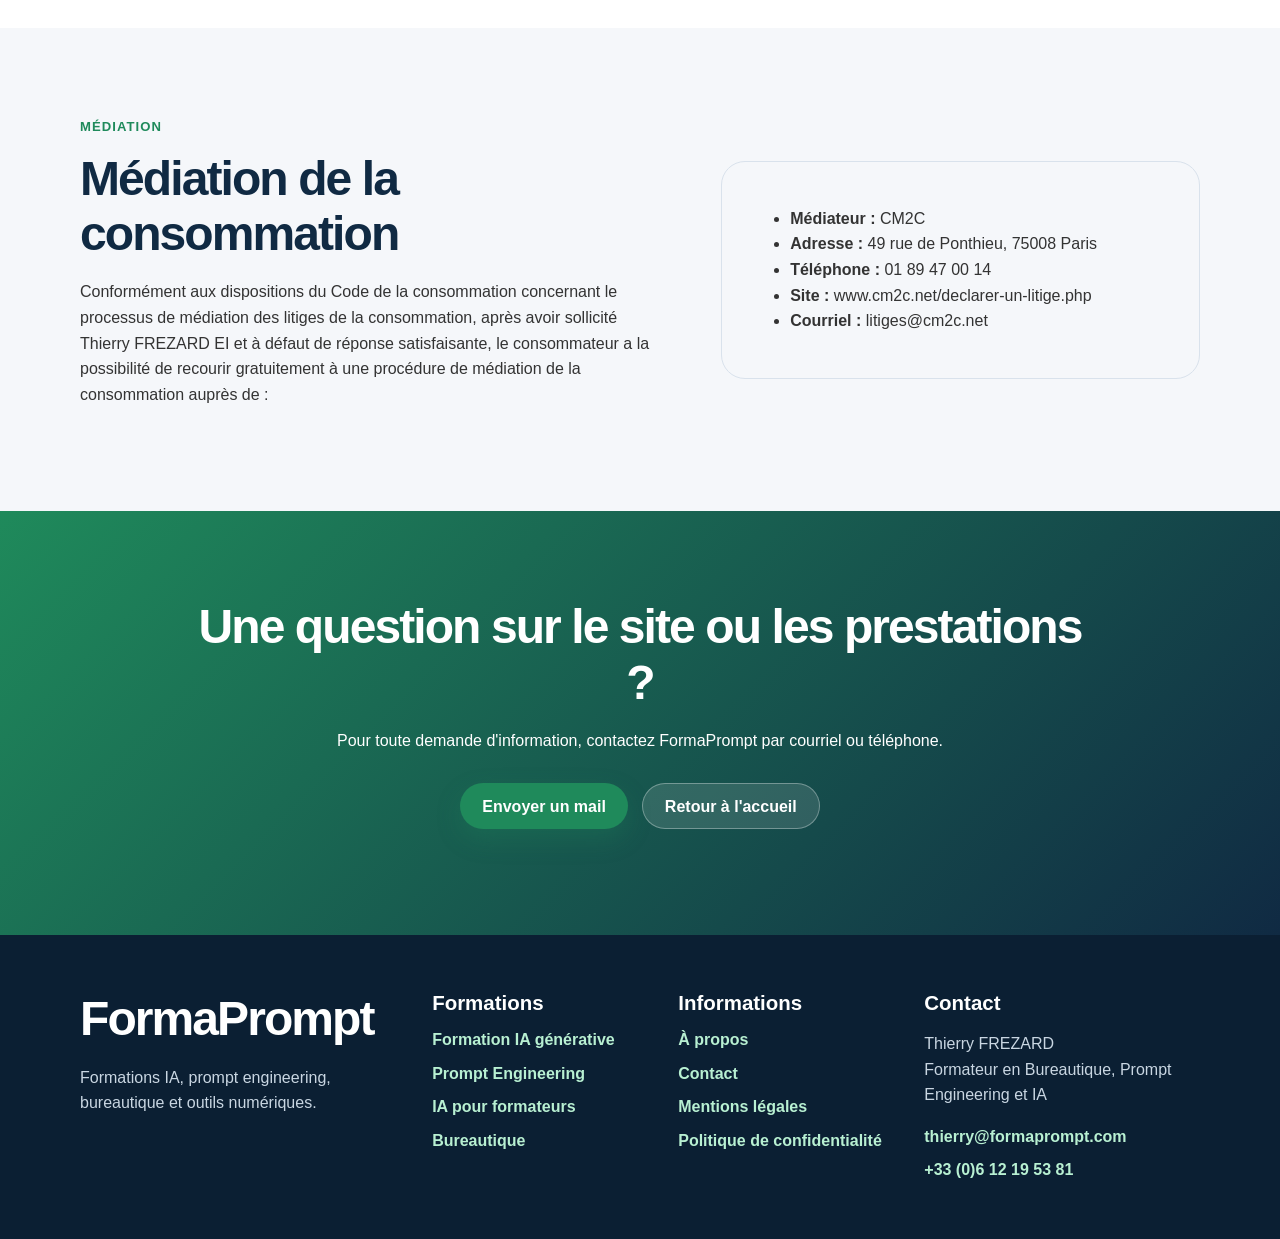
<file: mentions-legales.html>
<!doctype html>
<html lang="fr">
<head>
  <meta charset="utf-8">
  <meta name="viewport" content="width=device-width, initial-scale=1">
  <title>Mentions légales - FormaPrompt</title>
  <meta name="description" content="Mentions légales du site FormaPrompt, édité par Thierry FREZARD EI, organisme de formation en IA, prompt engineering et bureautique.">
  <link rel="stylesheet" href="styles.css">
  <link rel="stylesheet" href="site-extra.css">
</head>
<body>
  <header class="site-header">
    <div class="container header-inner">
      <a class="logo" href="index.html" aria-label="Accueil FormaPrompt">FormaPrompt</a>
      <nav class="main-nav" aria-label="Navigation principale">
        <a href="formation-ia.html">Formations IA</a>
        <a href="prompt-engineering.html">Prompt Engineering</a>
        <a href="bureautique.html">Bureautique</a>
        <a href="ia-formateurs.html">IA pour formateurs</a>
        <a href="a-propos.html">À propos</a>
        <a href="contact.html">Contact</a>
      </nav>
      <a class="btn btn-primary header-cta" href="contact.html">Demander un devis</a>
    </div>
  </header>

  <main>
    <section class="hero section">
      <div class="container hero-grid">
        <div>
          <span class="logo-showcase"></span>
          <p class="eyebrow">Informations légales</p>
          <h1>Mentions légales</h1>
          <p class="hero-text">La présente page a pour objet d'informer les utilisateurs du site FormaPrompt sur l'identité de l'éditeur, les conditions d'hébergement, les responsabilités applicables et les informations utiles liées à l'activité de formation.</p>
          <p class="hero-text">Dernière mise à jour : mai 2026.</p>
        </div>
        <div class="hero-card">
          <div class="hero-card-content">
            <span class="hero-icon">ML</span>
            <h2>FormaPrompt</h2>
            <p>Site édité par Thierry FREZARD EI, formateur en bureautique, prompt engineering et intelligence artificielle générative.</p>
          </div>
        </div>
      </div>
    </section>

    <section class="section section-light">
      <div class="container split-grid">
        <div>
          <p class="eyebrow">Éditeur du site</p>
          <h2>Identification de l'entreprise</h2>
          <p>Le site FormaPrompt est édité par Thierry FREZARD EI, entreprise individuelle exerçant notamment des activités de formation professionnelle, d'accompagnement numérique, de bureautique et d'acculturation à l'intelligence artificielle générative.</p>
        </div>
        <div class="contact-card">
          <ul class="detail-list">
            <li><strong>Nom officiel :</strong> Thierry FREZARD EI</li>
            <li><strong>Adresse :</strong> 6 rue Webster, 62100 Calais, France</li>
            <li><strong>SIRET :</strong> 511 151 615 00016</li>
            <li><strong>SIREN :</strong> 511 151 615</li>
            <li><strong>TVA :</strong> TVA non applicable - article 293 B du Code général des impôts</li>
            <li><strong>Courriel :</strong> <a href="mailto:thierry@formaprompt.com">thierry@formaprompt.com</a></li>
            <li><strong>Téléphone :</strong> <a href="tel:+33612195381">+33 (0)6 12 19 53 81</a></li>
          </ul>
        </div>
      </div>
    </section>

    <section class="section">
      <div class="container split-grid">
        <div>
          <p class="eyebrow">Publication</p>
          <h2>Responsable de la publication</h2>
          <p>Le responsable de la publication du site est Thierry FREZARD.</p>
          <p>Pour toute question relative au site, à ses contenus ou aux prestations présentées, l'utilisateur peut écrire à l'adresse suivante : <a href="mailto:thierry@formaprompt.com">thierry@formaprompt.com</a>.</p>
        </div>
        <div class="feature-list">
          <div><h3>Site concerné</h3><p>FormaPrompt, site de présentation et de commercialisation de prestations de formation.</p></div>
          <div><h3>Zone d'intervention</h3><p>Hauts-de-France et formations à distance. Des interventions peuvent être étudiées selon les besoins.</p></div>
        </div>
      </div>
    </section>

    <section class="section section-light">
      <div class="container split-grid">
        <div>
          <p class="eyebrow">Activité de formation</p>
          <h2>Formation professionnelle</h2>
          <p>Thierry FREZARD EI propose des prestations de formation dans les domaines de la bureautique, des outils numériques, du prompt engineering et de l'intelligence artificielle générative.</p>
          <p>Les formations peuvent être proposées à des entreprises, organismes de formation, institutions, collectivités, étudiants, salariés, personnes en reconversion ou particuliers.</p>
        </div>
        <div class="contact-card">
          <ul class="detail-list">
            <li><strong>Numéro de déclaration d'activité :</strong> 32620346362</li>
            <li><strong>Région :</strong> Hauts-de-France</li>
            <li><strong>Précision réglementaire :</strong> cet enregistrement ne vaut pas agrément de l'État.</li>
            <li><strong>Qualiopi :</strong> Thierry FREZARD EI n'est pas certifié Qualiopi à ce jour. Des interventions peuvent être réalisées en sous-traitance pour le compte d'organismes de formation certifiés, selon le cadre défini par le donneur d'ordre.</li>
          </ul>
        </div>
      </div>
    </section>

    <section class="section">
      <div class="container split-grid">
        <div>
          <p class="eyebrow">Hébergement</p>
          <h2>Hébergeur du site</h2>
          <p>Le site est hébergé par IONOS.</p>
        </div>
        <div class="contact-card">
          <ul class="detail-list">
            <li><strong>Hébergeur :</strong> IONOS SARL</li>
            <li><strong>Adresse :</strong> 7 place de la Gare, BP 70109, 57200 Sarreguemines Cedex, France</li>
            <li><strong>Site :</strong> <a href="https://www.ionos.fr" target="_blank" rel="noopener noreferrer">www.ionos.fr</a></li>
            <li><strong>Assistance :</strong> coordonnées disponibles sur le site de l'hébergeur</li>
          </ul>
        </div>
      </div>
    </section>

    <section class="section section-light">
      <div class="container">
        <div class="section-heading">
          <h2>Propriété intellectuelle</h2>
          <p>Les contenus présents sur le site FormaPrompt, notamment les textes, structures de pages, éléments graphiques, visuels, logos, documents, supports, programmes de formation et présentations, sont protégés par le droit de la propriété intellectuelle.</p>
          <p>Toute reproduction, représentation, modification, adaptation, diffusion ou exploitation totale ou partielle des contenus du site, sans autorisation écrite préalable de l'éditeur, est interdite, sauf exceptions prévues par la loi.</p>
          <p>Les marques, noms de services ou logos de tiers éventuellement cités sur le site appartiennent à leurs propriétaires respectifs.</p>
        </div>
      </div>
    </section>

    <section class="section">
      <div class="container split-grid">
        <div>
          <p class="eyebrow">Responsabilité</p>
          <h2>Utilisation du site</h2>
          <p>L'éditeur s'efforce de fournir sur le site des informations exactes, à jour et accessibles. Toutefois, des erreurs, omissions ou indisponibilités temporaires peuvent survenir.</p>
          <p>Les informations diffusées sur le site sont fournies à titre indicatif. Elles ne remplacent pas un échange personnalisé permettant d'adapter une formation au contexte, au public, aux prérequis et aux objectifs du demandeur.</p>
        </div>
        <div class="feature-list">
          <div><h3>Disponibilité</h3><p>L'accès au site peut être interrompu pour maintenance, mise à jour, incident technique ou cas de force majeure.</p></div>
          <div><h3>Liens externes</h3><p>Le site peut contenir des liens vers des sites tiers. L'éditeur n'est pas responsable de leur contenu, de leur fonctionnement ou de leurs pratiques.</p></div>
          <div><h3>Prestations</h3><p>Les informations commerciales et pédagogiques peuvent être précisées dans un devis, une convention, un contrat ou des conditions générales applicables.</p></div>
        </div>
      </div>
    </section>

    <section class="section section-light">
      <div class="container split-grid">
        <div>
          <p class="eyebrow">Données personnelles</p>
          <h2>Protection des données</h2>
          <p>Les informations relatives au traitement des données personnelles sont détaillées dans la politique de confidentialité du site.</p>
          <p>Les données transmises par courriel, formulaire de contact ou demande de devis sont utilisées pour répondre aux demandes, préparer une proposition commerciale ou assurer le suivi d'une relation professionnelle ou pédagogique.</p>
        </div>
        <div class="feature-list">
          <div><h3>Contact RGPD</h3><p><a href="mailto:thierry@formaprompt.com">thierry@formaprompt.com</a></p></div>
          <div><h3>Politique de confidentialité</h3><p><a href="politique-confidentialite.html">Consulter la politique de confidentialité</a></p></div>
        </div>
      </div>
    </section>

    <section class="section">
      <div class="container split-grid">
        <div>
          <p class="eyebrow">Cookies</p>
          <h2>Cookies et mesure d'audience</h2>
          <p>À la date de mise à jour des présentes mentions légales, le site n'utilise pas de cookies de mesure d'audience et n'intègre pas d'outil statistique de type Google Analytics ou Matomo.</p>
          <p>Si des cookies ou traceurs soumis au consentement sont ajoutés ultérieurement, l'utilisateur en sera informé et pourra exprimer son choix conformément à la réglementation applicable.</p>
        </div>
        <div class="contact-card">
          <ul class="detail-list">
            <li><strong>Cookies statistiques :</strong> aucun pour l'instant</li>
            <li><strong>Publicité personnalisée :</strong> aucune pour l'instant</li>
            <li><strong>Gestion du consentement :</strong> à mettre en place si des traceurs sont ajoutés</li>
          </ul>
        </div>
      </div>
    </section>

    <section class="section section-light">
      <div class="container split-grid">
        <div>
          <p class="eyebrow">Médiation</p>
          <h2>Médiation de la consommation</h2>
          <p>Conformément aux dispositions du Code de la consommation concernant le processus de médiation des litiges de la consommation, après avoir sollicité Thierry FREZARD EI et à défaut de réponse satisfaisante, le consommateur a la possibilité de recourir gratuitement à une procédure de médiation de la consommation auprès de :</p>
        </div>
        <div class="contact-card">
          <ul class="detail-list">
            <li><strong>Médiateur :</strong> CM2C</li>
            <li><strong>Adresse :</strong> 49 rue de Ponthieu, 75008 Paris</li>
            <li><strong>Téléphone :</strong> 01 89 47 00 14</li>
            <li><strong>Site :</strong> <a href="https://www.cm2c.net/declarer-un-litige.php" target="_blank" rel="noopener noreferrer">www.cm2c.net/declarer-un-litige.php</a></li>
            <li><strong>Courriel :</strong> <a href="mailto:litiges@cm2c.net">litiges@cm2c.net</a></li>
          </ul>
        </div>
      </div>
    </section>

    <section class="section cta-section">
      <div class="container cta-box">
        <h2>Une question sur le site ou les prestations ?</h2>
        <p>Pour toute demande d'information, contactez FormaPrompt par courriel ou téléphone.</p>
        <div class="hero-actions centered">
          <a class="btn btn-primary" href="mailto:thierry@formaprompt.com">Envoyer un mail</a>
          <a class="btn btn-secondary" href="index.html">Retour à l'accueil</a>
        </div>
      </div>
    </section>
  </main>

  <footer class="site-footer">
    <div class="container footer-grid">
      <div><h2>FormaPrompt</h2><p>Formations IA, prompt engineering, bureautique et outils numériques.</p></div>
      <div><h3>Formations</h3><a href="formation-ia.html">Formation IA générative</a><a href="prompt-engineering.html">Prompt Engineering</a><a href="ia-formateurs.html">IA pour formateurs</a><a href="bureautique.html">Bureautique</a></div>
      <div><h3>Informations</h3><a href="a-propos.html">À propos</a><a href="contact.html">Contact</a><a href="mentions-legales.html">Mentions légales</a><a href="politique-confidentialite.html">Politique de confidentialité</a></div>
      <div><h3>Contact</h3><p>Thierry FREZARD<br>Formateur en Bureautique, Prompt Engineering et IA</p><a href="mailto:thierry@formaprompt.com">thierry@formaprompt.com</a><a href="tel:+33612195381">+33 (0)6 12 19 53 81</a></div>
    </div>
  </footer>
</body>
</html>
</file>
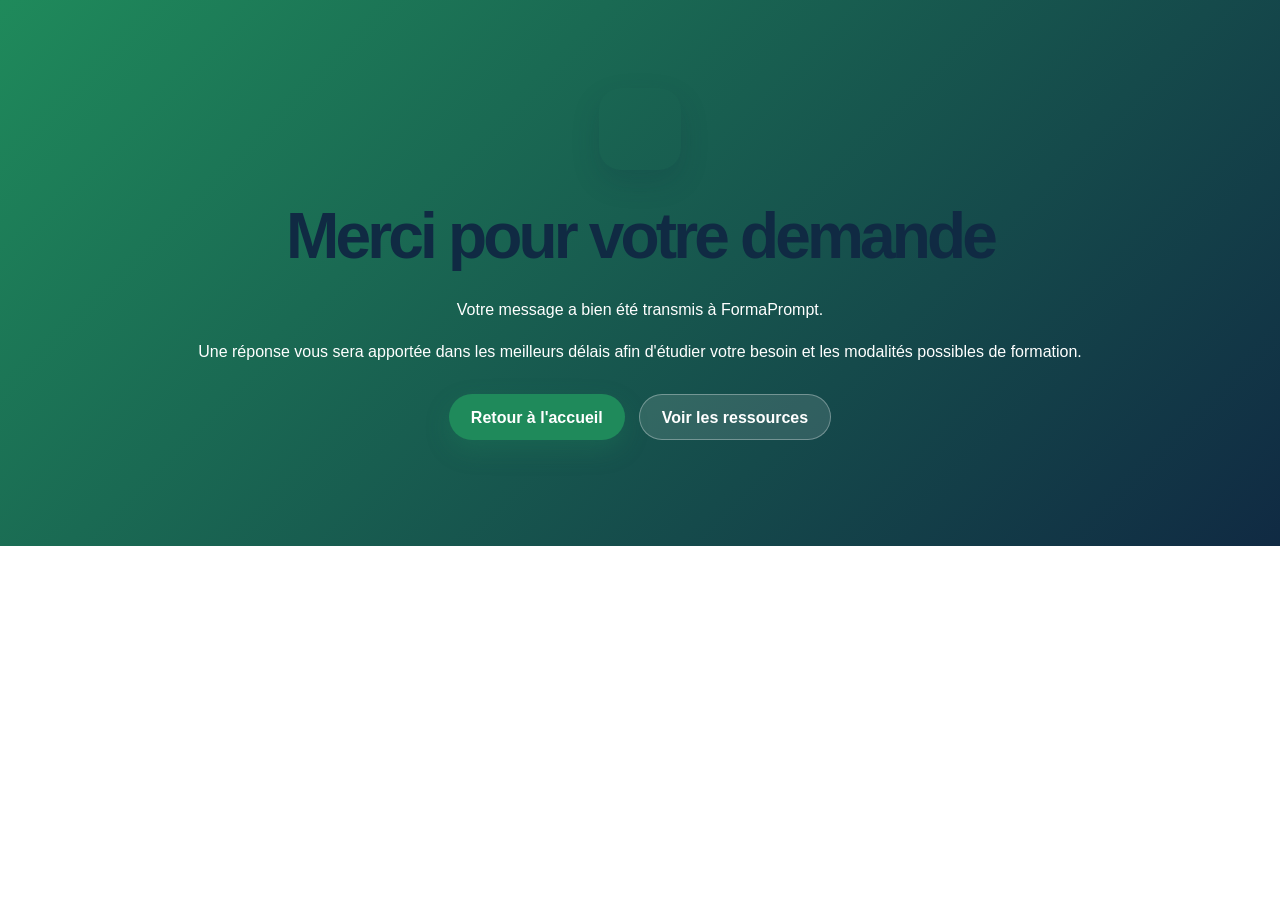
<file: merci.html>
<!doctype html>
<html lang="fr">
<head>
  <meta charset="utf-8">
  <meta name="viewport" content="width=device-width, initial-scale=1">
  <title>Merci pour votre demande - FormaPrompt</title>
  <meta name="description" content="Votre demande a bien été transmise à FormaPrompt.">
  <link rel="stylesheet" href="styles.css">
  <link rel="stylesheet" href="site-extra.css">
</head>
<body>
  <main class="section cta-section">
    <div class="container cta-box">
      <span class="logo-showcase"></span>
      <h1>Merci pour votre demande</h1>
      <p>Votre message a bien été transmis à FormaPrompt.</p>
      <p>Une réponse vous sera apportée dans les meilleurs délais afin d'étudier votre besoin et les modalités possibles de formation.</p>
      <div class="hero-actions centered">
        <a class="btn btn-primary" href="index.html">Retour à l'accueil</a>
        <a class="btn btn-secondary" href="ressources.html">Voir les ressources</a>
      </div>
    </div>
  </main>
</body>
</html>
</file>
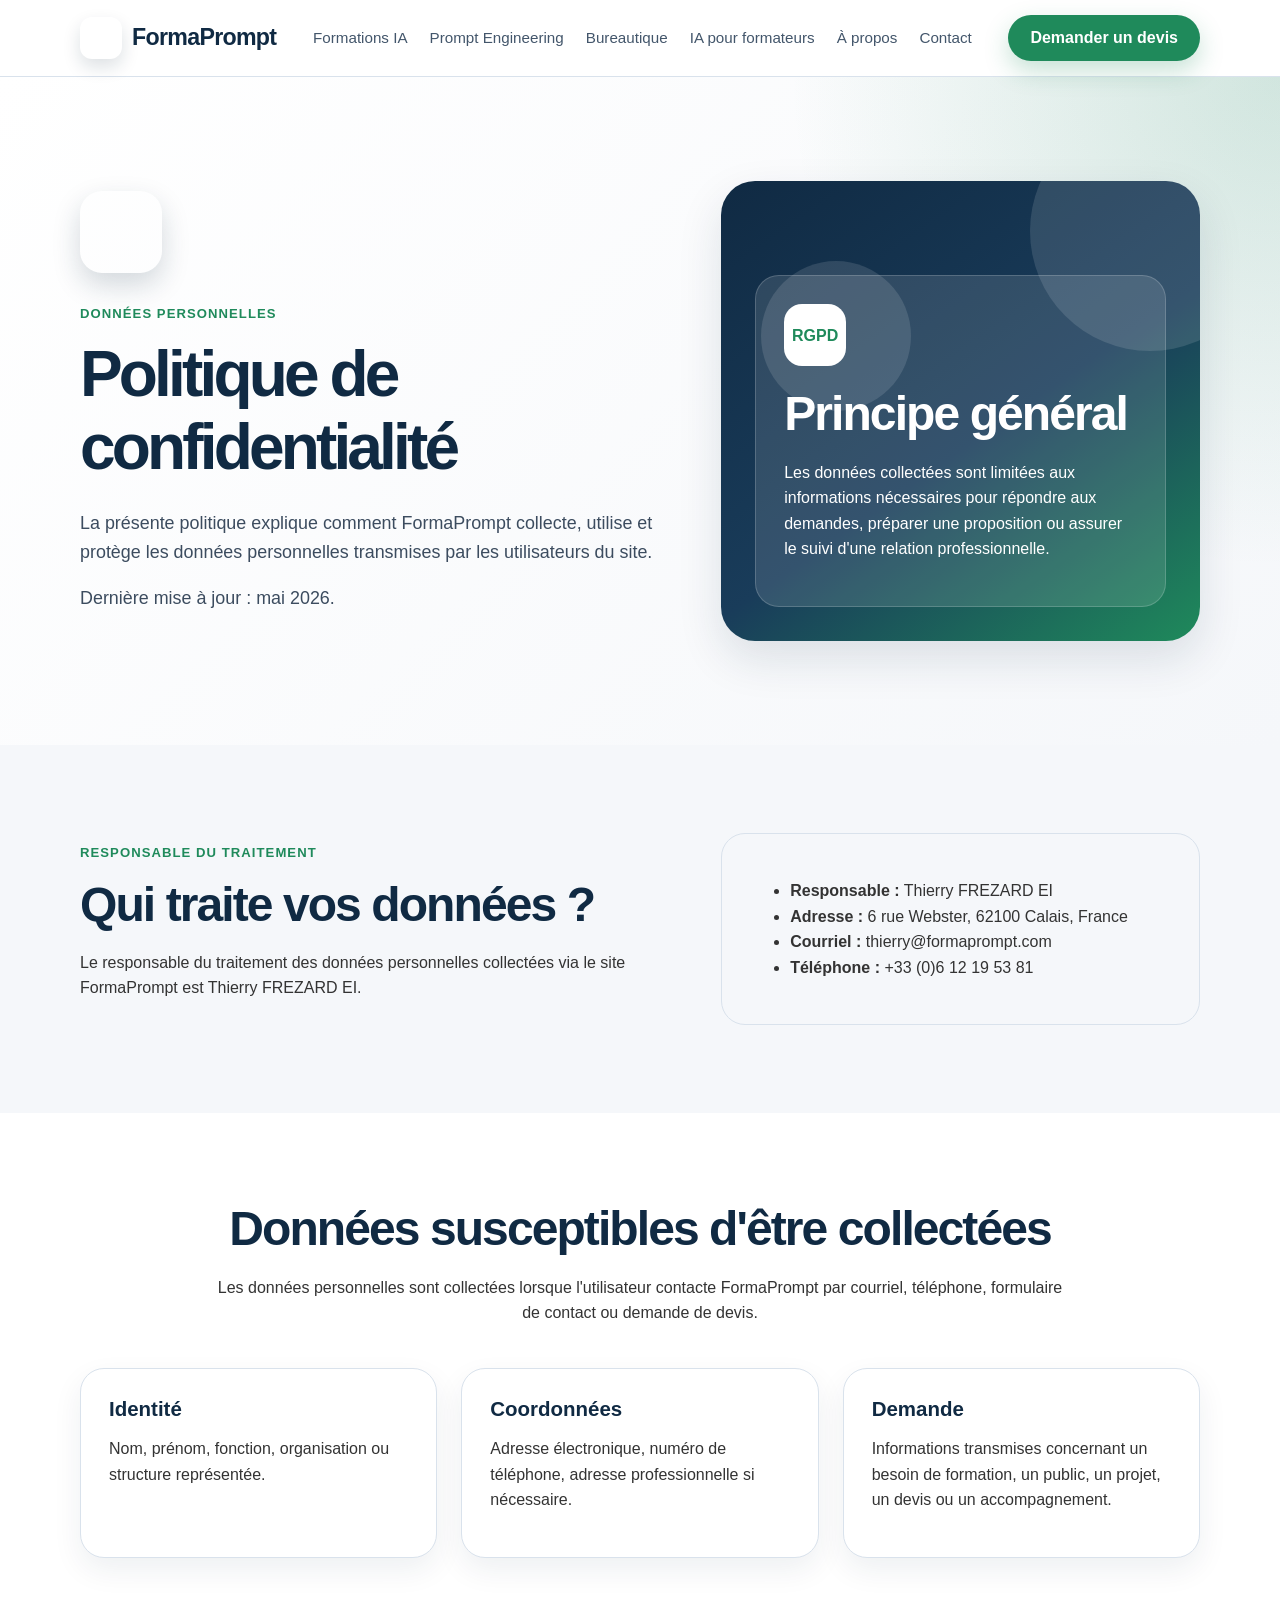
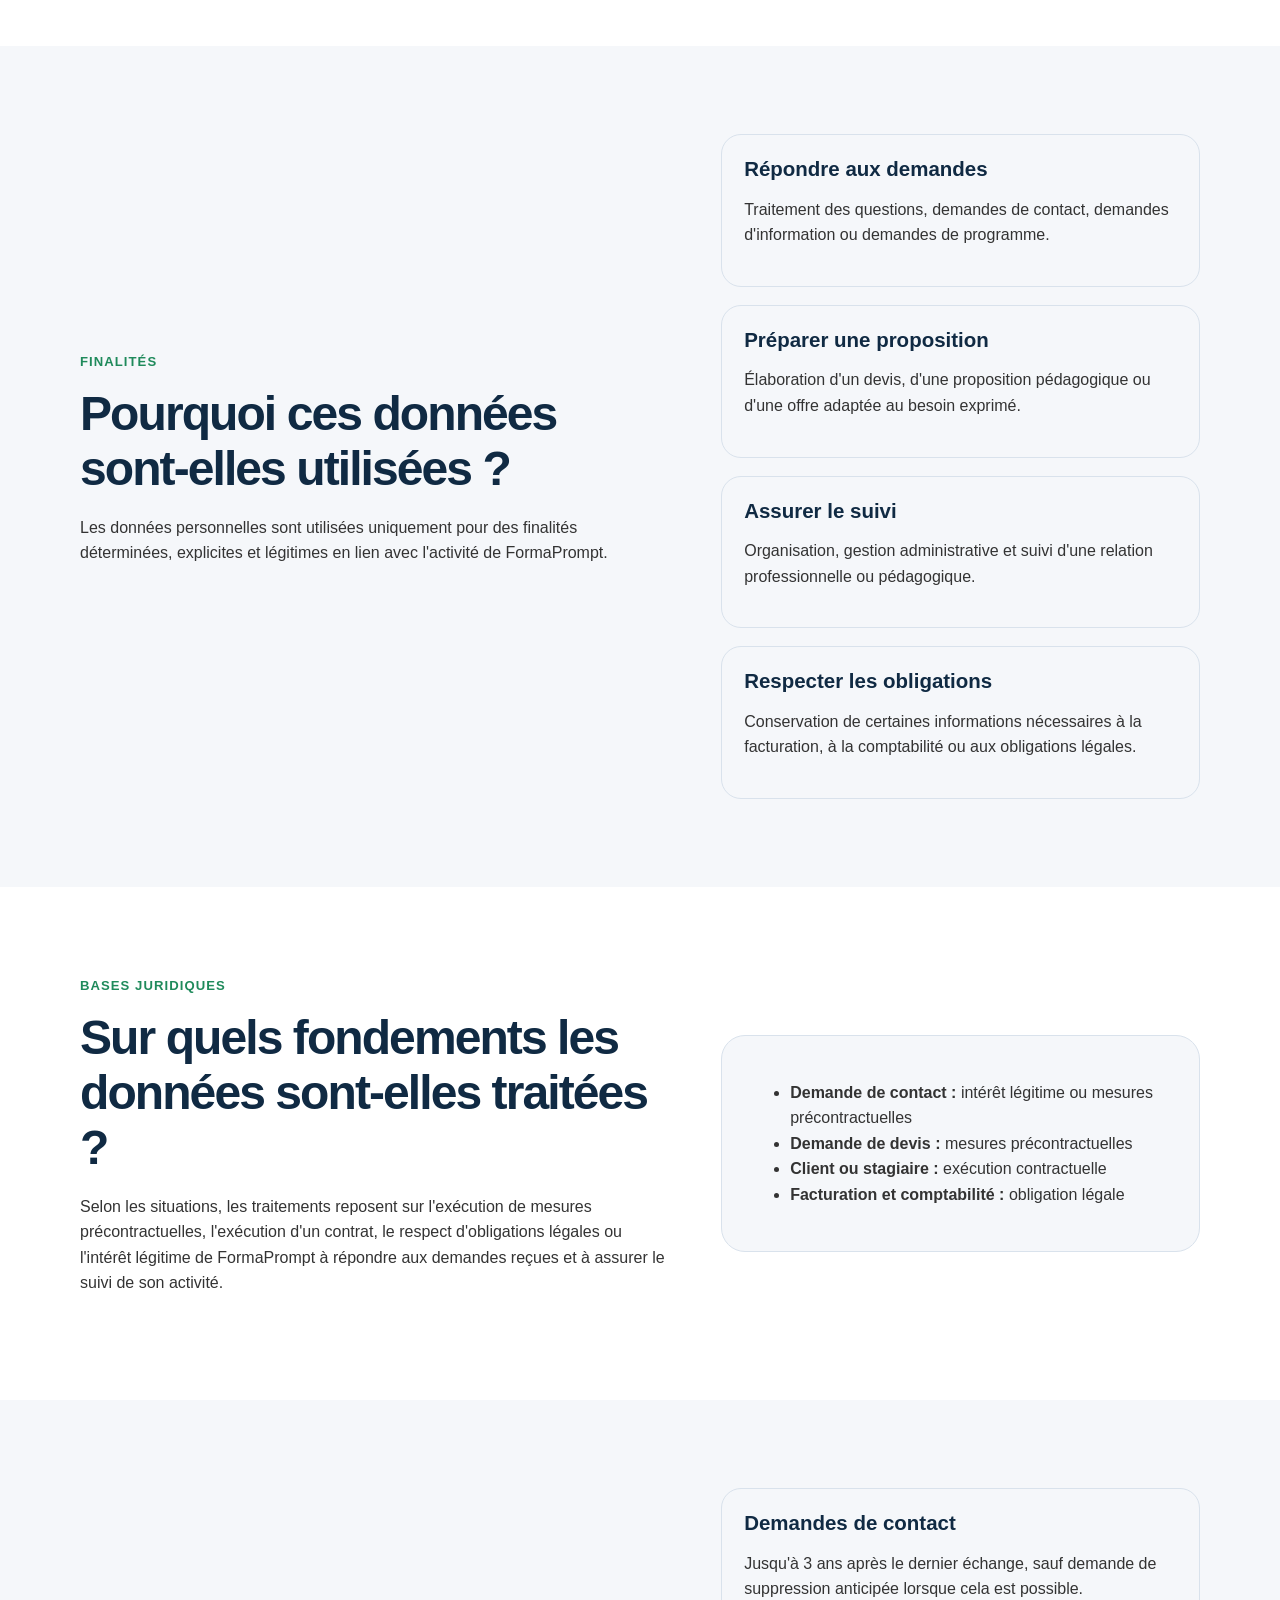
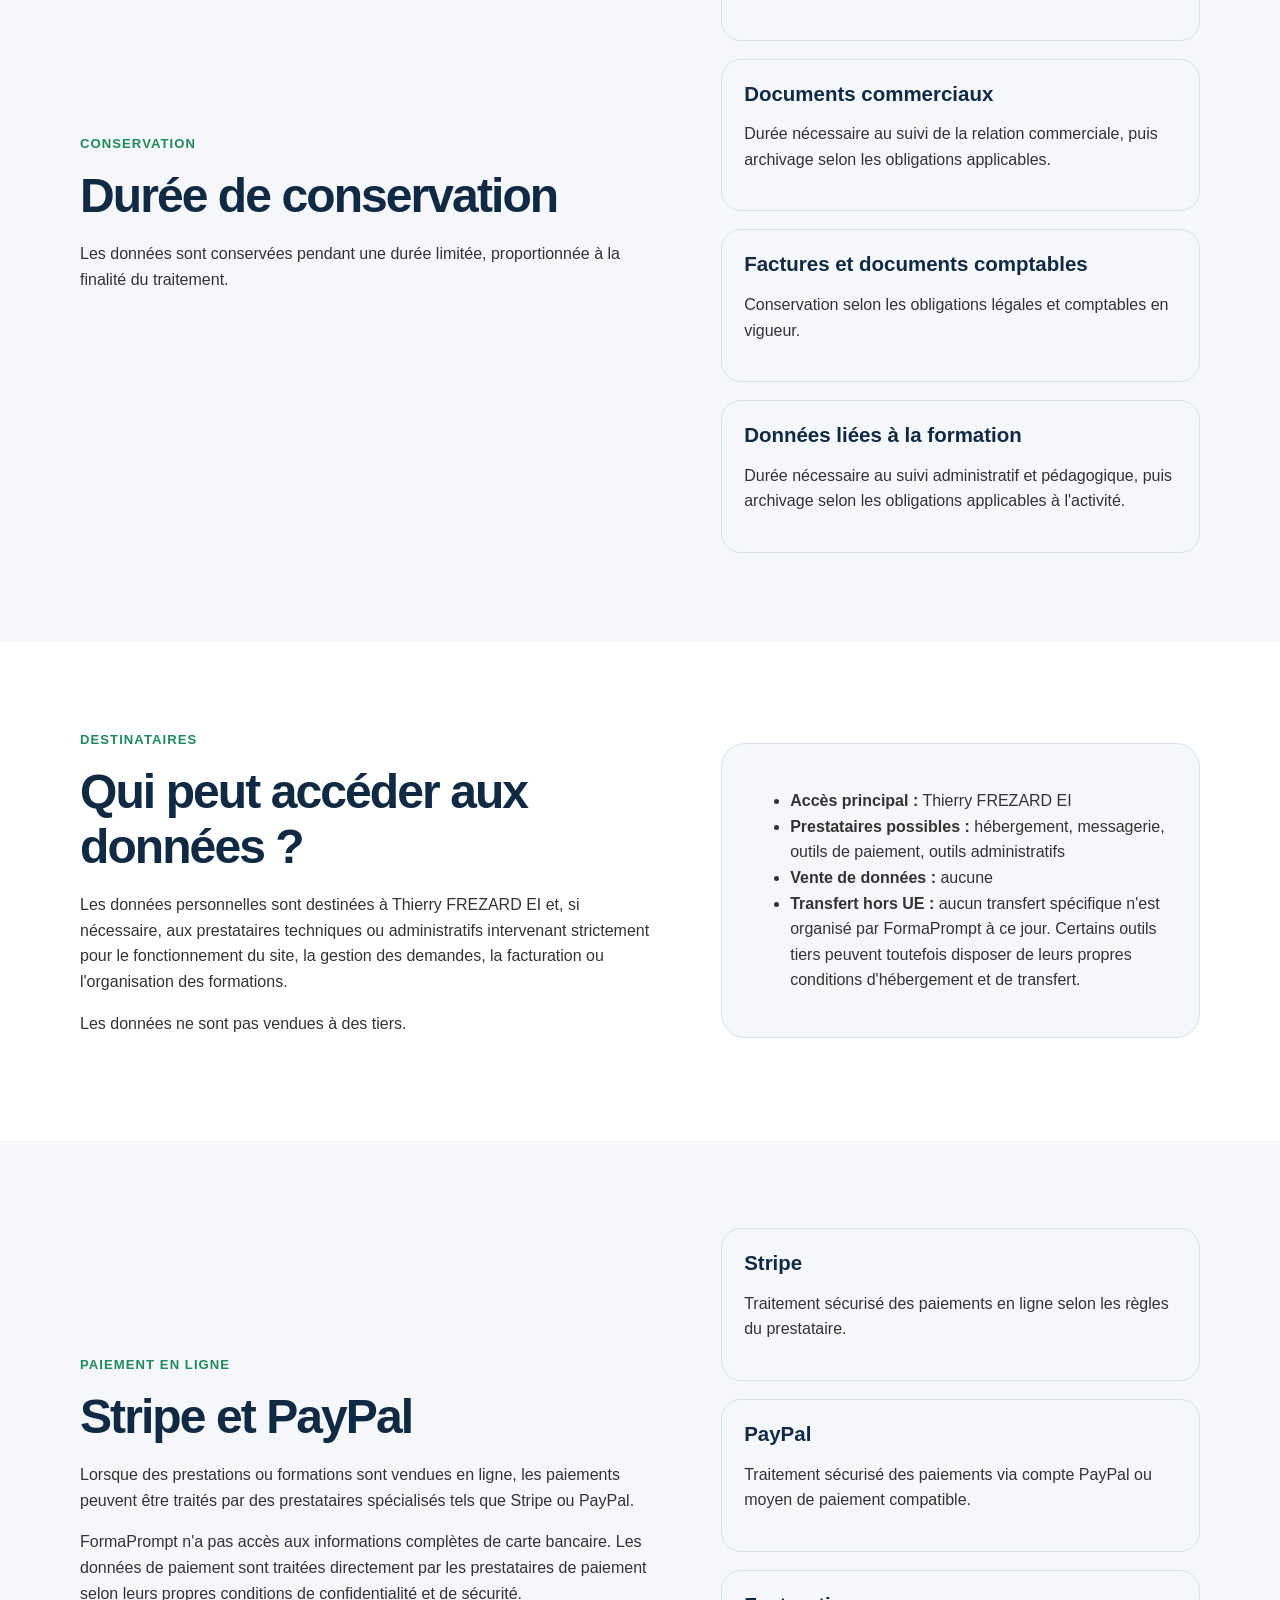
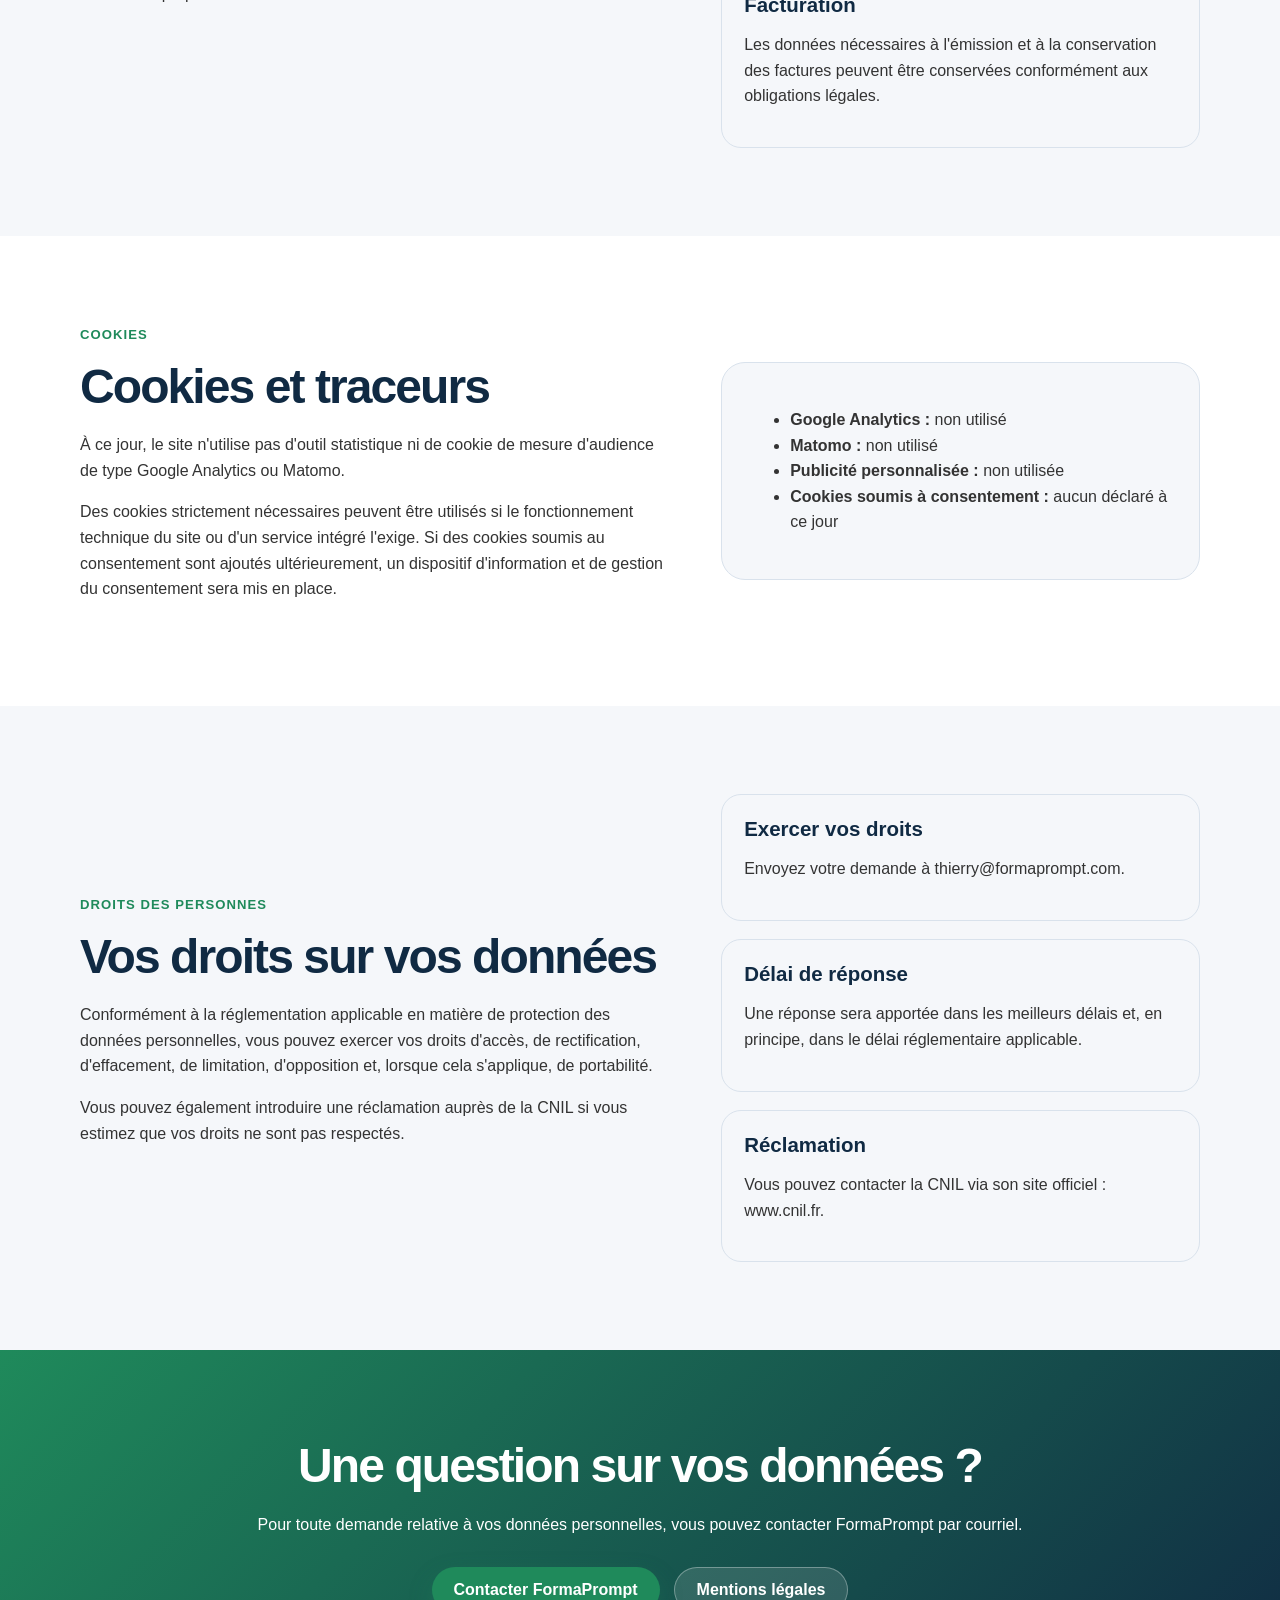
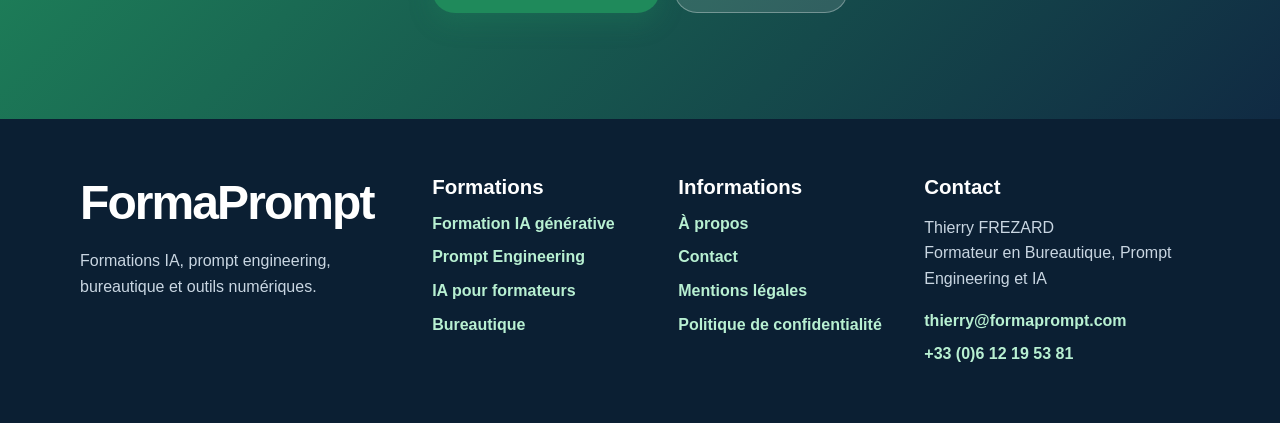
<file: politique-confidentialite.html>
<!doctype html>
<html lang="fr">
<head>
  <meta charset="utf-8">
  <meta name="viewport" content="width=device-width, initial-scale=1">
  <title>Politique de confidentialité - FormaPrompt</title>
  <meta name="description" content="Politique de confidentialité du site FormaPrompt : données collectées, finalités, durée de conservation, droits RGPD et contact.">
  <link rel="stylesheet" href="styles.css">
  <link rel="stylesheet" href="site-extra.css">
</head>
<body>
  <header class="site-header">
    <div class="container header-inner">
      <a class="logo" href="index.html" aria-label="Accueil FormaPrompt">FormaPrompt</a>
      <nav class="main-nav" aria-label="Navigation principale">
        <a href="formation-ia.html">Formations IA</a>
        <a href="prompt-engineering.html">Prompt Engineering</a>
        <a href="bureautique.html">Bureautique</a>
        <a href="ia-formateurs.html">IA pour formateurs</a>
        <a href="a-propos.html">À propos</a>
        <a href="contact.html">Contact</a>
      </nav>
      <a class="btn btn-primary header-cta" href="contact.html">Demander un devis</a>
    </div>
  </header>

  <main>
    <section class="hero section">
      <div class="container hero-grid">
        <div>
          <span class="logo-showcase"></span>
          <p class="eyebrow">Données personnelles</p>
          <h1>Politique de confidentialité</h1>
          <p class="hero-text">La présente politique explique comment FormaPrompt collecte, utilise et protège les données personnelles transmises par les utilisateurs du site.</p>
          <p class="hero-text">Dernière mise à jour : mai 2026.</p>
        </div>
        <div class="hero-card">
          <div class="hero-card-content">
            <span class="hero-icon">RGPD</span>
            <h2>Principe général</h2>
            <p>Les données collectées sont limitées aux informations nécessaires pour répondre aux demandes, préparer une proposition ou assurer le suivi d'une relation professionnelle.</p>
          </div>
        </div>
      </div>
    </section>

    <section class="section section-light">
      <div class="container split-grid">
        <div>
          <p class="eyebrow">Responsable du traitement</p>
          <h2>Qui traite vos données ?</h2>
          <p>Le responsable du traitement des données personnelles collectées via le site FormaPrompt est Thierry FREZARD EI.</p>
        </div>
        <div class="contact-card">
          <ul class="detail-list">
            <li><strong>Responsable :</strong> Thierry FREZARD EI</li>
            <li><strong>Adresse :</strong> 6 rue Webster, 62100 Calais, France</li>
            <li><strong>Courriel :</strong> <a href="mailto:thierry@formaprompt.com">thierry@formaprompt.com</a></li>
            <li><strong>Téléphone :</strong> <a href="tel:+33612195381">+33 (0)6 12 19 53 81</a></li>
          </ul>
        </div>
      </div>
    </section>

    <section class="section">
      <div class="container">
        <div class="section-heading">
          <h2>Données susceptibles d'être collectées</h2>
          <p>Les données personnelles sont collectées lorsque l'utilisateur contacte FormaPrompt par courriel, téléphone, formulaire de contact ou demande de devis.</p>
        </div>
        <div class="cards three-columns">
          <article class="card"><h3>Identité</h3><p>Nom, prénom, fonction, organisation ou structure représentée.</p></article>
          <article class="card"><h3>Coordonnées</h3><p>Adresse électronique, numéro de téléphone, adresse professionnelle si nécessaire.</p></article>
          <article class="card"><h3>Demande</h3><p>Informations transmises concernant un besoin de formation, un public, un projet, un devis ou un accompagnement.</p></article>
        </div>
      </div>
    </section>

    <section class="section section-light">
      <div class="container split-grid">
        <div>
          <p class="eyebrow">Finalités</p>
          <h2>Pourquoi ces données sont-elles utilisées ?</h2>
          <p>Les données personnelles sont utilisées uniquement pour des finalités déterminées, explicites et légitimes en lien avec l'activité de FormaPrompt.</p>
        </div>
        <div class="feature-list">
          <div><h3>Répondre aux demandes</h3><p>Traitement des questions, demandes de contact, demandes d'information ou demandes de programme.</p></div>
          <div><h3>Préparer une proposition</h3><p>Élaboration d'un devis, d'une proposition pédagogique ou d'une offre adaptée au besoin exprimé.</p></div>
          <div><h3>Assurer le suivi</h3><p>Organisation, gestion administrative et suivi d'une relation professionnelle ou pédagogique.</p></div>
          <div><h3>Respecter les obligations</h3><p>Conservation de certaines informations nécessaires à la facturation, à la comptabilité ou aux obligations légales.</p></div>
        </div>
      </div>
    </section>

    <section class="section">
      <div class="container split-grid">
        <div>
          <p class="eyebrow">Bases juridiques</p>
          <h2>Sur quels fondements les données sont-elles traitées ?</h2>
          <p>Selon les situations, les traitements reposent sur l'exécution de mesures précontractuelles, l'exécution d'un contrat, le respect d'obligations légales ou l'intérêt légitime de FormaPrompt à répondre aux demandes reçues et à assurer le suivi de son activité.</p>
        </div>
        <div class="contact-card">
          <ul class="detail-list">
            <li><strong>Demande de contact :</strong> intérêt légitime ou mesures précontractuelles</li>
            <li><strong>Demande de devis :</strong> mesures précontractuelles</li>
            <li><strong>Client ou stagiaire :</strong> exécution contractuelle</li>
            <li><strong>Facturation et comptabilité :</strong> obligation légale</li>
          </ul>
        </div>
      </div>
    </section>

    <section class="section section-light">
      <div class="container split-grid">
        <div>
          <p class="eyebrow">Conservation</p>
          <h2>Durée de conservation</h2>
          <p>Les données sont conservées pendant une durée limitée, proportionnée à la finalité du traitement.</p>
        </div>
        <div class="feature-list">
          <div><h3>Demandes de contact</h3><p>Jusqu'à 3 ans après le dernier échange, sauf demande de suppression anticipée lorsque cela est possible.</p></div>
          <div><h3>Documents commerciaux</h3><p>Durée nécessaire au suivi de la relation commerciale, puis archivage selon les obligations applicables.</p></div>
          <div><h3>Factures et documents comptables</h3><p>Conservation selon les obligations légales et comptables en vigueur.</p></div>
          <div><h3>Données liées à la formation</h3><p>Durée nécessaire au suivi administratif et pédagogique, puis archivage selon les obligations applicables à l'activité.</p></div>
        </div>
      </div>
    </section>

    <section class="section">
      <div class="container split-grid">
        <div>
          <p class="eyebrow">Destinataires</p>
          <h2>Qui peut accéder aux données ?</h2>
          <p>Les données personnelles sont destinées à Thierry FREZARD EI et, si nécessaire, aux prestataires techniques ou administratifs intervenant strictement pour le fonctionnement du site, la gestion des demandes, la facturation ou l'organisation des formations.</p>
          <p>Les données ne sont pas vendues à des tiers.</p>
        </div>
        <div class="contact-card">
          <ul class="detail-list">
            <li><strong>Accès principal :</strong> Thierry FREZARD EI</li>
            <li><strong>Prestataires possibles :</strong> hébergement, messagerie, outils de paiement, outils administratifs</li>
            <li><strong>Vente de données :</strong> aucune</li>
            <li><strong>Transfert hors UE :</strong> aucun transfert spécifique n'est organisé par FormaPrompt à ce jour. Certains outils tiers peuvent toutefois disposer de leurs propres conditions d'hébergement et de transfert.</li>
          </ul>
        </div>
      </div>
    </section>

    <section class="section section-light">
      <div class="container split-grid">
        <div>
          <p class="eyebrow">Paiement en ligne</p>
          <h2>Stripe et PayPal</h2>
          <p>Lorsque des prestations ou formations sont vendues en ligne, les paiements peuvent être traités par des prestataires spécialisés tels que Stripe ou PayPal.</p>
          <p>FormaPrompt n'a pas accès aux informations complètes de carte bancaire. Les données de paiement sont traitées directement par les prestataires de paiement selon leurs propres conditions de confidentialité et de sécurité.</p>
        </div>
        <div class="feature-list">
          <div><h3>Stripe</h3><p>Traitement sécurisé des paiements en ligne selon les règles du prestataire.</p></div>
          <div><h3>PayPal</h3><p>Traitement sécurisé des paiements via compte PayPal ou moyen de paiement compatible.</p></div>
          <div><h3>Facturation</h3><p>Les données nécessaires à l'émission et à la conservation des factures peuvent être conservées conformément aux obligations légales.</p></div>
        </div>
      </div>
    </section>

    <section class="section">
      <div class="container split-grid">
        <div>
          <p class="eyebrow">Cookies</p>
          <h2>Cookies et traceurs</h2>
          <p>À ce jour, le site n'utilise pas d'outil statistique ni de cookie de mesure d'audience de type Google Analytics ou Matomo.</p>
          <p>Des cookies strictement nécessaires peuvent être utilisés si le fonctionnement technique du site ou d'un service intégré l'exige. Si des cookies soumis au consentement sont ajoutés ultérieurement, un dispositif d'information et de gestion du consentement sera mis en place.</p>
        </div>
        <div class="contact-card">
          <ul class="detail-list">
            <li><strong>Google Analytics :</strong> non utilisé</li>
            <li><strong>Matomo :</strong> non utilisé</li>
            <li><strong>Publicité personnalisée :</strong> non utilisée</li>
            <li><strong>Cookies soumis à consentement :</strong> aucun déclaré à ce jour</li>
          </ul>
        </div>
      </div>
    </section>

    <section class="section section-light">
      <div class="container split-grid">
        <div>
          <p class="eyebrow">Droits des personnes</p>
          <h2>Vos droits sur vos données</h2>
          <p>Conformément à la réglementation applicable en matière de protection des données personnelles, vous pouvez exercer vos droits d'accès, de rectification, d'effacement, de limitation, d'opposition et, lorsque cela s'applique, de portabilité.</p>
          <p>Vous pouvez également introduire une réclamation auprès de la CNIL si vous estimez que vos droits ne sont pas respectés.</p>
        </div>
        <div class="feature-list">
          <div><h3>Exercer vos droits</h3><p>Envoyez votre demande à <a href="mailto:thierry@formaprompt.com">thierry@formaprompt.com</a>.</p></div>
          <div><h3>Délai de réponse</h3><p>Une réponse sera apportée dans les meilleurs délais et, en principe, dans le délai réglementaire applicable.</p></div>
          <div><h3>Réclamation</h3><p>Vous pouvez contacter la CNIL via son site officiel : <a href="https://www.cnil.fr" target="_blank" rel="noopener noreferrer">www.cnil.fr</a>.</p></div>
        </div>
      </div>
    </section>

    <section class="section cta-section">
      <div class="container cta-box">
        <h2>Une question sur vos données ?</h2>
        <p>Pour toute demande relative à vos données personnelles, vous pouvez contacter FormaPrompt par courriel.</p>
        <div class="hero-actions centered">
          <a class="btn btn-primary" href="mailto:thierry@formaprompt.com">Contacter FormaPrompt</a>
          <a class="btn btn-secondary" href="mentions-legales.html">Mentions légales</a>
        </div>
      </div>
    </section>
  </main>

  <footer class="site-footer">
    <div class="container footer-grid">
      <div><h2>FormaPrompt</h2><p>Formations IA, prompt engineering, bureautique et outils numériques.</p></div>
      <div><h3>Formations</h3><a href="formation-ia.html">Formation IA générative</a><a href="prompt-engineering.html">Prompt Engineering</a><a href="ia-formateurs.html">IA pour formateurs</a><a href="bureautique.html">Bureautique</a></div>
      <div><h3>Informations</h3><a href="a-propos.html">À propos</a><a href="contact.html">Contact</a><a href="mentions-legales.html">Mentions légales</a><a href="politique-confidentialite.html">Politique de confidentialité</a></div>
      <div><h3>Contact</h3><p>Thierry FREZARD<br>Formateur en Bureautique, Prompt Engineering et IA</p><a href="mailto:thierry@formaprompt.com">thierry@formaprompt.com</a><a href="tel:+33612195381">+33 (0)6 12 19 53 81</a></div>
    </div>
  </footer>
</body>
</html>
</file>
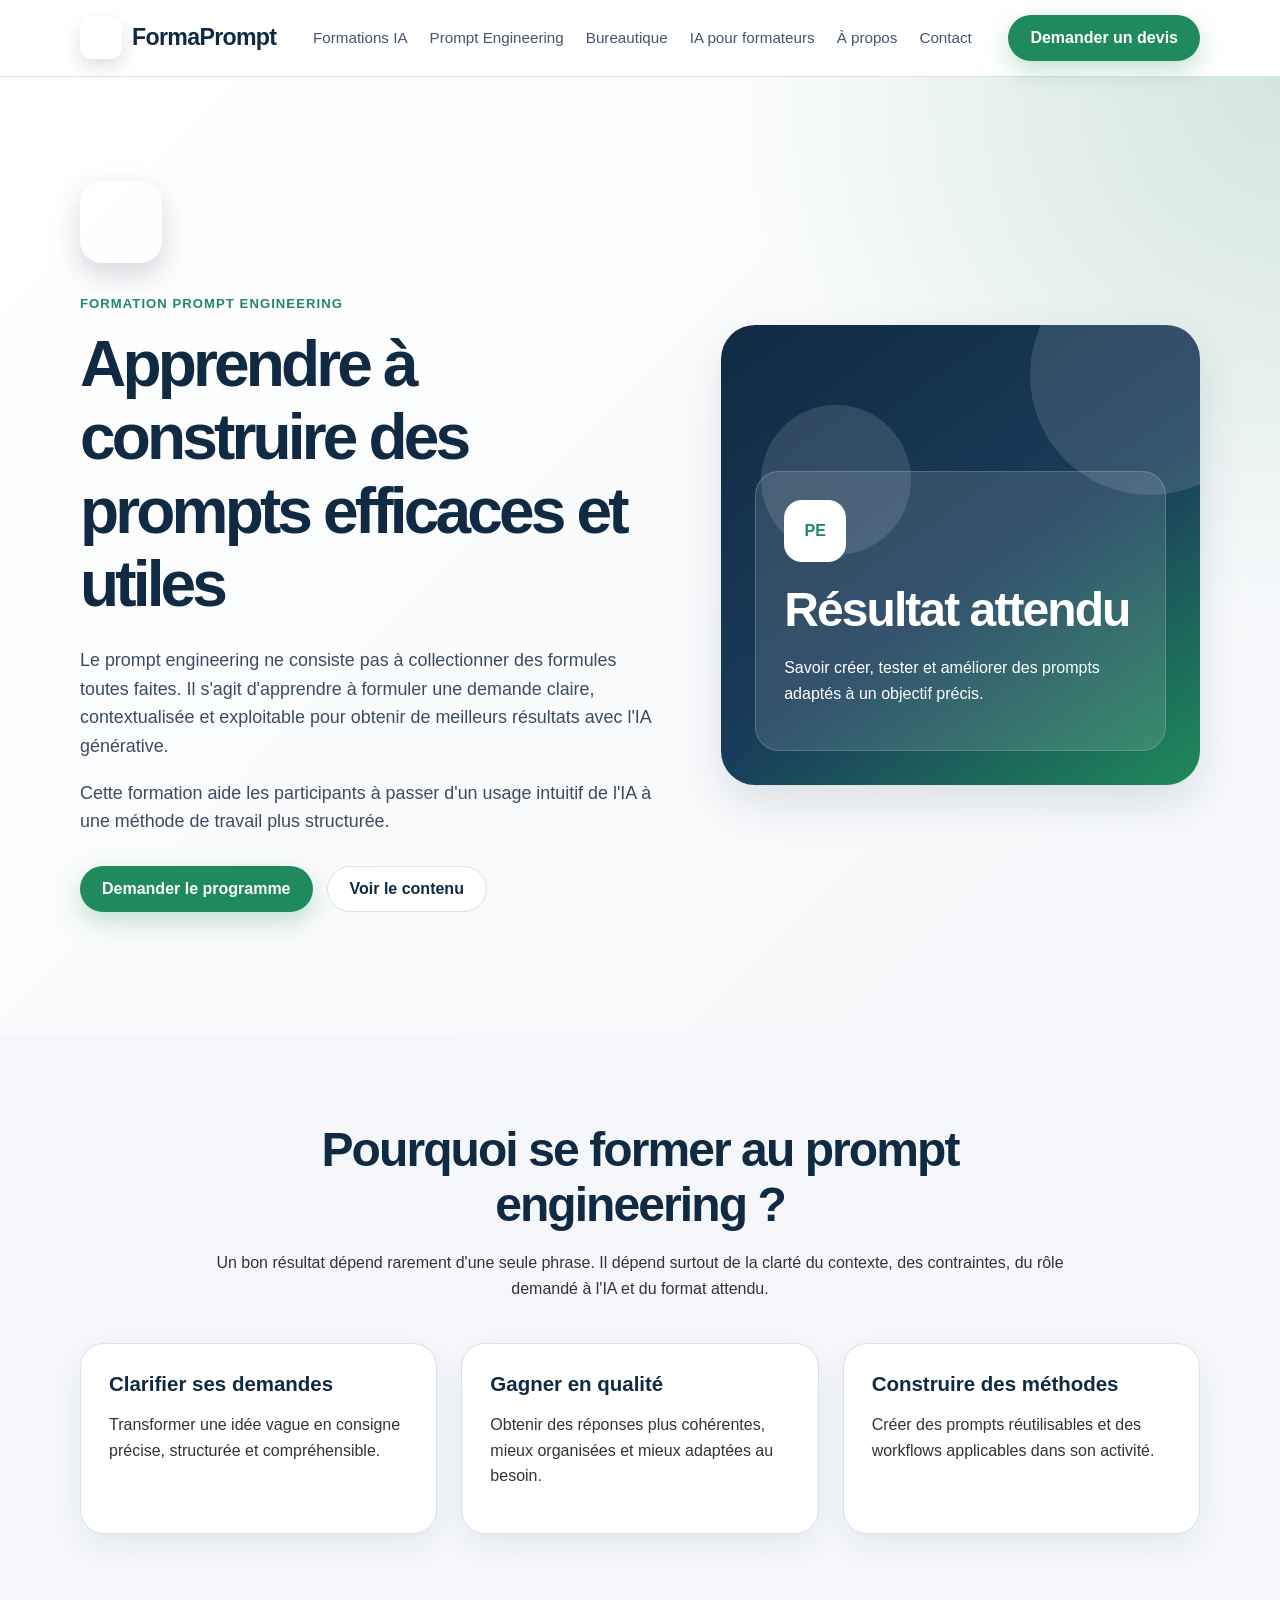
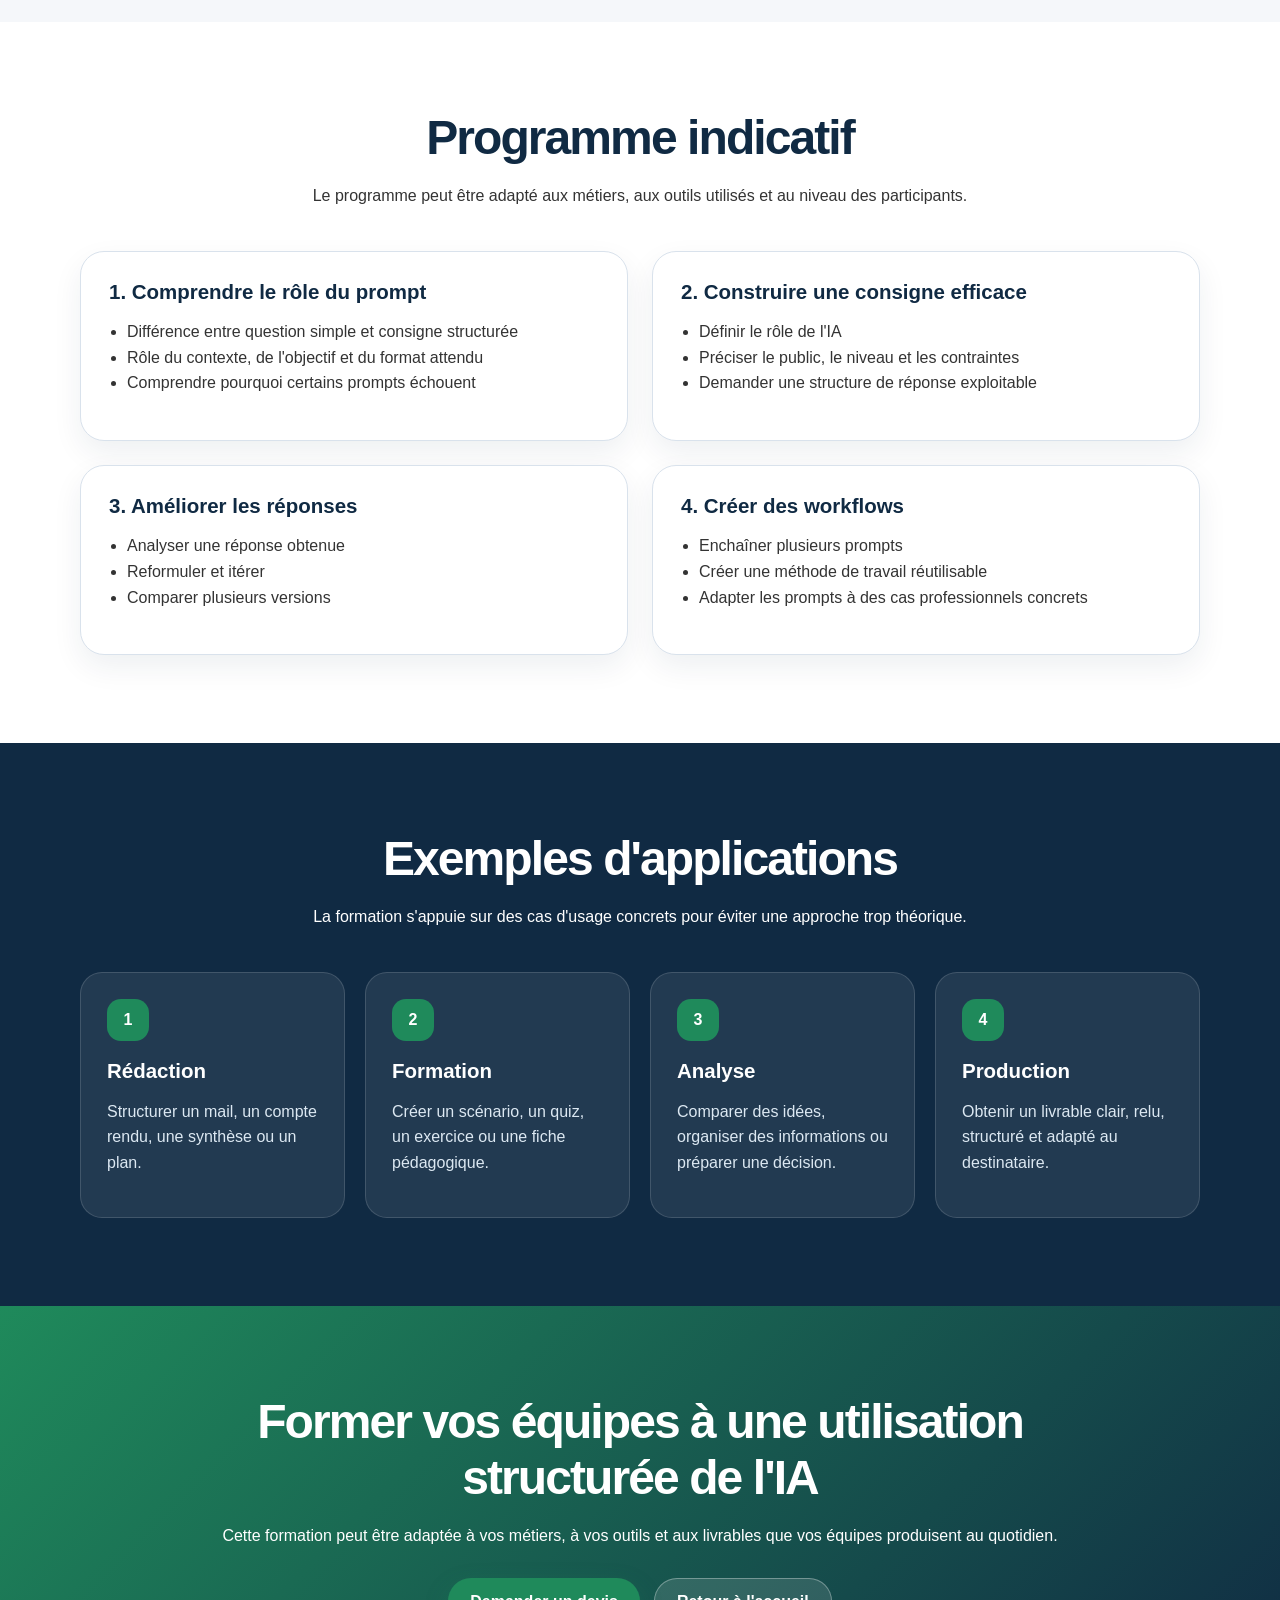
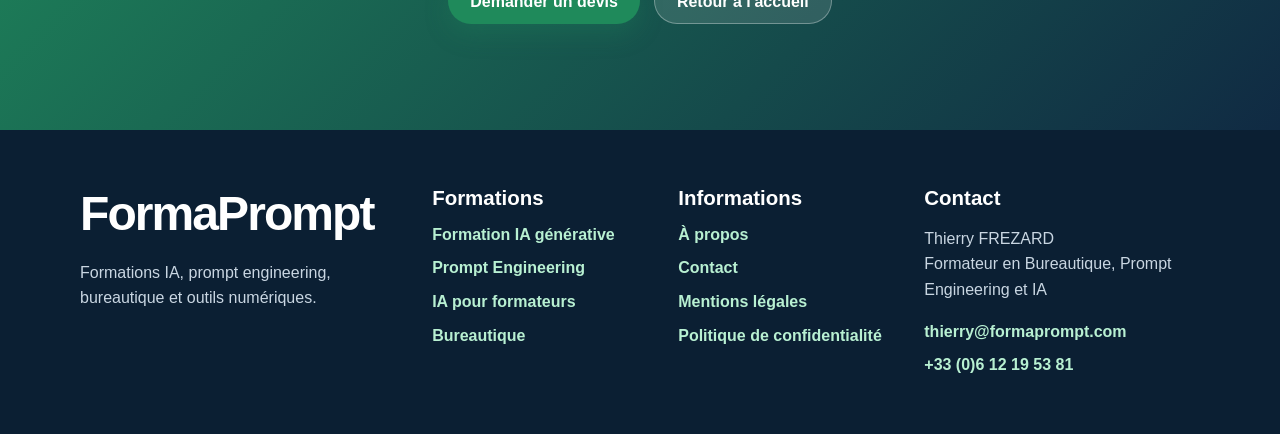
<file: prompt-engineering.html>
<!doctype html>
<html lang="fr">
<head>
  <meta charset="utf-8">
  <meta name="viewport" content="width=device-width, initial-scale=1">
  <title>Formation Prompt Engineering - FormaPrompt</title>
  <meta name="description" content="Formation prompt engineering pour apprendre à construire des prompts efficaces, contextualisés et réutilisables avec les outils d'IA générative.">
  <link rel="stylesheet" href="styles.css">
  <link rel="stylesheet" href="site-extra.css">
</head>
<body>
  <header class="site-header">
    <div class="container header-inner">
      <a class="logo" href="index.html" aria-label="Accueil FormaPrompt">FormaPrompt</a>
      <nav class="main-nav" aria-label="Navigation principale">
        <a href="formation-ia.html">Formations IA</a>
        <a href="prompt-engineering.html">Prompt Engineering</a>
        <a href="bureautique.html">Bureautique</a>
        <a href="ia-formateurs.html">IA pour formateurs</a>
        <a href="a-propos.html">À propos</a>
        <a href="contact.html">Contact</a>
      </nav>
      <a class="btn btn-primary header-cta" href="contact.html">Demander un devis</a>
    </div>
  </header>

  <main>
    <section class="hero section">
      <div class="container hero-grid">
        <div>
          <span class="logo-showcase"></span>
          <p class="eyebrow">Formation Prompt Engineering</p>
          <h1>Apprendre à construire des prompts efficaces et utiles</h1>
          <p class="hero-text">Le prompt engineering ne consiste pas à collectionner des formules toutes faites. Il s'agit d'apprendre à formuler une demande claire, contextualisée et exploitable pour obtenir de meilleurs résultats avec l'IA générative.</p>
          <p class="hero-text">Cette formation aide les participants à passer d'un usage intuitif de l'IA à une méthode de travail plus structurée.</p>
          <div class="hero-actions">
            <a class="btn btn-primary" href="contact.html">Demander le programme</a>
            <a class="btn btn-secondary" href="#programme">Voir le contenu</a>
          </div>
        </div>
        <div class="hero-card">
          <div class="hero-card-content">
            <span class="hero-icon">PE</span>
            <h2>Résultat attendu</h2>
            <p>Savoir créer, tester et améliorer des prompts adaptés à un objectif précis.</p>
          </div>
        </div>
      </div>
    </section>

    <section class="section section-light">
      <div class="container">
        <div class="section-heading">
          <h2>Pourquoi se former au prompt engineering ?</h2>
          <p>Un bon résultat dépend rarement d'une seule phrase. Il dépend surtout de la clarté du contexte, des contraintes, du rôle demandé à l'IA et du format attendu.</p>
        </div>
        <div class="cards three-columns">
          <article class="card"><h3>Clarifier ses demandes</h3><p>Transformer une idée vague en consigne précise, structurée et compréhensible.</p></article>
          <article class="card"><h3>Gagner en qualité</h3><p>Obtenir des réponses plus cohérentes, mieux organisées et mieux adaptées au besoin.</p></article>
          <article class="card"><h3>Construire des méthodes</h3><p>Créer des prompts réutilisables et des workflows applicables dans son activité.</p></article>
        </div>
      </div>
    </section>

    <section id="programme" class="section">
      <div class="container">
        <div class="section-heading">
          <h2>Programme indicatif</h2>
          <p>Le programme peut être adapté aux métiers, aux outils utilisés et au niveau des participants.</p>
        </div>
        <div class="cards two-columns">
          <article class="card training-card">
            <h3>1. Comprendre le rôle du prompt</h3>
            <ul><li>Différence entre question simple et consigne structurée</li><li>Rôle du contexte, de l'objectif et du format attendu</li><li>Comprendre pourquoi certains prompts échouent</li></ul>
          </article>
          <article class="card training-card">
            <h3>2. Construire une consigne efficace</h3>
            <ul><li>Définir le rôle de l'IA</li><li>Préciser le public, le niveau et les contraintes</li><li>Demander une structure de réponse exploitable</li></ul>
          </article>
          <article class="card training-card">
            <h3>3. Améliorer les réponses</h3>
            <ul><li>Analyser une réponse obtenue</li><li>Reformuler et itérer</li><li>Comparer plusieurs versions</li></ul>
          </article>
          <article class="card training-card">
            <h3>4. Créer des workflows</h3>
            <ul><li>Enchaîner plusieurs prompts</li><li>Créer une méthode de travail réutilisable</li><li>Adapter les prompts à des cas professionnels concrets</li></ul>
          </article>
        </div>
      </div>
    </section>

    <section class="section section-dark">
      <div class="container">
        <div class="section-heading narrow">
          <h2>Exemples d'applications</h2>
          <p>La formation s'appuie sur des cas d'usage concrets pour éviter une approche trop théorique.</p>
        </div>
        <div class="steps">
          <article class="step"><span>1</span><h3>Rédaction</h3><p>Structurer un mail, un compte rendu, une synthèse ou un plan.</p></article>
          <article class="step"><span>2</span><h3>Formation</h3><p>Créer un scénario, un quiz, un exercice ou une fiche pédagogique.</p></article>
          <article class="step"><span>3</span><h3>Analyse</h3><p>Comparer des idées, organiser des informations ou préparer une décision.</p></article>
          <article class="step"><span>4</span><h3>Production</h3><p>Obtenir un livrable clair, relu, structuré et adapté au destinataire.</p></article>
        </div>
      </div>
    </section>

    <section class="section cta-section">
      <div class="container cta-box">
        <h2>Former vos équipes à une utilisation structurée de l'IA</h2>
        <p>Cette formation peut être adaptée à vos métiers, à vos outils et aux livrables que vos équipes produisent au quotidien.</p>
        <div class="hero-actions centered">
          <a class="btn btn-primary" href="contact.html">Demander un devis</a>
          <a class="btn btn-secondary" href="index.html">Retour à l'accueil</a>
        </div>
      </div>
    </section>
  </main>

  <footer class="site-footer">
    <div class="container footer-grid">
      <div><h2>FormaPrompt</h2><p>Formations IA, prompt engineering, bureautique et outils numériques.</p></div>
      <div><h3>Formations</h3><a href="formation-ia.html">Formation IA générative</a><a href="prompt-engineering.html">Prompt Engineering</a><a href="ia-formateurs.html">IA pour formateurs</a><a href="bureautique.html">Bureautique</a></div>
      <div><h3>Informations</h3><a href="a-propos.html">À propos</a><a href="contact.html">Contact</a><a href="mentions-legales.html">Mentions légales</a><a href="politique-confidentialite.html">Politique de confidentialité</a></div>
      <div><h3>Contact</h3><p>Thierry FREZARD<br>Formateur en Bureautique, Prompt Engineering et IA</p><a href="mailto:thierry@formaprompt.com">thierry@formaprompt.com</a><a href="tel:+33612195381">+33 (0)6 12 19 53 81</a></div>
    </div>
  </footer>
</body>
</html>
</file>
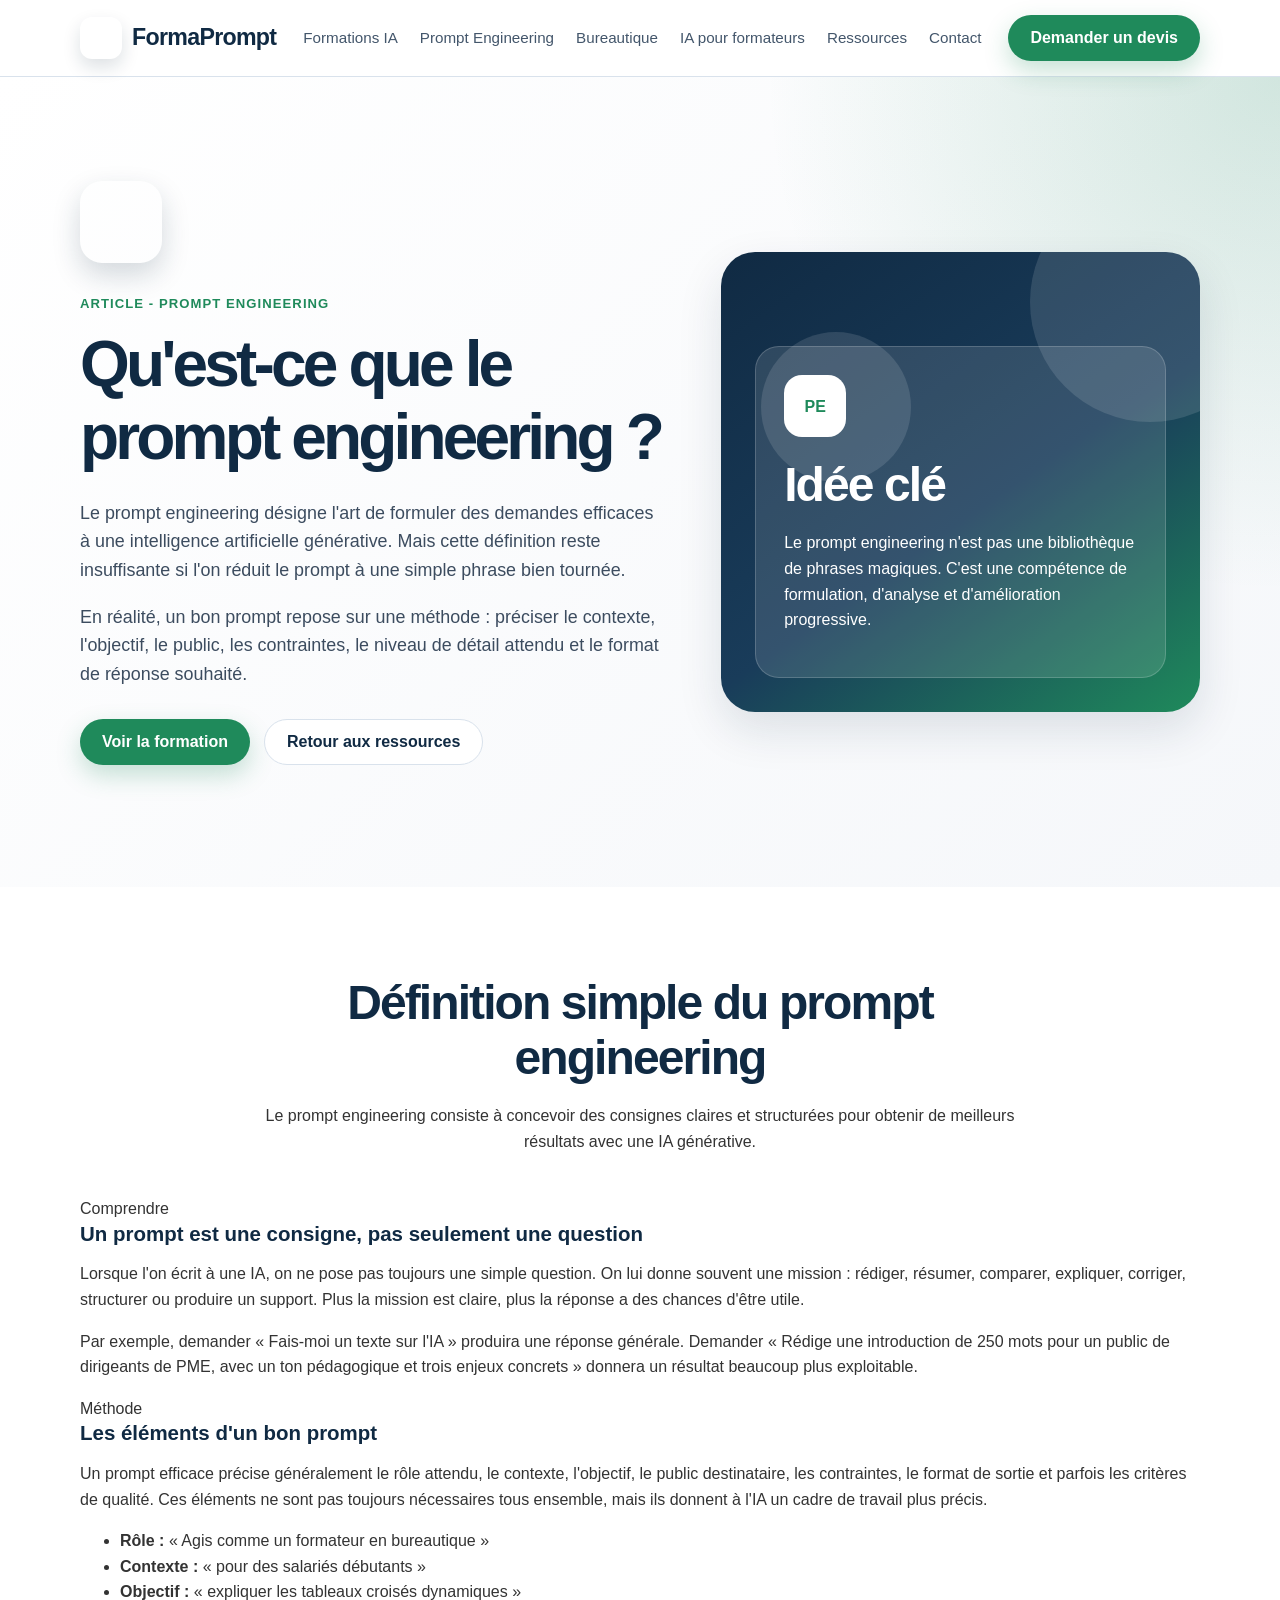
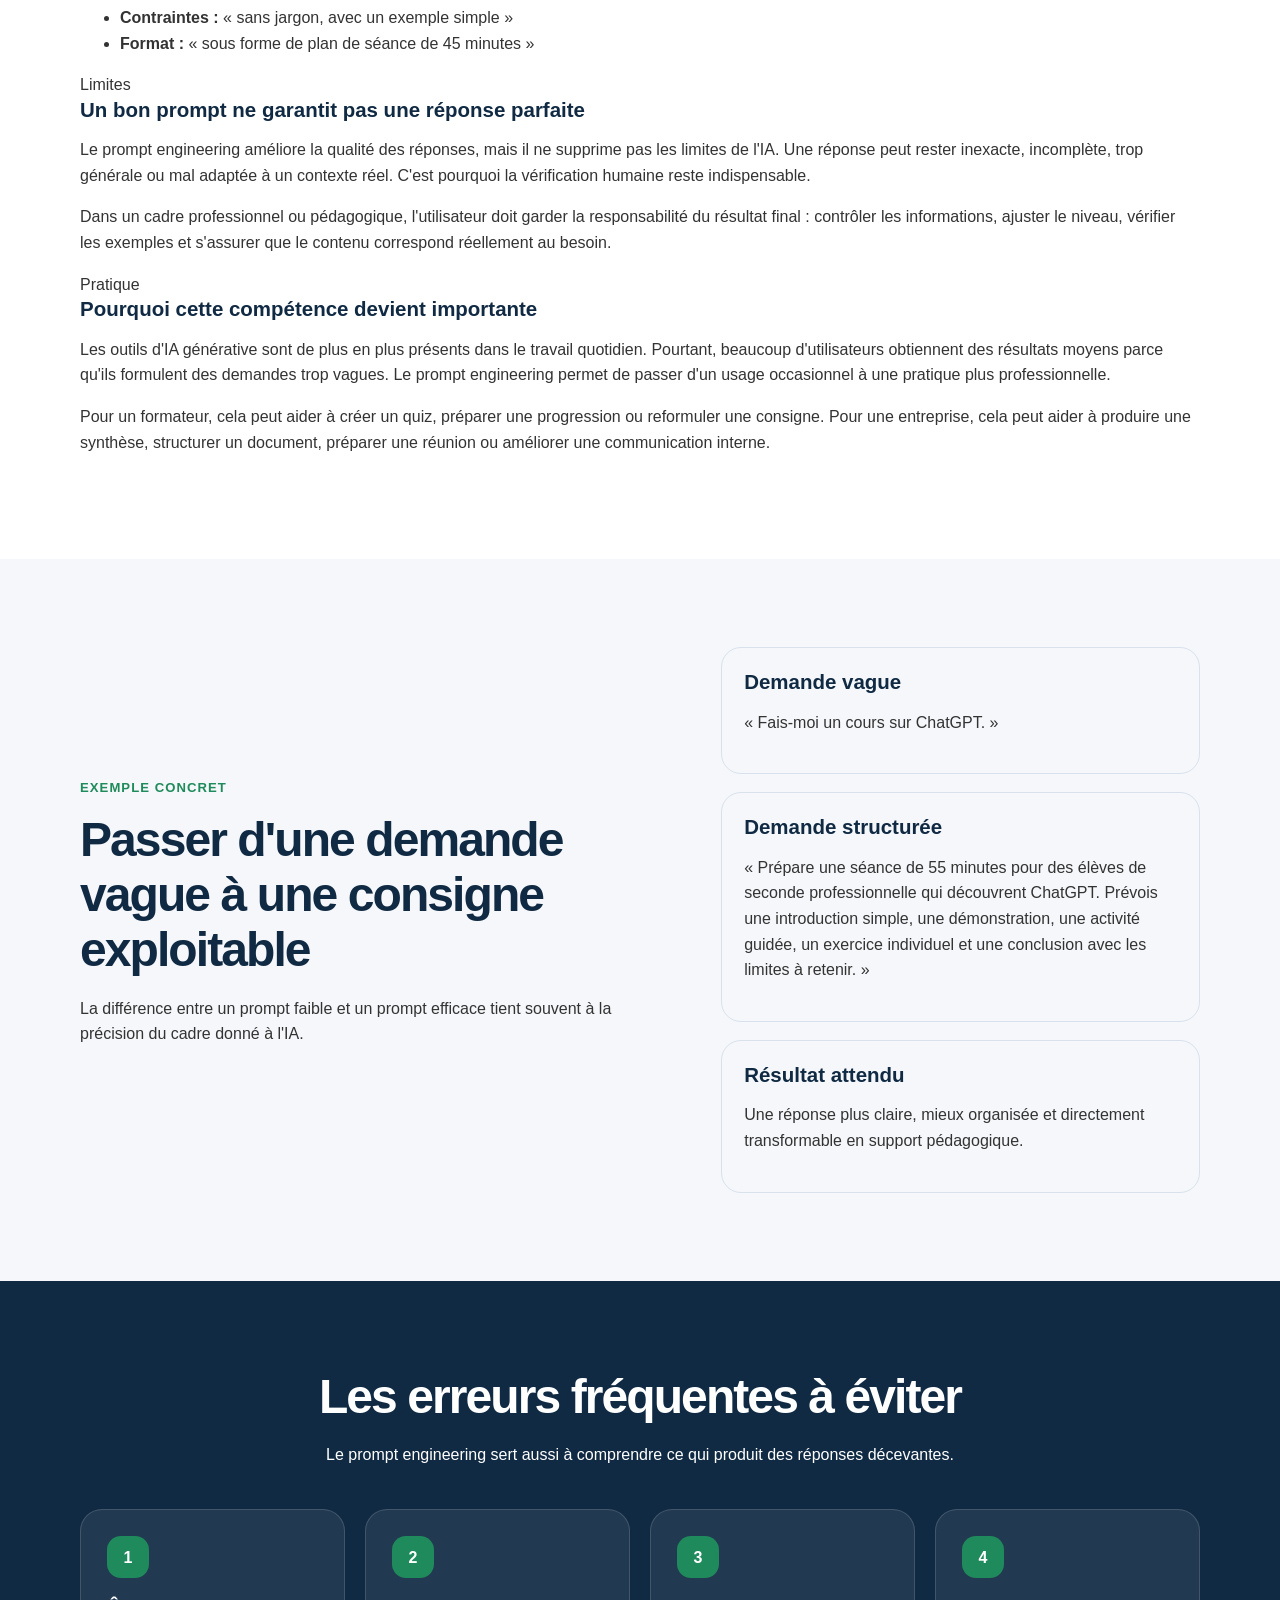
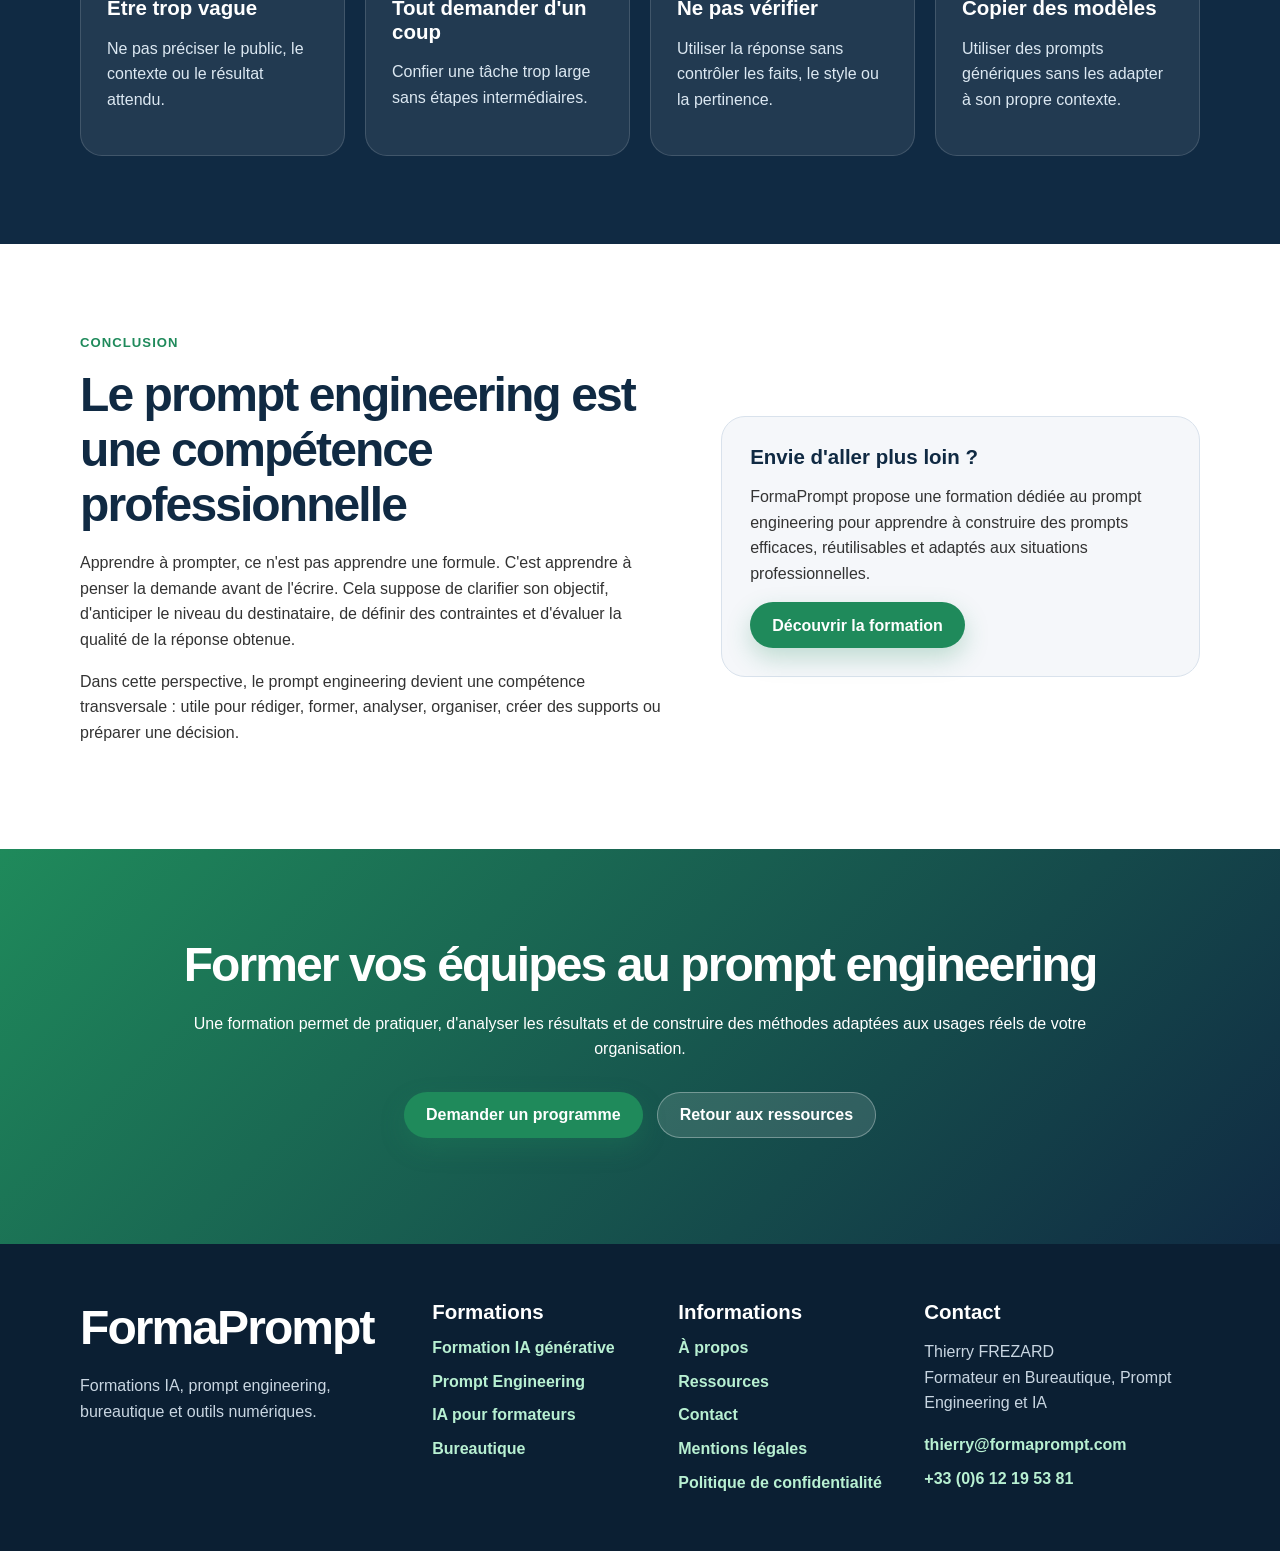
<file: qu-est-ce-que-le-prompt-engineering.html>
<!doctype html>
<html lang="fr">
<head>
  <meta charset="utf-8">
  <meta name="viewport" content="width=device-width, initial-scale=1">
  <title>Qu'est-ce que le prompt engineering ? - FormaPrompt</title>
  <meta name="description" content="Comprendre le prompt engineering : définition, méthode, exemples, erreurs fréquentes et intérêt pour les professionnels, formateurs et étudiants.">
  <link rel="stylesheet" href="styles.css">
  <link rel="stylesheet" href="site-extra.css">
</head>
<body>
  <header class="site-header">
    <div class="container header-inner">
      <a class="logo" href="index.html" aria-label="Accueil FormaPrompt">FormaPrompt</a>
      <nav class="main-nav" aria-label="Navigation principale">
        <a href="formation-ia.html">Formations IA</a>
        <a href="prompt-engineering.html">Prompt Engineering</a>
        <a href="bureautique.html">Bureautique</a>
        <a href="ia-formateurs.html">IA pour formateurs</a>
        <a href="ressources.html">Ressources</a>
        <a href="contact.html">Contact</a>
      </nav>
      <a class="btn btn-primary header-cta" href="contact.html">Demander un devis</a>
    </div>
  </header>

  <main>
    <section class="hero section">
      <div class="container hero-grid">
        <div>
          <span class="logo-showcase"></span>
          <p class="eyebrow">Article - Prompt Engineering</p>
          <h1>Qu'est-ce que le prompt engineering ?</h1>
          <p class="hero-text">Le prompt engineering désigne l'art de formuler des demandes efficaces à une intelligence artificielle générative. Mais cette définition reste insuffisante si l'on réduit le prompt à une simple phrase bien tournée.</p>
          <p class="hero-text">En réalité, un bon prompt repose sur une méthode : préciser le contexte, l'objectif, le public, les contraintes, le niveau de détail attendu et le format de réponse souhaité.</p>
          <div class="hero-actions">
            <a class="btn btn-primary" href="prompt-engineering.html">Voir la formation</a>
            <a class="btn btn-secondary" href="ressources.html">Retour aux ressources</a>
          </div>
        </div>
        <div class="hero-card">
          <div class="hero-card-content">
            <span class="hero-icon">PE</span>
            <h2>Idée clé</h2>
            <p>Le prompt engineering n'est pas une bibliothèque de phrases magiques. C'est une compétence de formulation, d'analyse et d'amélioration progressive.</p>
          </div>
        </div>
      </div>
    </section>

    <article class="section">
      <div class="container">
        <div class="section-heading narrow">
          <h2>Définition simple du prompt engineering</h2>
          <p>Le prompt engineering consiste à concevoir des consignes claires et structurées pour obtenir de meilleurs résultats avec une IA générative.</p>
        </div>
        <div class="program-list">
          <article>
            <span>Comprendre</span>
            <h3>Un prompt est une consigne, pas seulement une question</h3>
            <p>Lorsque l'on écrit à une IA, on ne pose pas toujours une simple question. On lui donne souvent une mission : rédiger, résumer, comparer, expliquer, corriger, structurer ou produire un support. Plus la mission est claire, plus la réponse a des chances d'être utile.</p>
            <p>Par exemple, demander « Fais-moi un texte sur l'IA » produira une réponse générale. Demander « Rédige une introduction de 250 mots pour un public de dirigeants de PME, avec un ton pédagogique et trois enjeux concrets » donnera un résultat beaucoup plus exploitable.</p>
          </article>
          <article>
            <span>Méthode</span>
            <h3>Les éléments d'un bon prompt</h3>
            <p>Un prompt efficace précise généralement le rôle attendu, le contexte, l'objectif, le public destinataire, les contraintes, le format de sortie et parfois les critères de qualité. Ces éléments ne sont pas toujours nécessaires tous ensemble, mais ils donnent à l'IA un cadre de travail plus précis.</p>
            <ul>
              <li><strong>Rôle :</strong> « Agis comme un formateur en bureautique »</li>
              <li><strong>Contexte :</strong> « pour des salariés débutants »</li>
              <li><strong>Objectif :</strong> « expliquer les tableaux croisés dynamiques »</li>
              <li><strong>Contraintes :</strong> « sans jargon, avec un exemple simple »</li>
              <li><strong>Format :</strong> « sous forme de plan de séance de 45 minutes »</li>
            </ul>
          </article>
          <article>
            <span>Limites</span>
            <h3>Un bon prompt ne garantit pas une réponse parfaite</h3>
            <p>Le prompt engineering améliore la qualité des réponses, mais il ne supprime pas les limites de l'IA. Une réponse peut rester inexacte, incomplète, trop générale ou mal adaptée à un contexte réel. C'est pourquoi la vérification humaine reste indispensable.</p>
            <p>Dans un cadre professionnel ou pédagogique, l'utilisateur doit garder la responsabilité du résultat final : contrôler les informations, ajuster le niveau, vérifier les exemples et s'assurer que le contenu correspond réellement au besoin.</p>
          </article>
          <article>
            <span>Pratique</span>
            <h3>Pourquoi cette compétence devient importante</h3>
            <p>Les outils d'IA générative sont de plus en plus présents dans le travail quotidien. Pourtant, beaucoup d'utilisateurs obtiennent des résultats moyens parce qu'ils formulent des demandes trop vagues. Le prompt engineering permet de passer d'un usage occasionnel à une pratique plus professionnelle.</p>
            <p>Pour un formateur, cela peut aider à créer un quiz, préparer une progression ou reformuler une consigne. Pour une entreprise, cela peut aider à produire une synthèse, structurer un document, préparer une réunion ou améliorer une communication interne.</p>
          </article>
        </div>
      </div>
    </article>

    <section class="section section-light">
      <div class="container split-grid">
        <div>
          <p class="eyebrow">Exemple concret</p>
          <h2>Passer d'une demande vague à une consigne exploitable</h2>
          <p>La différence entre un prompt faible et un prompt efficace tient souvent à la précision du cadre donné à l'IA.</p>
        </div>
        <div class="feature-list">
          <div><h3>Demande vague</h3><p>« Fais-moi un cours sur ChatGPT. »</p></div>
          <div><h3>Demande structurée</h3><p>« Prépare une séance de 55 minutes pour des élèves de seconde professionnelle qui découvrent ChatGPT. Prévois une introduction simple, une démonstration, une activité guidée, un exercice individuel et une conclusion avec les limites à retenir. »</p></div>
          <div><h3>Résultat attendu</h3><p>Une réponse plus claire, mieux organisée et directement transformable en support pédagogique.</p></div>
        </div>
      </div>
    </section>

    <section class="section section-dark">
      <div class="container">
        <div class="section-heading narrow">
          <h2>Les erreurs fréquentes à éviter</h2>
          <p>Le prompt engineering sert aussi à comprendre ce qui produit des réponses décevantes.</p>
        </div>
        <div class="steps">
          <article class="step"><span>1</span><h3>Être trop vague</h3><p>Ne pas préciser le public, le contexte ou le résultat attendu.</p></article>
          <article class="step"><span>2</span><h3>Tout demander d'un coup</h3><p>Confier une tâche trop large sans étapes intermédiaires.</p></article>
          <article class="step"><span>3</span><h3>Ne pas vérifier</h3><p>Utiliser la réponse sans contrôler les faits, le style ou la pertinence.</p></article>
          <article class="step"><span>4</span><h3>Copier des modèles</h3><p>Utiliser des prompts génériques sans les adapter à son propre contexte.</p></article>
        </div>
      </div>
    </section>

    <section class="section">
      <div class="container split-grid">
        <div>
          <p class="eyebrow">Conclusion</p>
          <h2>Le prompt engineering est une compétence professionnelle</h2>
          <p>Apprendre à prompter, ce n'est pas apprendre une formule. C'est apprendre à penser la demande avant de l'écrire. Cela suppose de clarifier son objectif, d'anticiper le niveau du destinataire, de définir des contraintes et d'évaluer la qualité de la réponse obtenue.</p>
          <p>Dans cette perspective, le prompt engineering devient une compétence transversale : utile pour rédiger, former, analyser, organiser, créer des supports ou préparer une décision.</p>
        </div>
        <div class="contact-card">
          <h3>Envie d'aller plus loin ?</h3>
          <p>FormaPrompt propose une formation dédiée au prompt engineering pour apprendre à construire des prompts efficaces, réutilisables et adaptés aux situations professionnelles.</p>
          <a class="btn btn-primary" href="prompt-engineering.html">Découvrir la formation</a>
        </div>
      </div>
    </section>

    <section class="section cta-section">
      <div class="container cta-box">
        <h2>Former vos équipes au prompt engineering</h2>
        <p>Une formation permet de pratiquer, d'analyser les résultats et de construire des méthodes adaptées aux usages réels de votre organisation.</p>
        <div class="hero-actions centered">
          <a class="btn btn-primary" href="contact.html">Demander un programme</a>
          <a class="btn btn-secondary" href="ressources.html">Retour aux ressources</a>
        </div>
      </div>
    </section>
  </main>

  <footer class="site-footer">
    <div class="container footer-grid">
      <div><h2>FormaPrompt</h2><p>Formations IA, prompt engineering, bureautique et outils numériques.</p></div>
      <div><h3>Formations</h3><a href="formation-ia.html">Formation IA générative</a><a href="prompt-engineering.html">Prompt Engineering</a><a href="ia-formateurs.html">IA pour formateurs</a><a href="bureautique.html">Bureautique</a></div>
      <div><h3>Informations</h3><a href="a-propos.html">À propos</a><a href="ressources.html">Ressources</a><a href="contact.html">Contact</a><a href="mentions-legales.html">Mentions légales</a><a href="politique-confidentialite.html">Politique de confidentialité</a></div>
      <div><h3>Contact</h3><p>Thierry FREZARD<br>Formateur en Bureautique, Prompt Engineering et IA</p><a href="mailto:thierry@formaprompt.com">thierry@formaprompt.com</a><a href="tel:+33612195381">+33 (0)6 12 19 53 81</a></div>
    </div>
  </footer>
</body>
</html>
</file>
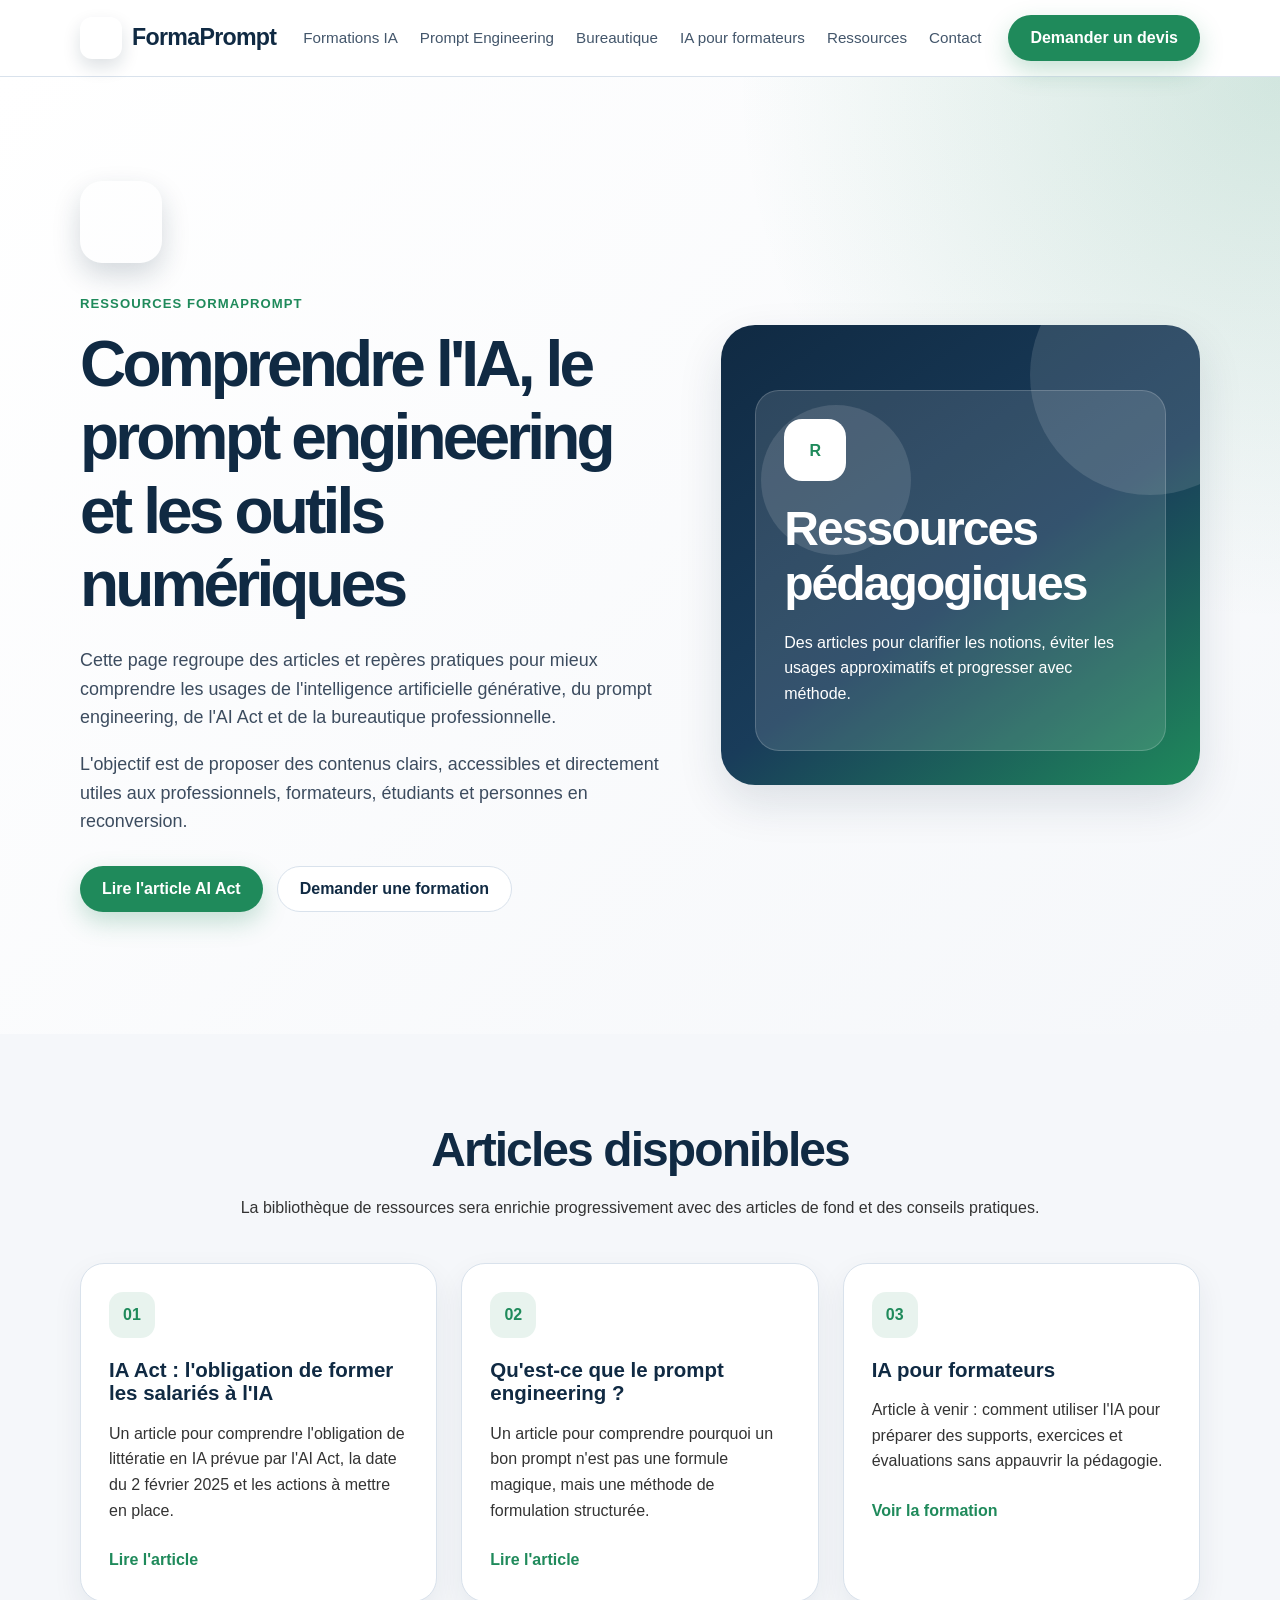
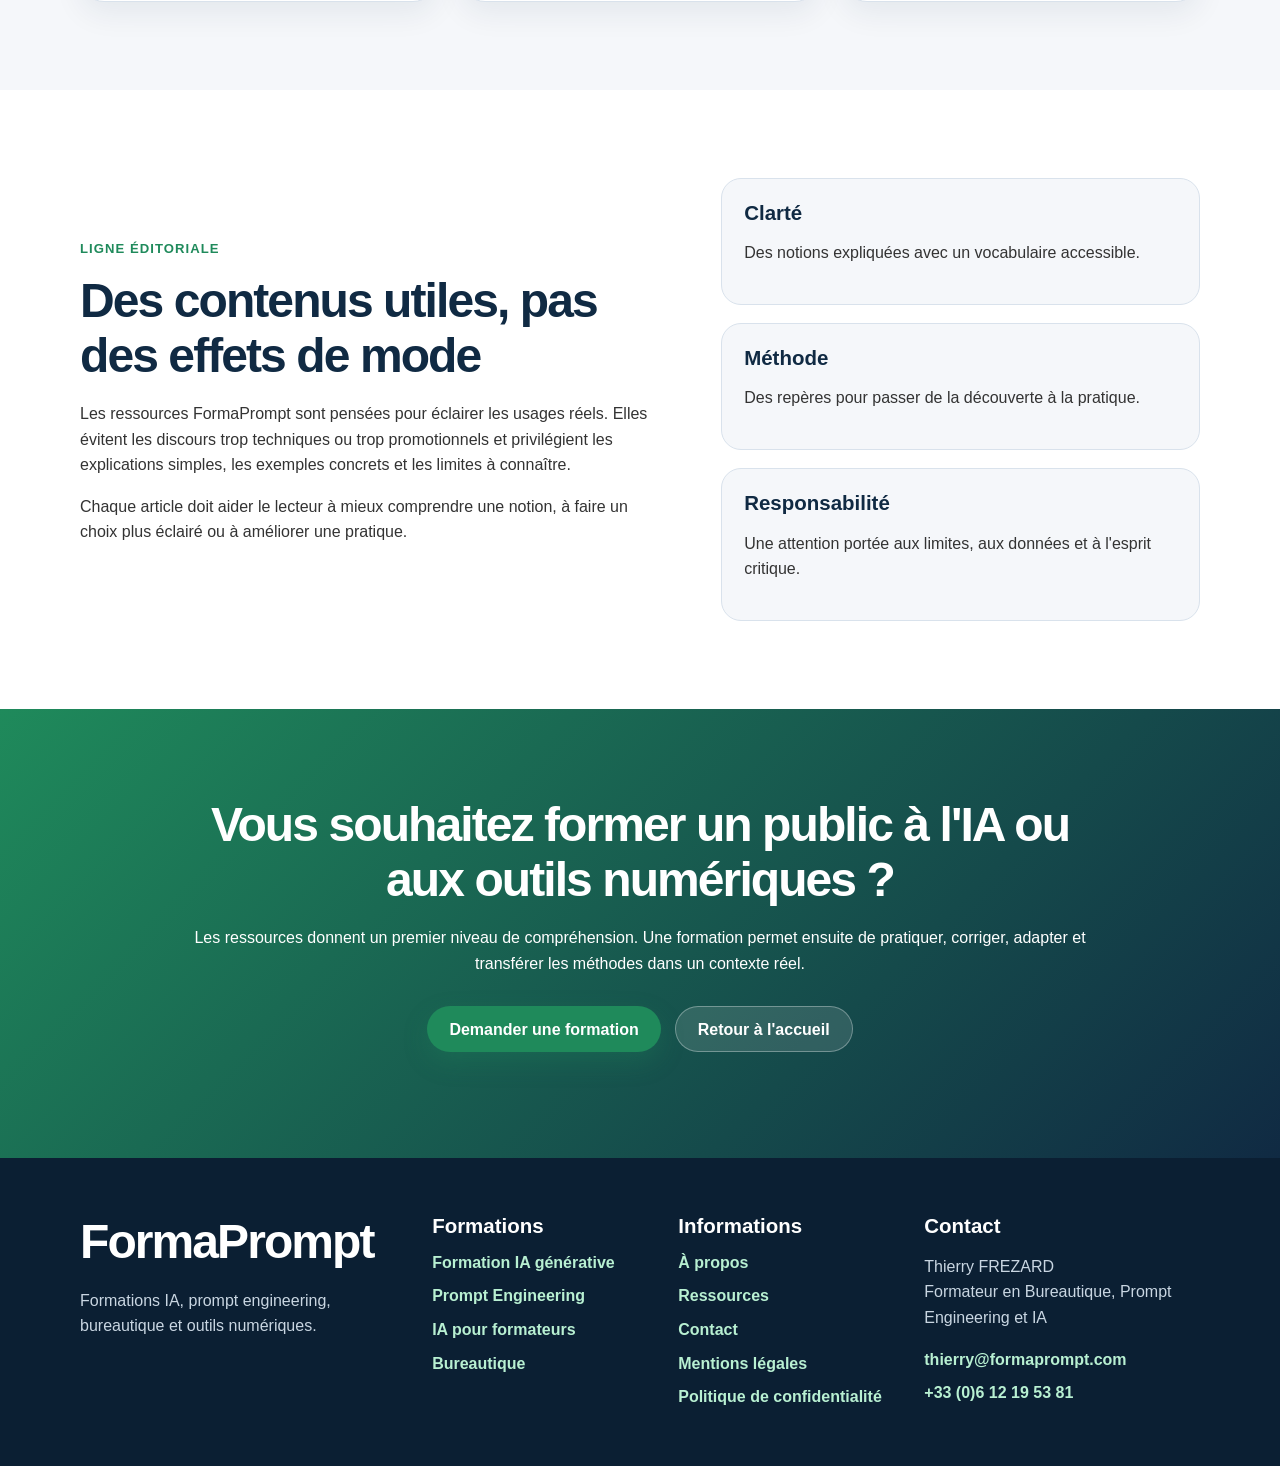
<file: ressources.html>
<!doctype html>
<html lang="fr">
<head>
  <meta charset="utf-8">
  <meta name="viewport" content="width=device-width, initial-scale=1">
  <title>Ressources IA, prompt engineering et bureautique - FormaPrompt</title>
  <meta name="description" content="Ressources FormaPrompt pour comprendre l'IA générative, le prompt engineering, l'AI Act, la bureautique et les usages numériques professionnels.">
  <link rel="stylesheet" href="styles.css">
  <link rel="stylesheet" href="site-extra.css">
</head>
<body>
  <header class="site-header">
    <div class="container header-inner">
      <a class="logo" href="index.html" aria-label="Accueil FormaPrompt">FormaPrompt</a>
      <nav class="main-nav" aria-label="Navigation principale">
        <a href="formation-ia.html">Formations IA</a>
        <a href="prompt-engineering.html">Prompt Engineering</a>
        <a href="bureautique.html">Bureautique</a>
        <a href="ia-formateurs.html">IA pour formateurs</a>
        <a href="ressources.html">Ressources</a>
        <a href="contact.html">Contact</a>
      </nav>
      <a class="btn btn-primary header-cta" href="contact.html">Demander un devis</a>
    </div>
  </header>

  <main>
    <section class="hero section">
      <div class="container hero-grid">
        <div>
          <span class="logo-showcase"></span>
          <p class="eyebrow">Ressources FormaPrompt</p>
          <h1>Comprendre l'IA, le prompt engineering et les outils numériques</h1>
          <p class="hero-text">Cette page regroupe des articles et repères pratiques pour mieux comprendre les usages de l'intelligence artificielle générative, du prompt engineering, de l'AI Act et de la bureautique professionnelle.</p>
          <p class="hero-text">L'objectif est de proposer des contenus clairs, accessibles et directement utiles aux professionnels, formateurs, étudiants et personnes en reconversion.</p>
          <div class="hero-actions">
            <a class="btn btn-primary" href="ia-act-obligation-former-salaries-ia.html">Lire l'article AI Act</a>
            <a class="btn btn-secondary" href="contact.html">Demander une formation</a>
          </div>
        </div>
        <div class="hero-card">
          <div class="hero-card-content">
            <span class="hero-icon">R</span>
            <h2>Ressources pédagogiques</h2>
            <p>Des articles pour clarifier les notions, éviter les usages approximatifs et progresser avec méthode.</p>
          </div>
        </div>
      </div>
    </section>

    <section class="section section-light">
      <div class="container">
        <div class="section-heading">
          <h2>Articles disponibles</h2>
          <p>La bibliothèque de ressources sera enrichie progressivement avec des articles de fond et des conseils pratiques.</p>
        </div>
        <div class="cards three-columns">
          <article class="card">
            <span class="card-icon">01</span>
            <h3>IA Act : l'obligation de former les salariés à l'IA</h3>
            <p>Un article pour comprendre l'obligation de littératie en IA prévue par l'AI Act, la date du 2 février 2025 et les actions à mettre en place.</p>
            <a href="ia-act-obligation-former-salaries-ia.html">Lire l'article</a>
          </article>
          <article class="card">
            <span class="card-icon">02</span>
            <h3>Qu'est-ce que le prompt engineering ?</h3>
            <p>Un article pour comprendre pourquoi un bon prompt n'est pas une formule magique, mais une méthode de formulation structurée.</p>
            <a href="qu-est-ce-que-le-prompt-engineering.html">Lire l'article</a>
          </article>
          <article class="card">
            <span class="card-icon">03</span>
            <h3>IA pour formateurs</h3>
            <p>Article à venir : comment utiliser l'IA pour préparer des supports, exercices et évaluations sans appauvrir la pédagogie.</p>
            <a href="ia-formateurs.html">Voir la formation</a>
          </article>
        </div>
      </div>
    </section>

    <section class="section">
      <div class="container split-grid">
        <div>
          <p class="eyebrow">Ligne éditoriale</p>
          <h2>Des contenus utiles, pas des effets de mode</h2>
          <p>Les ressources FormaPrompt sont pensées pour éclairer les usages réels. Elles évitent les discours trop techniques ou trop promotionnels et privilégient les explications simples, les exemples concrets et les limites à connaître.</p>
          <p>Chaque article doit aider le lecteur à mieux comprendre une notion, à faire un choix plus éclairé ou à améliorer une pratique.</p>
        </div>
        <div class="feature-list">
          <div><h3>Clarté</h3><p>Des notions expliquées avec un vocabulaire accessible.</p></div>
          <div><h3>Méthode</h3><p>Des repères pour passer de la découverte à la pratique.</p></div>
          <div><h3>Responsabilité</h3><p>Une attention portée aux limites, aux données et à l'esprit critique.</p></div>
        </div>
      </div>
    </section>

    <section class="section cta-section">
      <div class="container cta-box">
        <h2>Vous souhaitez former un public à l'IA ou aux outils numériques ?</h2>
        <p>Les ressources donnent un premier niveau de compréhension. Une formation permet ensuite de pratiquer, corriger, adapter et transférer les méthodes dans un contexte réel.</p>
        <div class="hero-actions centered">
          <a class="btn btn-primary" href="contact.html">Demander une formation</a>
          <a class="btn btn-secondary" href="index.html">Retour à l'accueil</a>
        </div>
      </div>
    </section>
  </main>

  <footer class="site-footer">
    <div class="container footer-grid">
      <div><h2>FormaPrompt</h2><p>Formations IA, prompt engineering, bureautique et outils numériques.</p></div>
      <div><h3>Formations</h3><a href="formation-ia.html">Formation IA générative</a><a href="prompt-engineering.html">Prompt Engineering</a><a href="ia-formateurs.html">IA pour formateurs</a><a href="bureautique.html">Bureautique</a></div>
      <div><h3>Informations</h3><a href="a-propos.html">À propos</a><a href="ressources.html">Ressources</a><a href="contact.html">Contact</a><a href="mentions-legales.html">Mentions légales</a><a href="politique-confidentialite.html">Politique de confidentialité</a></div>
      <div><h3>Contact</h3><p>Thierry FREZARD<br>Formateur en Bureautique, Prompt Engineering et IA</p><a href="mailto:thierry@formaprompt.com">thierry@formaprompt.com</a><a href="tel:+33612195381">+33 (0)6 12 19 53 81</a></div>
    </div>
  </footer>
</body>
</html>
</file>
<file: styles.css>
:root {
  --green: #1f8a5b;
  --green-dark: #146241;
  --blue-night: #102a43;
  --blue-soft: #dce8f2;
  --gray-bg: #f5f7fa;
  --gray-text: #333333;
  --white: #ffffff;
  --border: #d9e2ec;
  --shadow: 0 18px 45px rgba(16, 42, 67, 0.12);
}

* {
  box-sizing: border-box;
}

html {
  scroll-behavior: smooth;
}

body {
  margin: 0;
  font-family: Arial, Helvetica, sans-serif;
  color: var(--gray-text);
  background: var(--white);
  line-height: 1.6;
}

a {
  color: inherit;
  text-decoration: none;
}

.container {
  width: min(1120px, calc(100% - 40px));
  margin: 0 auto;
}

.site-header {
  position: sticky;
  top: 0;
  z-index: 50;
  background: rgba(255, 255, 255, 0.94);
  border-bottom: 1px solid var(--border);
  backdrop-filter: blur(12px);
}

.header-inner {
  min-height: 76px;
  display: flex;
  align-items: center;
  justify-content: space-between;
  gap: 24px;
}

.logo {
  font-size: 1.45rem;
  font-weight: 800;
  color: var(--blue-night);
  letter-spacing: -0.03em;
}

.logo::first-letter {
  color: var(--green);
}

.main-nav {
  display: flex;
  gap: 22px;
  align-items: center;
  font-size: 0.95rem;
  color: #43566b;
}

.main-nav a:hover {
  color: var(--green);
}

.btn {
  display: inline-flex;
  align-items: center;
  justify-content: center;
  min-height: 46px;
  padding: 0 22px;
  border-radius: 999px;
  font-weight: 700;
  transition: transform 0.2s ease, box-shadow 0.2s ease, background 0.2s ease;
}

.btn:hover {
  transform: translateY(-2px);
}

.btn-primary {
  color: var(--white);
  background: var(--green);
  box-shadow: 0 10px 24px rgba(31, 138, 91, 0.25);
}

.btn-primary:hover {
  background: var(--green-dark);
}

.btn-secondary {
  color: var(--blue-night);
  background: var(--white);
  border: 1px solid var(--border);
}

.section {
  padding: 88px 0;
}

.section-light {
  background: var(--gray-bg);
}

.section-dark {
  color: var(--white);
  background: var(--blue-night);
}

.hero {
  padding: 104px 0;
  background: radial-gradient(circle at top right, rgba(31, 138, 91, 0.18), transparent 34%), linear-gradient(135deg, #ffffff 0%, #f5f7fa 100%);
}

.hero-grid,
.split-grid {
  display: grid;
  grid-template-columns: 1.1fr 0.9fr;
  gap: 56px;
  align-items: center;
}

.eyebrow {
  margin: 0 0 14px;
  color: var(--green);
  font-weight: 800;
  text-transform: uppercase;
  letter-spacing: 0.08em;
  font-size: 0.82rem;
}

h1,
h2,
h3 {
  color: var(--blue-night);
  line-height: 1.15;
  margin-top: 0;
}

.section-dark h2,
.section-dark h3 {
  color: var(--white);
}

h1 {
  font-size: clamp(2.4rem, 5vw, 4.6rem);
  letter-spacing: -0.06em;
  margin-bottom: 24px;
}

h2 {
  font-size: clamp(2rem, 4vw, 3rem);
  letter-spacing: -0.04em;
  margin-bottom: 18px;
}

h3 {
  font-size: 1.28rem;
  margin-bottom: 12px;
}

.hero-text {
  font-size: 1.12rem;
  max-width: 720px;
  color: #3c4c5f;
}

.hero-actions {
  display: flex;
  gap: 14px;
  flex-wrap: wrap;
  margin: 30px 0 18px;
}

.hero-actions.centered {
  justify-content: center;
}

.trust-line {
  color: #5b6b7c;
  font-size: 0.95rem;
  margin-bottom: 0;
}

.hero-card {
  min-height: 460px;
  border-radius: 34px;
  background: linear-gradient(145deg, var(--blue-night), #193c5a 55%, var(--green));
  box-shadow: var(--shadow);
  display: flex;
  align-items: end;
  padding: 34px;
  overflow: hidden;
  position: relative;
}

.hero-card::before,
.hero-card::after {
  content: "";
  position: absolute;
  border-radius: 999px;
  background: rgba(255, 255, 255, 0.12);
}

.hero-card::before {
  width: 240px;
  height: 240px;
  top: -70px;
  right: -70px;
}

.hero-card::after {
  width: 150px;
  height: 150px;
  left: 40px;
  top: 80px;
}

.hero-card-content {
  position: relative;
  z-index: 2;
  padding: 28px;
  border-radius: 24px;
  color: var(--white);
  background: rgba(255, 255, 255, 0.12);
  border: 1px solid rgba(255, 255, 255, 0.18);
}

.hero-card-content h2,
.hero-card-content p {
  color: var(--white);
}

.hero-icon {
  display: inline-flex;
  width: 62px;
  height: 62px;
  align-items: center;
  justify-content: center;
  margin-bottom: 20px;
  border-radius: 18px;
  background: var(--white);
  color: var(--green);
  font-weight: 900;
}

.section-heading {
  max-width: 860px;
  margin: 0 auto 42px;
  text-align: center;
}

.section-heading.narrow {
  max-width: 800px;
}

.cards {
  display: grid;
  gap: 24px;
}

.three-columns {
  grid-template-columns: repeat(3, 1fr);
}

.two-columns {
  grid-template-columns: repeat(2, 1fr);
}

.audience-grid {
  grid-template-columns: repeat(5, 1fr);
}

.card {
  background: var(--white);
  border: 1px solid var(--border);
  border-radius: 24px;
  padding: 28px;
  box-shadow: 0 12px 30px rgba(16, 42, 67, 0.07);
}

.card.compact {
  padding: 24px;
}

.card-icon {
  display: inline-flex;
  align-items: center;
  justify-content: center;
  width: 46px;
  height: 46px;
  margin-bottom: 20px;
  border-radius: 14px;
  color: var(--green);
  background: rgba(31, 138, 91, 0.1);
  font-weight: 900;
}

.card a,
.site-footer a {
  display: inline-block;
  color: var(--green);
  font-weight: 700;
  margin-top: 8px;
}

.training-card ul {
  padding-left: 18px;
}

.steps {
  display: grid;
  grid-template-columns: repeat(4, 1fr);
  gap: 20px;
}

.step {
  padding: 26px;
  border-radius: 22px;
  background: rgba(255, 255, 255, 0.08);
  border: 1px solid rgba(255, 255, 255, 0.14);
}

.step span {
  display: inline-flex;
  width: 42px;
  height: 42px;
  align-items: center;
  justify-content: center;
  margin-bottom: 18px;
  border-radius: 14px;
  background: var(--green);
  color: var(--white);
  font-weight: 900;
}

.step p {
  color: #dce8f2;
}

.feature-list {
  display: grid;
  gap: 18px;
}

.feature-list div {
  padding: 22px;
  border-radius: 20px;
  background: var(--gray-bg);
  border: 1px solid var(--border);
}

.section-dark .feature-list div {
  background: rgba(255, 255, 255, 0.96);
  border-color: rgba(255, 255, 255, 0.9);
}

.section-dark .feature-list h3 {
  color: var(--blue-night);
}

.section-dark .feature-list p {
  color: #3c4c5f;
}

.cta-section {
  background: linear-gradient(135deg, var(--green), var(--blue-night));
}

.cta-box {
  color: var(--white);
  text-align: center;
  max-width: 920px;
}

.cta-box h2,
.cta-box p {
  color: var(--white);
}

.cta-box .btn-secondary {
  background: rgba(255, 255, 255, 0.12);
  color: var(--white);
  border-color: rgba(255, 255, 255, 0.32);
}

.site-footer {
  padding: 56px 0;
  color: #c9d6e2;
  background: #0b1f33;
}

.site-footer h2,
.site-footer h3 {
  color: var(--white);
}

.footer-grid {
  display: grid;
  grid-template-columns: 1.5fr 1fr 1fr 1.3fr;
  gap: 34px;
}

.site-footer a {
  display: block;
  margin: 8px 0 0;
  color: #b8f0d2;
}

@media (max-width: 980px) {
  .main-nav,
  .header-cta {
    display: none;
  }

  .hero-grid,
  .split-grid,
  .two-columns,
  .three-columns,
  .audience-grid,
  .steps,
  .footer-grid {
    grid-template-columns: 1fr;
  }

  .hero {
    padding: 76px 0;
  }

  .section {
    padding: 68px 0;
  }

  .hero-card {
    min-height: 340px;
  }
}

@media (max-width: 560px) {
  .container {
    width: min(100% - 28px, 1120px);
  }

  h1 {
    font-size: 2.35rem;
  }

  h2 {
    font-size: 1.9rem;
  }

  .btn {
    width: 100%;
  }

  .hero-card {
    padding: 20px;
  }
}
</file>
<file: site-extra.css>
/* Compléments visuels FormaPrompt : logo et pages internes */
:root {
  --logo-url: url("[data-uri]...trimmed...");
}

.logo {
  display: inline-flex;
  align-items: center;
  gap: 10px;
}

.logo::before {
  content: "";
  width: 42px;
  height: 42px;
  flex: 0 0 42px;
  border-radius: 12px;
  background-image: var(--logo-url);
  background-size: cover;
  background-position: center;
  box-shadow: 0 8px 18px rgba(16, 42, 67, 0.14);
}

.logo-showcase {
  display: inline-flex;
  width: 82px;
  height: 82px;
  margin-bottom: 22px;
  border-radius: 22px;
  background-image: var(--logo-url);
  background-size: cover;
  background-position: center;
  box-shadow: 0 12px 28px rgba(16, 42, 67, 0.18);
}

.form-box {
  padding: 34px;
  border-radius: 26px;
  background: var(--white);
  border: 1px solid var(--border);
  box-shadow: var(--shadow);
}

.form-row {
  display: flex;
  flex-direction: column;
  margin-bottom: 22px;
}

.form-row label {
  margin-bottom: 8px;
  font-weight: 700;
  color: var(--blue-night);
}

.form-row input,
.form-row select,
.form-row textarea {
  width: 100%;
  padding: 14px 16px;
  border-radius: 14px;
  border: 1px solid var(--border);
  background: #ffffff;
  font-size: 1rem;
  font-family: inherit;
  transition: border-color 0.2s ease, box-shadow 0.2s ease;
}

.form-row input:focus,
.form-row select:focus,
.form-row textarea:focus {
  outline: none;
  border-color: var(--green);
  box-shadow: 0 0 0 4px rgba(31, 138, 91, 0.12);
}

.two-fields {
  display: grid;
  grid-template-columns: 1fr 1fr;
  gap: 18px;
}

.checkbox-row {
  flex-direction: row;
  align-items: flex-start;
}

.checkbox-row label {
  display: flex;
  gap: 12px;
  font-weight: 400;
  line-height: 1.5;
}

.checkbox-row input {
  width: auto;
  margin-top: 3px;
}

.form-submit {
  width: 100%;
  border: none;
  cursor: pointer;
  font-size: 1rem;
}

.form-note {
  margin-top: 16px;
  color: #6b7c8f;
  font-size: 0.92rem;
}

.contact-grid {
  display: grid;
  grid-template-columns: 0.95fr 1.05fr;
  gap: 40px;
  align-items: start;
}

.contact-card {
  padding: 28px;
  border-radius: 24px;
  background: var(--gray-bg);
  border: 1px solid var(--border);
}

@media (max-width: 980px) {
  .contact-grid,
  .two-fields {
    grid-template-columns: 1fr;
  }
}
</file>
